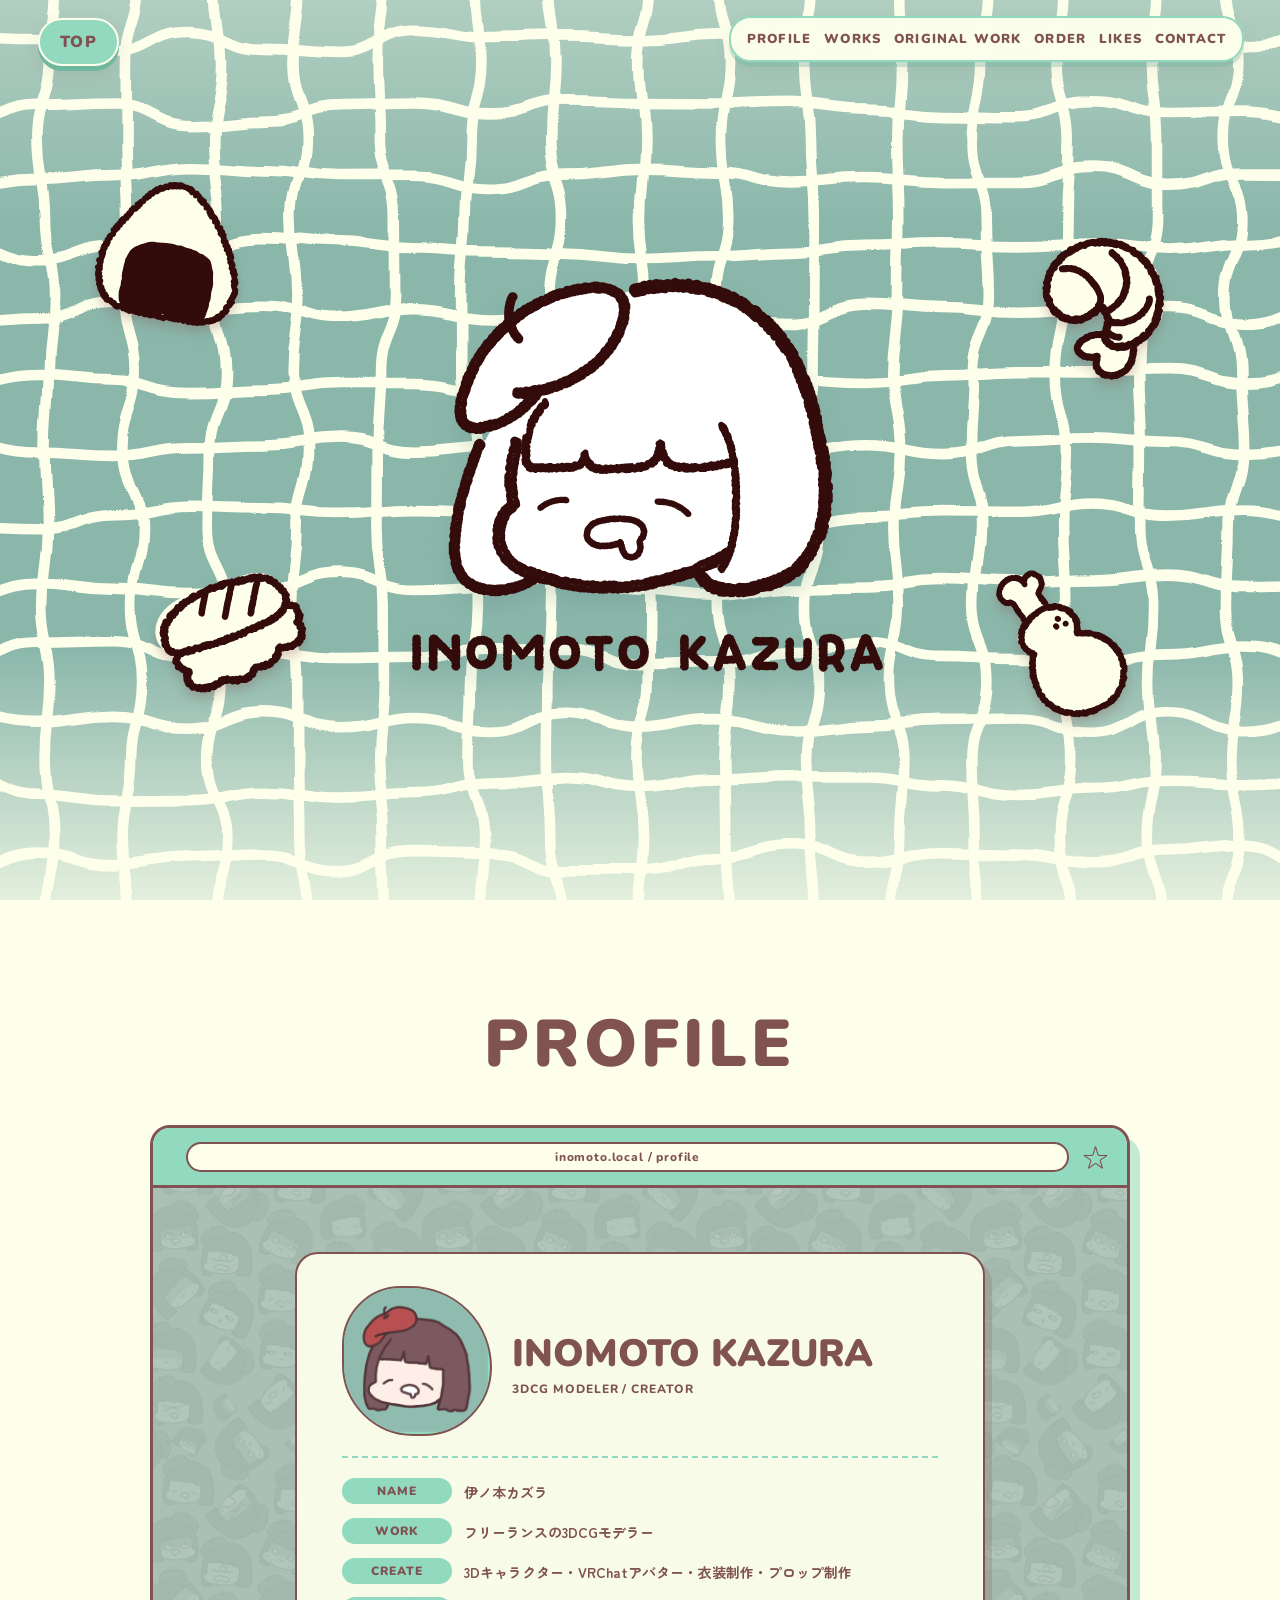
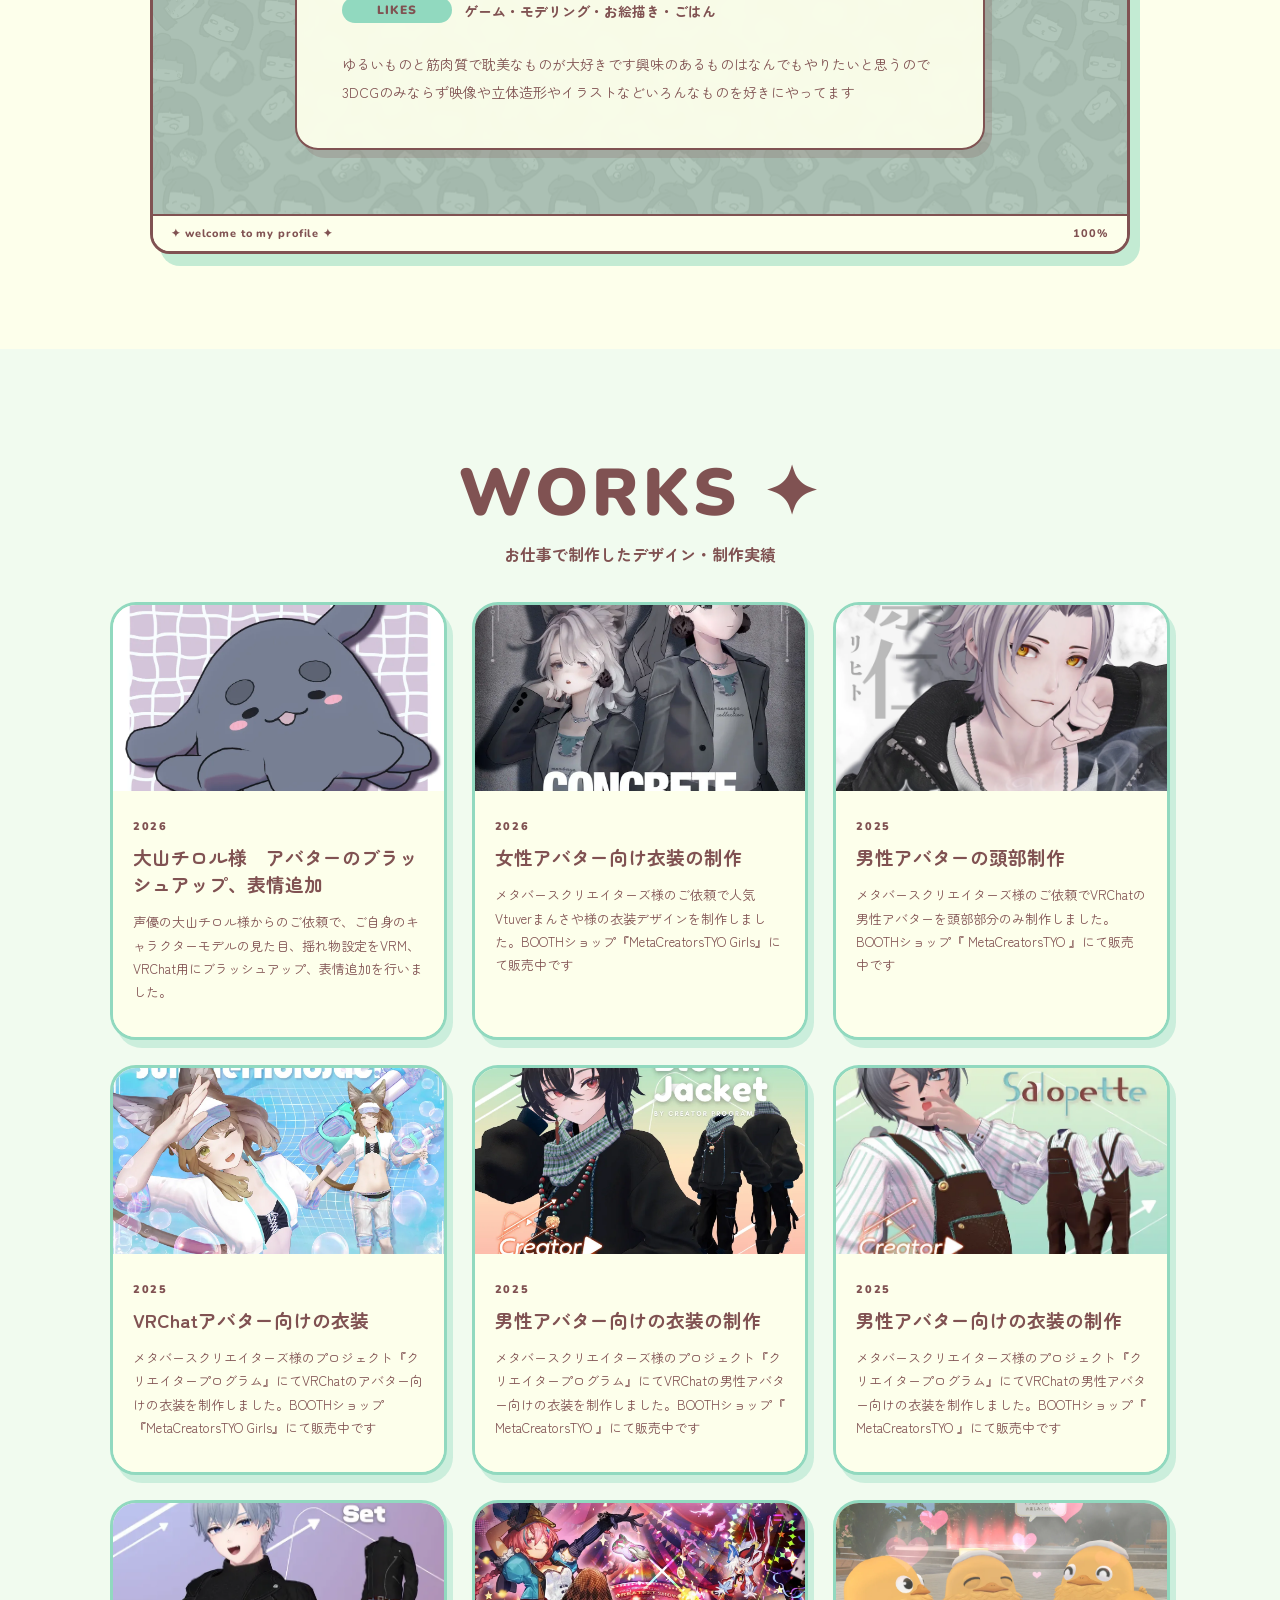
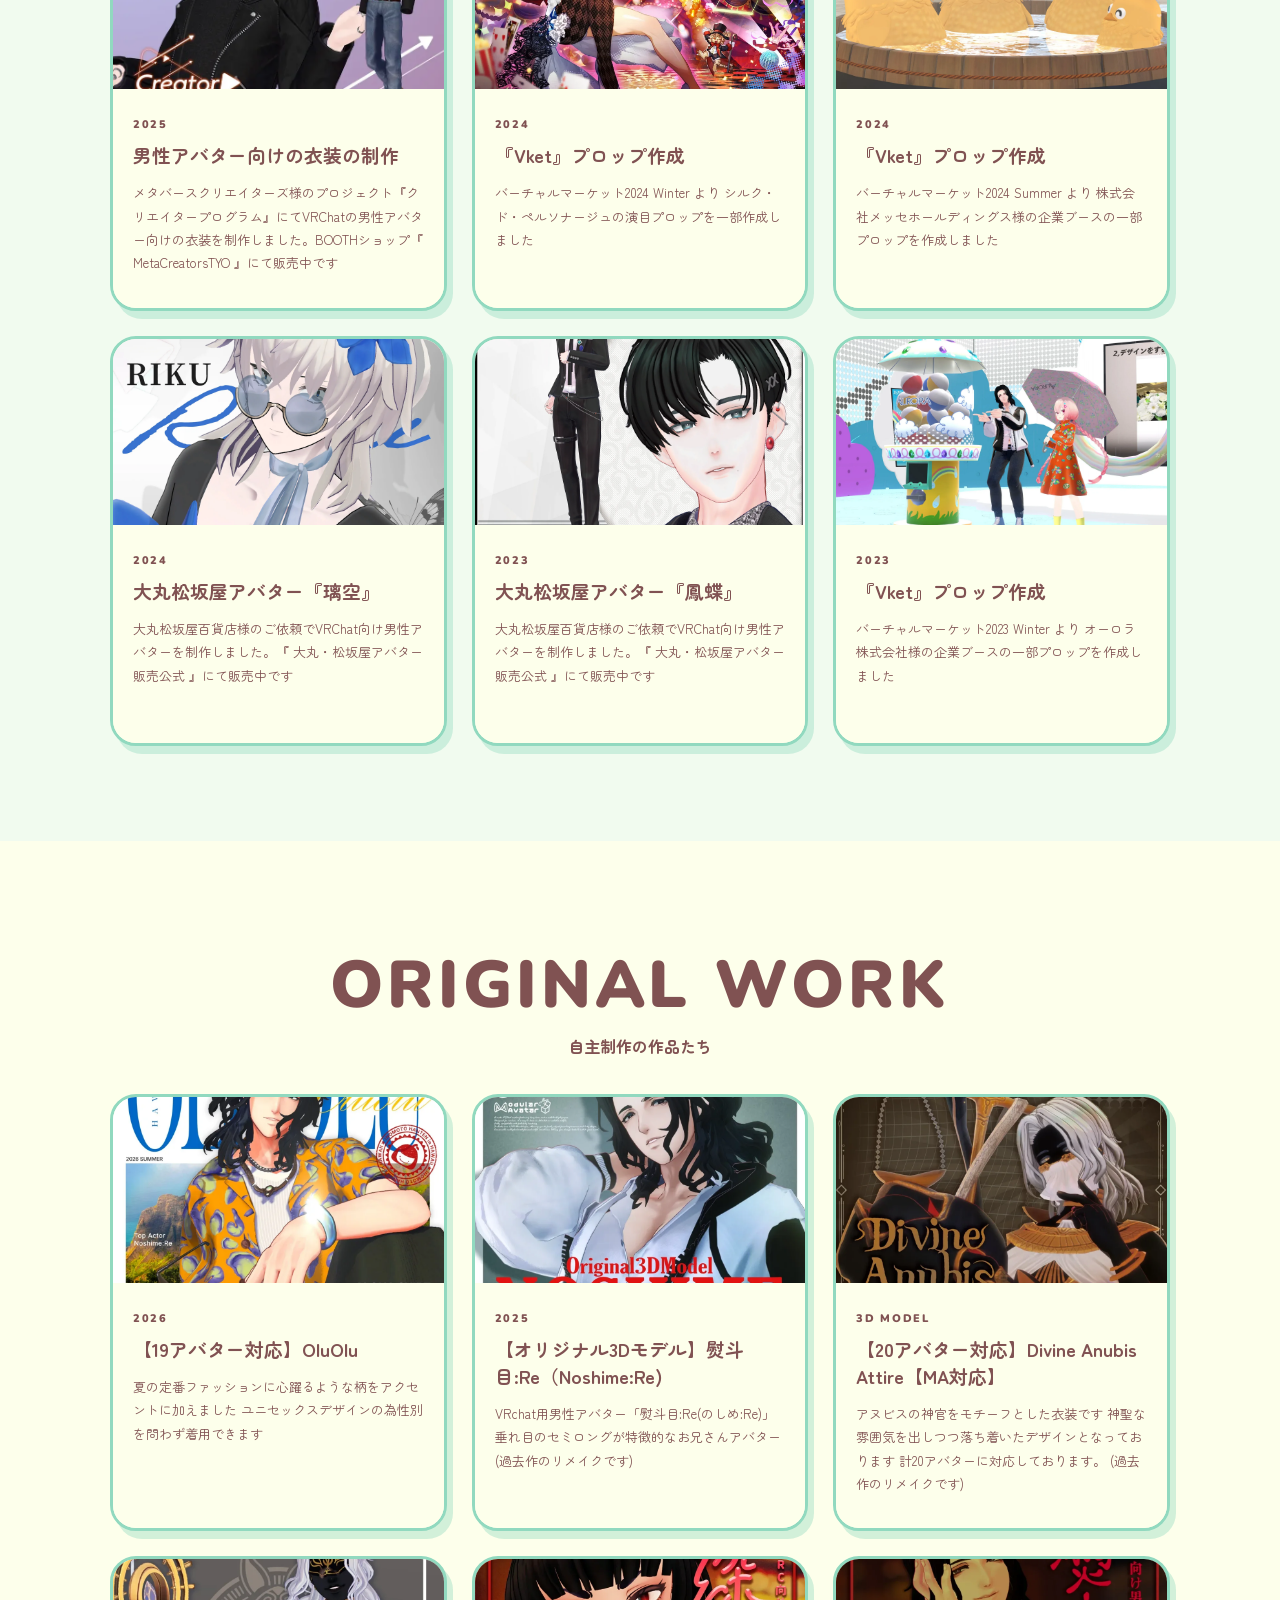
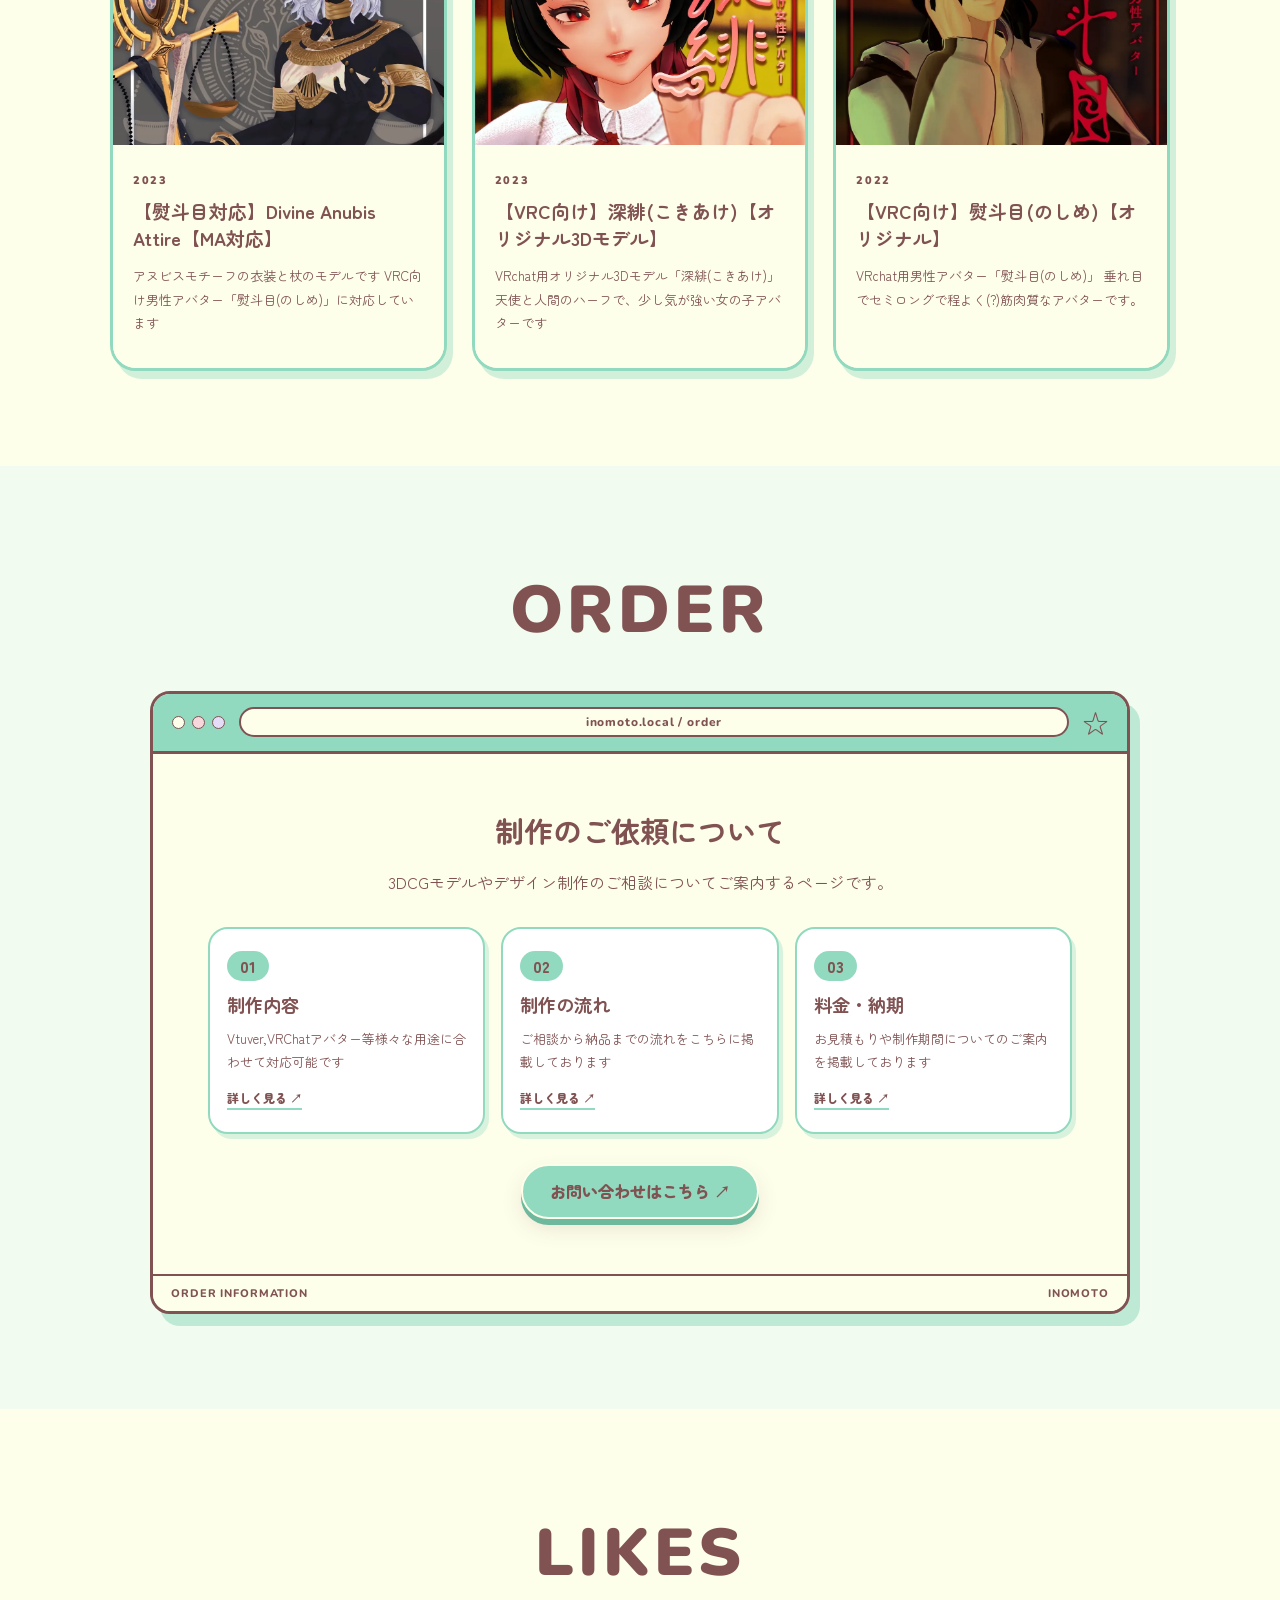
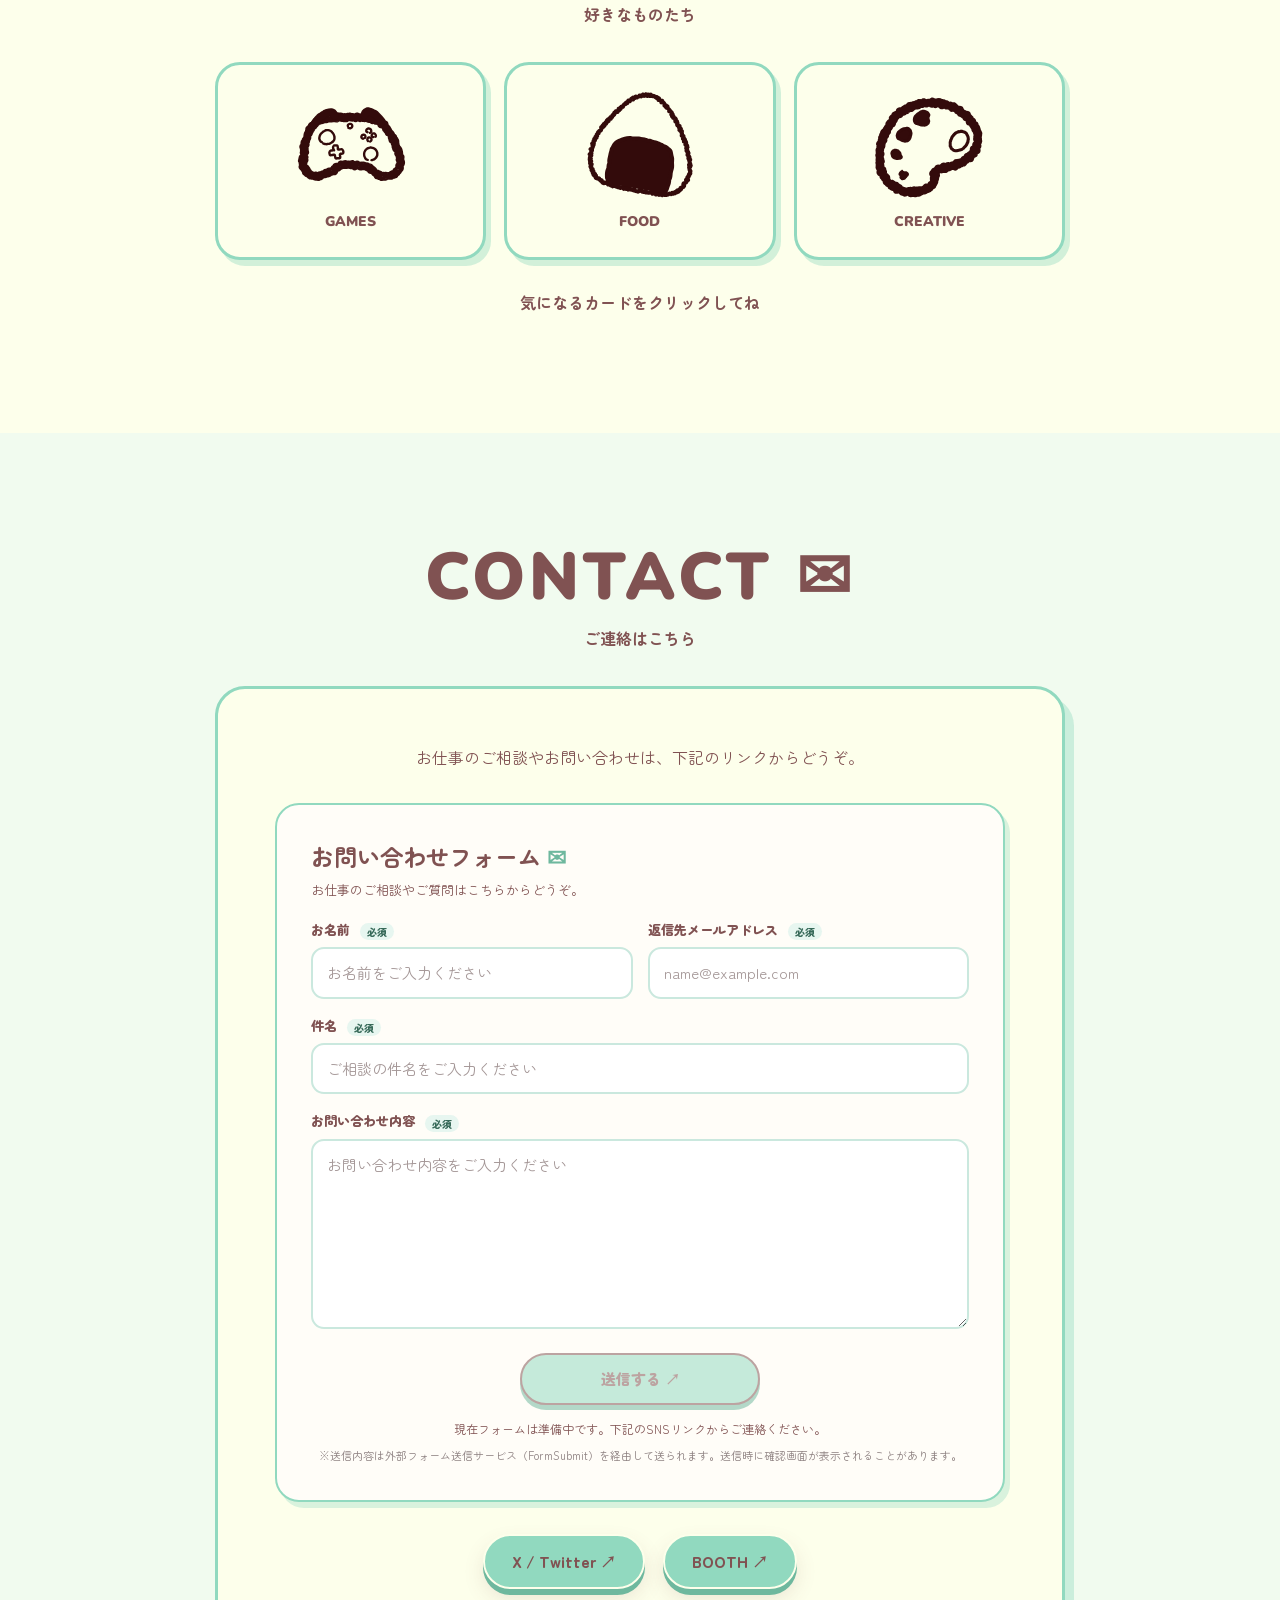
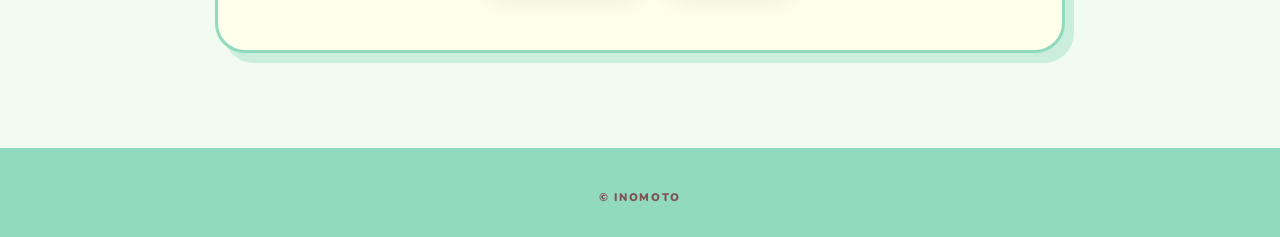
<file: index.html>
<!doctype html>
<html lang="ja"><head>
<meta charset="UTF-8"><meta name="viewport" content="width=device-width, initial-scale=1">
<meta name="theme-color" content="#FDFFEB"><meta name="description" content="INOMOTOの個人サイト。3DCG作品と好きなものを集めた場所。">
<title>INOMOTO | little world</title><link rel="stylesheet" href="style.css?v=20261110-20"><script src="script.js" defer=""></script><script src="hero-wave.js" defer=""></script><script src="hero-character.js?v=20261110-20" defer=""></script>
<style data-inomoto-card-layout="v9">
/* v9: 縦長カード。画像と本文は別の通常フローに固定する */
#works .cards > .work-card, #original-work .cards > .work-card {
  display: flex !important;
  flex-direction: column !important;
  height: auto !important;
  min-height: 410px;
  position: relative;
  overflow: hidden !important;
}
#works .work-card > .card-art, #original-work .work-card > .card-art {
  position: relative !important;
  display: block !important;
  flex: 0 0 auto !important;
  width: 100% !important;
  height: auto !important;
  aspect-ratio: 16 / 9 !important;
  min-height: 0 !important;
  max-height: none !important;
  margin: 0 !important;
  padding: 0 !important;
  overflow: hidden !important;
  isolation: isolate;
}
#works .work-card > .card-art > img, #original-work .work-card > .card-art > img {
  position: absolute !important;
  inset: 0 !important;
  width: 100% !important;
  height: 100% !important;
  max-height: 100% !important;
  object-fit: cover !important;
  object-position: center !important;
  display: block !important;
  margin: 0 !important;
}
#works .work-card > .card-body, #original-work .work-card > .card-body {
  display: block !important;
  position: relative !important;
  flex: 1 0 auto !important;
  width: 100% !important;
  height: auto !important;
  min-height: 190px;
  padding: 20px !important;
  margin: 0 !important;
  background: #FDFFEB !important;
  z-index: 2 !important;
  overflow-wrap: anywhere;
}
#works .work-card > .card-body h3, #original-work .work-card > .card-body h3,
#works .work-card > .card-body p, #original-work .work-card > .card-body p {
  position: static !important;
  transform: none !important;
  float: none !important;
  max-height: none !important;
  overflow-wrap: anywhere;
}
#works .work-card > .card-body p, #original-work .work-card > .card-body p {line-height: 1.8 !important;}
#work-detail-dialog .service-bottom-close {display: none !important;}
</style><style data-inomoto-card-layout="v9">
/* v9: 縦長カード。画像と本文は別の通常フローに固定する */
#works .cards > .work-card, #original-work .cards > .work-card {
  display: flex !important;
  flex-direction: column !important;
  height: auto !important;
  min-height: 410px;
  position: relative;
  overflow: hidden !important;
}
#works .work-card > .card-art, #original-work .work-card > .card-art {
  position: relative !important;
  display: block !important;
  flex: 0 0 auto !important;
  width: 100% !important;
  height: auto !important;
  aspect-ratio: 16 / 9 !important;
  min-height: 0 !important;
  max-height: none !important;
  margin: 0 !important;
  padding: 0 !important;
  overflow: hidden !important;
  isolation: isolate;
}
#works .work-card > .card-art > img, #original-work .work-card > .card-art > img {
  position: absolute !important;
  inset: 0 !important;
  width: 100% !important;
  height: 100% !important;
  max-height: 100% !important;
  object-fit: cover !important;
  object-position: center !important;
  display: block !important;
  margin: 0 !important;
}
#works .work-card > .card-body, #original-work .work-card > .card-body {
  display: block !important;
  position: relative !important;
  flex: 1 0 auto !important;
  width: 100% !important;
  height: auto !important;
  min-height: 190px;
  padding: 20px !important;
  margin: 0 !important;
  background: #FDFFEB !important;
  z-index: 2 !important;
  overflow-wrap: anywhere;
}
#works .work-card > .card-body h3, #original-work .work-card > .card-body h3,
#works .work-card > .card-body p, #original-work .work-card > .card-body p {
  position: static !important;
  transform: none !important;
  float: none !important;
  max-height: none !important;
  overflow-wrap: anywhere;
}
#works .work-card > .card-body p, #original-work .work-card > .card-body p {line-height: 1.8 !important;}
#work-detail-dialog .service-bottom-close {display: none !important;}
</style></head>
<body>
<header class="site-header"><a class="brand" href="#home" aria-label="ページの一番上へ戻る">TOP</a><nav aria-label="メインメニュー"><a href="#profile">PROFILE</a><a href="#works">WORKS</a><a href="#original-work">ORIGINAL WORK</a><a href="#order">ORDER</a><a href="#likes">LIKES</a><a href="#contact">CONTACT</a></nav></header>
<main>
<section class="hero" id="home" aria-label="トップページ">
<div class="hero-bg" aria-hidden="true">
<svg class="hero-wave-svg" viewBox="0 0 1280 1024" preserveAspectRatio="xMidYMid slice" xmlns="http://www.w3.org/2000/svg" role="presentation" focusable="false" aria-hidden="true">
  <defs>
    <g id="hero-wave-grid-paths" fill="none" stroke="#fdffeb" stroke-miterlimit="10" stroke-width="10">
    <path d="M-5.45-5.3C19.34-30.79,35.55,3.37,71.11,3.37s35.55-9.99,71.11-9.99S177.77,1.78,213.33,1.78s35.55-3.58,71.11-3.58,35.55.28,71.11.28,35.55.19,71.1.19,35.55.66,71.11.66,35.55-3.97,71.11-3.97,35.56,12.21,71.11,12.21,35.56-1.73,71.11-1.73,35.56-16.15,71.11-16.15,35.56,16.01,71.11,16.01,35.56-14.58,71.11-14.58,35.55,13.18,71.11,13.18,35.56,7.85,71.11,7.85,35.56-.85,71.11-.85,35.56-19.32,71.12-19.32,49.55-20.62,74.34,4.88c25.49,26.22-3.18,39.7-3.18,76.27,0,36.57,3.83,36.57,3.83,73.14,0,36.57,1.69,36.57,1.69,73.14,0,36.57-14.09,36.57-14.09,73.14,0,36.57,3.99,36.57,3.99,73.14,0,36.57,8.5,36.57,8.5,73.14s-6.09,36.57-6.09,73.14c0,36.57,8.15,36.57,8.15,73.14,0,36.57-17.11,36.57-17.11,73.14,0,36.57,14.65,36.57,14.65,73.14,0,36.57-14.61,36.57-14.61,73.14,0,36.57,18.85,36.57,18.85,73.15,0,36.57,4.37,36.57,4.37,73.15,0,36.57,20.42,53.82-5.07,80.05-24.78,25.49-42.65-8.29-78.2-8.29-35.55,0-35.55-10.5-71.11-10.5-35.56,0-35.56,6.81-71.11,6.81-35.55,0-35.55-4.02-71.11-4.02-35.55,0-35.55.71-71.11.71s-35.55,18.92-71.1,18.92-35.55-1.85-71.11-1.85-35.55-16.9-71.11-16.9c-35.56,0-35.56-3.9-71.11-3.9-35.56,0-35.56,4.59-71.11,4.59-35.56,0-35.56-4.12-71.11-4.12s-35.56,9.35-71.11,9.35c-35.56,0-35.56,14.49-71.11,14.49s-35.55-3.12-71.11-3.12-35.56-5.28-71.11-5.28-35.56-6.21-71.11-6.21c-35.56,0-35.56-7.94-71.12-7.94-35.56,0-42.03,31.69-66.82,6.19s4.29-32.39,4.29-68.96c0-36.57-9.05-36.57-9.05-73.14,0-36.57,12.61-36.57,12.61-73.14,0-36.57-14.96-36.57-14.96-73.14,0-36.57,10-36.57,10-73.14s-5.94-36.57-5.94-73.14,8.13-36.57,8.13-73.14.91-36.57.91-73.14c0-36.57.57-36.57.57-73.14,0-36.57,1.4-36.57,1.4-73.14s.06-36.57.06-73.14c0-36.57-20.1-36.57-20.1-73.15,0-36.57,21.76-38.93,13-74.44C-4.81,31.16-30.94,20.93-5.45-5.3Z"></path>
    <path d="M0,965.89c35.55,0,35.55-12.79,71.11-12.79s35.55,14.07,71.11,14.07,35.56-9.79,71.11-9.79,35.55,4.79,71.11,4.79,35.55-.96,71.11-.96,35.55-5.33,71.1-5.33,35.55,10.42,71.11,10.42,35.55,3.78,71.11,3.78,35.56-17.06,71.11-17.06,35.56,4.66,71.11,4.66,35.56-7.16,71.11-7.16,35.56,7.07,71.11,7.07,35.56,2.22,71.11,2.22,35.55,6.93,71.11,6.93,35.56,2.13,71.11,2.13,35.56-20.31,71.11-20.31,35.56,15.4,71.12,15.4,35.56-12.52,71.12-12.52"></path>
    <path d="M0,908.67c35.55,0,35.55-15.93,71.11-15.93s35.55,11.09,71.11,11.09,35.56-6.74,71.11-6.74,35.55-2.56,71.11-2.56,35.55,14.01,71.11,14.01,35.55-18.16,71.1-18.16,35.55,1.58,71.11,1.58,35.55,16.61,71.11,16.61,35.56-.06,71.11-.06,35.56-12.23,71.11-12.23,35.56-11.38,71.11-11.38,35.56,17.38,71.11,17.38,35.56-9.88,71.11-9.88,35.55,1.33,71.11,1.33,35.56,8.11,71.11,8.11,35.56-12.21,71.11-12.21,35.56-5.09,71.12-5.09,35.56,22.76,71.12,22.76"></path>
    <path d="M0,819.78c35.55,0,35.55,17.41,71.11,17.41s35.55,5.61,71.11,5.61,35.56-.46,71.11-.46,35.55-8.94,71.11-8.94,35.55,6.54,71.11,6.54,35.55-3.41,71.1-3.41,35.55-9.87,71.11-9.87,35.55-5.14,71.11-5.14,35.56,10.29,71.11,10.29,35.56-8.1,71.11-8.1,35.56-2.98,71.11-2.98,35.56.27,71.11.27,35.56,7.4,71.11,7.4,35.55,11.01,71.11,11.01,35.56-5.56,71.11-5.56,35.56-8.83,71.11-8.83,35.56,2.25,71.12,2.25,35.56-2.83,71.12-2.83"></path>
    <path d="M0,761.42c35.55,0,35.55,8.85,71.11,8.85s35.55-6.54,71.11-6.54,35.56,11.28,71.11,11.28,35.55-15.63,71.11-15.63,35.55,15.08,71.11,15.08,35.55-9.59,71.1-9.59,35.55,11.14,71.11,11.14,35.55-17.92,71.11-17.92,35.56,16.8,71.11,16.8,35.56-8.08,71.11-8.08,35.56,10.84,71.11,10.84,35.56-5.59,71.11-5.59,35.56-5.49,71.11-5.49,35.55-1.23,71.11-1.23,35.56,14.35,71.11,14.35,35.56-21.2,71.11-21.2,35.56,17.75,71.12,17.75,35.56-10.73,71.12-10.73"></path>
    <path d="M0,712.48c35.55,0,35.55-18.8,71.11-18.8s35.55-1.21,71.11-1.21,35.56,16.6,71.11,16.6,35.55-5.13,71.11-5.13,35.55,6.18,71.11,6.18,35.55-1.18,71.1-1.18,35.55-11.71,71.11-11.71,35.55.53,71.11.53,35.56,17.15,71.11,17.15,35.56-1.72,71.11-1.72,35.56-11.49,71.11-11.49,35.56-8.81,71.11-8.81,35.56,15.25,71.11,15.25,35.55,1.99,71.11,1.99,35.56.47,71.11.47,35.56-7.65,71.11-7.65,35.56-7.48,71.12-7.48,35.56,13.85,71.12,13.85"></path>
    <path d="M0,650.35c35.55,0,35.55-13.03,71.11-13.03s35.55,5.61,71.11,5.61,35.56,5.08,71.11,5.08,35.55-4.46,71.11-4.46,35.55-14.94,71.11-14.94,35.55,15.36,71.1,15.36,35.55-2.84,71.11-2.84,35.55-12.53,71.11-12.53,35.56,17.02,71.11,17.02,35.56,4.75,71.11,4.75,35.56-8.56,71.11-8.56,35.56-1.04,71.11-1.04,35.56-6.13,71.11-6.13,35.55,3.26,71.11,3.26,35.56-2.74,71.11-2.74,35.56-5.63,71.11-5.63,35.56,11.73,71.12,11.73,35.56-1.06,71.12-1.06"></path>
    <path d="M0,583.95c35.55,0,35.55,1.88,71.11,1.88s35.55-13.27,71.11-13.27,35.56-7.92,71.11-7.92,35.55,1.53,71.11,1.53,35.55,4.25,71.11,4.25,35.55-3.58,71.1-3.58,35.55,1.65,71.11,1.65,35.55,17.85,71.11,17.85,35.56-4.7,71.11-4.7,35.56-9.09,71.11-9.09,35.56,10.47,71.11,10.47,35.56-8.19,71.11-8.19,35.56-3.29,71.11-3.29,35.55.64,71.11.64,35.56-8.77,71.11-8.77,35.56,11.48,71.11,11.48,35.56-5.66,71.12-5.66,35.56,9.53,71.12,9.53"></path>
    <path d="M0,504.62c35.55,0,35.55,9.71,71.11,9.71s35.55,3.23,71.11,3.23,35.56-8.03,71.11-8.03,35.55-1.72,71.11-1.72,35.55-6.72,71.11-6.72,35.55,12.6,71.1,12.6,35.55-4.69,71.11-4.69,35.55-2.07,71.11-2.07,35.56-2.58,71.11-2.58,35.56.22,71.11.22,35.56,10.82,71.11,10.82,35.56-7.87,71.11-7.87,35.56,8.33,71.11,8.33,35.55-13.08,71.11-13.08,35.56-2.69,71.11-2.69,35.56,4.12,71.11,4.12,35.56,11.59,71.12,11.59,35.56-6.44,71.12-6.44"></path>
    <path d="M0,452.17c35.55,0,35.55-8.04,71.11-8.04s35.55,4.03,71.11,4.03,35.56,11.17,71.11,11.17,35.55-2.43,71.11-2.43,35.55-6.29,71.11-6.29,35.55.11,71.1.11,35.55,7.79,71.11,7.79,35.55-5.97,71.11-5.97,35.56-10.16,71.11-10.16,35.56,11.36,71.11,11.36,35.56-9.7,71.11-9.7,35.56,2.83,71.11,2.83,35.56-6.26,71.11-6.26,35.55-2.93,71.11-2.93,35.56.18,71.11.18,35.56-2.17,71.11-2.17,35.56,12.77,71.12,12.77,35.56-12.95,71.12-12.95"></path>
    <path d="M0,392.35c35.55,0,35.55-3.6,71.11-3.6s35.55-16.71,71.11-16.71,35.56,6.31,71.11,6.31,35.55-3.4,71.11-3.4,35.55,13.25,71.11,13.25,35.55-8.09,71.1-8.09,35.55,8.75,71.11,8.75,35.55-5.5,71.11-5.5,35.56-9.17,71.11-9.17,35.56,12.42,71.11,12.42,35.56,4.7,71.11,4.7,35.56-17.35,71.11-17.35,35.56,4.09,71.11,4.09,35.55,4.44,71.11,4.44,35.56-2.8,71.11-2.8,35.56-.69,71.11-.69,35.56,13.87,71.12,13.87,35.56-14.86,71.12-14.86"></path>
    <path d="M0,317.16c35.55,0,35.55,14.87,71.11,14.87s35.55-13.44,71.11-13.44,35.56,7.42,71.11,7.42,35.55-13.93,71.11-13.93,35.55,4.61,71.11,4.61,35.55,5.98,71.1,5.98,35.55,3.03,71.11,3.03,35.55,1.05,71.11,1.05,35.56,5.01,71.11,5.01,35.56-2.51,71.11-2.51,35.56-3.22,71.11-3.22,35.56-5.68,71.11-5.68,35.56-2.41,71.11-2.41,35.55,1.97,71.11,1.97,35.56-2.73,71.11-2.73,35.56,5.74,71.11,5.74,35.56-6.78,71.12-6.78,35.56-6.72,71.12-6.72"></path>
    <path d="M0,263.44c35.55,0,35.55-6.26,71.11-6.26s35.55-4.54,71.11-4.54,35.56-8.39,71.11-8.39,35.55,3.91,71.11,3.91,35.55,6.26,71.11,6.26,35.55-.14,71.1-.14,35.55,11.37,71.11,11.37,35.55-13.47,71.11-13.47,35.56-5.56,71.11-5.56,35.56,2.79,71.11,2.79,35.56,10.16,71.11,10.16,35.56-4.16,71.11-4.16,35.56,3.85,71.11,3.85,35.55-.05,71.11-.05,35.56-12.63,71.11-12.63,35.56,16.12,71.11,16.12,35.56-12.45,71.12-12.45,35.56.14,71.12.14"></path>
    <path d="M0,204.04c35.55,0,35.55-15.81,71.11-15.81s35.55-2.2,71.11-2.2,35.56,18.62,71.11,18.62,35.55-4.29,71.11-4.29,35.55-12.8,71.11-12.8,35.55-1.47,71.1-1.47,35.55,10.22,71.11,10.22,35.55-12.27,71.11-12.27,35.56,1.59,71.11,1.59,35.56.39,71.11.39,35.56-1.62,71.11-1.62,35.56,5.5,71.11,5.5,35.56,5.23,71.11,5.23,35.55,1.11,71.11,1.11,35.56-13.25,71.11-13.25,35.56,12.9,71.11,12.9,35.56-1.2,71.12-1.2,35.56,8.53,71.12,8.53"></path>
    <path d="M0,124.54c35.55,0,35.55,1.65,71.11,1.65s35.55,9.92,71.11,9.92,35.56-19.44,71.11-19.44,35.55,16.9,71.11,16.9,35.55,3.79,71.11,3.79,35.55-21.7,71.1-21.7,35.55,7.61,71.11,7.61,35.55-1.51,71.11-1.51,35.56,2.04,71.11,2.04,35.56-5.75,71.11-5.75,35.56,4.15,71.11,4.15,35.56,10.3,71.11,10.3,35.56.61,71.11.61,35.55-8.75,71.11-8.75,35.56,14.76,71.11,14.76,35.56-.91,71.11-.91,35.56-6.97,71.12-6.97,35.56-12.49,71.12-12.49"></path>
    <path d="M0,71.03c35.55,0,35.55.47,71.11.47s35.55,4.18,71.11,4.18,35.56-14.16,71.11-14.16,35.55.74,71.11.74,35.55,8.49,71.11,8.49,35.55-19.15,71.1-19.15,35.55,21.53,71.11,21.53,35.55-4.91,71.11-4.91,35.56-13.07,71.11-13.07,35.56,21.15,71.11,21.15,35.56-19.02,71.11-19.02,35.56-3.44,71.11-3.44,35.56,12.67,71.11,12.67,35.55-9.56,71.11-9.56,35.56,12.68,71.11,12.68,35.56-13.1,71.11-13.1,35.56,15.68,71.12,15.68,35.56,3.62,71.12,3.62"></path>
    <path d="M1207.88,0c0,36.57-15.9,36.57-15.9,73.14,0,36.57,12.12,36.57,12.12,73.14,0,36.57-13.8,36.57-13.8,73.14,0,36.57,17.62,36.57,17.62,73.14,0,36.57-16.13,36.57-16.13,73.14,0,36.57,12.4,36.57,12.4,73.14,0,36.57,3.54,36.57,3.54,73.14,0,36.57-12.79,36.57-12.79,73.14,0,36.57-2.56,36.57-2.56,73.14,0,36.57,12.18,36.57,12.18,73.14,0,36.57-7.09,36.57-7.09,73.14,0,36.57,8.73,36.57,8.73,73.15,0,36.57-14.54,36.57-14.54,73.15s12.45,36.57,12.45,73.15"></path>
    <path d="M1119.75,0c0,36.57,7.39,36.57,7.39,73.14,0,36.57-5.57,36.57-5.57,73.14,0,36.57,5.82,36.57,5.82,73.14q0,36.57.06,73.14c0,36.57-13.88,36.57-13.88,73.14,0,36.57-2.98,36.57-2.98,73.14,0,36.57,2.47,36.57,2.47,73.14,0,36.57-.61,36.57-.61,73.14,0,36.57,12.21,36.57,12.21,73.14,0,36.57-4.79,36.57-4.79,73.14,0,36.57,5.28,36.57,5.28,73.14,0,36.57-8.39,36.57-8.39,73.15,0,36.57,12.99,36.57,12.99,73.15,0,36.57-9.41,36.57-9.41,73.15"></path>
    <path d="M1038.73,0c0,36.57-.21,36.57-.21,73.14,0,36.57-5.01,36.57-5.01,73.14,0,36.57,11.45,36.57,11.45,73.14,0,36.57-2.93,36.57-2.93,73.14,0,36.57-1.99,36.57-1.99,73.14,0,36.57-8.29,36.57-8.29,73.14,0,36.57,10.58,36.57,10.58,73.14,0,36.57-4.48,36.57-4.48,73.14,0,36.57,3.04,36.57,3.04,73.14,0,36.57-1.76,36.57-1.76,73.14,0,36.57,7.33,36.57,7.33,73.14,0,36.57-12.58,36.57-12.58,73.15,0,36.57,13.87,36.57,13.87,73.15,0,36.57-.65,36.57-.65,73.15"></path>
    <path d="M954.32,0c0,36.57,14.51,36.57,14.51,73.14,0,36.57-8.32,36.57-8.32,73.14,0,36.57-8.97,36.57-8.97,73.14,0,36.57,14.24,36.57,14.24,73.14,0,36.57,2.9,36.57,2.9,73.14,0,36.57-15.94,36.57-15.94,73.14,0,36.57-2.77,36.57-2.77,73.14,0,36.57,11.51,36.57,11.51,73.14,0,36.57-6.63,36.57-6.63,73.14,0,36.57,14.35,36.57,14.35,73.14,0,36.57-15.99,36.57-15.99,73.14,0,36.57,3,36.57,3,73.15,0,36.57,4.68,36.57,4.68,73.15,0,36.57-1.39,36.57-1.39,73.15"></path>
    <path d="M871.9,0c0,36.57,12.13,36.57,12.13,73.14,0,36.57,1.95,36.57,1.95,73.14,0,36.57-3.67,36.57-3.67,73.14,0,36.57,1.91,36.57,1.91,73.14,0,36.57-1.23,36.57-1.23,73.14,0,36.57-5.34,36.57-5.34,73.14,0,36.57,7.29,36.57,7.29,73.14,0,36.57-6.28,36.57-6.28,73.14,0,36.57,5.08,36.57,5.08,73.14,0,36.57-9.31,36.57-9.31,73.14,0,36.57,14.59,36.57,14.59,73.14,0,36.57-3.87,36.57-3.87,73.15,0,36.57-10.02,36.57-10.02,73.15,0,36.57,9.4,36.57,9.4,73.15"></path>
    <path d="M806.48,0c0,36.57-1.67,36.57-1.67,73.14,0,36.57-8.63,36.57-8.63,73.14,0,36.57,5.67,36.57,5.67,73.14,0,36.57,3.6,36.57,3.6,73.14,0,36.57-.43,36.57-.43,73.14,0,36.57-.73,36.57-.73,73.14,0,36.57-10.63,36.57-10.63,73.14,0,36.57,13.4,36.57,13.4,73.14,0,36.57-13.71,36.57-13.71,73.14s12.3,36.57,12.3,73.14c0,36.57-11.22,36.57-11.22,73.14,0,36.57,4.86,36.57,4.86,73.15,0,36.57,4.4,36.57,4.4,73.15,0,36.57-2.86,36.57-2.86,73.15"></path>
    <path d="M723.83,0c0,36.57-10.66,36.57-10.66,73.14,0,36.57,10.46,36.57,10.46,73.14,0,36.57-8.59,36.57-8.59,73.14,0,36.57,6.9,36.57,6.9,73.14,0,36.57-12.15,36.57-12.15,73.14,0,36.57,8.64,36.57,8.64,73.14,0,36.57,1.99,36.57,1.99,73.14,0,36.57-8.28,36.57-8.28,73.14q0,36.57-.07,73.14c0,36.57,12.9,36.57,12.9,73.14,0,36.57-5.73,36.57-5.73,73.14,0,36.57.85,36.57.85,73.15,0,36.57,3.29,36.57,3.29,73.15,0,36.57,5.79,36.57,5.79,73.15"></path>
    <path d="M645.95,0c0,36.57,2.16,36.57,2.16,73.14,0,36.57-11.17,36.57-11.17,73.14s5.03,36.57,5.03,73.14c0,36.57-4.3,36.57-4.3,73.14,0,36.57,5.45,36.57,5.45,73.14,0,36.57-4.57,36.57-4.57,73.14s-1.74,36.57-1.74,73.14,11.22,36.57,11.22,73.14c0,36.57,1.35,36.57,1.35,73.14s-.67,36.57-.67,73.14c0,36.57-11.5,36.57-11.5,73.14,0,36.57,6.25,36.57,6.25,73.15,0,36.57-4.47,36.57-4.47,73.15s6.26,36.57,6.26,73.15"></path>
    <path d="M567.88,0c0,36.57-15.42,36.57-15.42,73.14,0,36.57,6.5,36.57,6.5,73.14s-3.98,36.57-3.98,73.14,12.93,36.57,12.93,73.14c0,36.57-11.92,36.57-11.92,73.14,0,36.57-1.64,36.57-1.64,73.14s-2.82,36.57-2.82,73.14,4.56,36.57,4.56,73.14c0,36.57-2.37,36.57-2.37,73.14,0,36.57-3.39,36.57-3.39,73.14s-.53,36.57-.53,73.14c0,36.57,3.32,36.57,3.32,73.15,0,36.57,14.35,36.57,14.35,73.15s-7.34,36.57-7.34,73.15"></path>
    <path d="M488.47,0c0,36.57-3.19,36.57-3.19,73.14,0,36.57,4.75,36.57,4.75,73.14,0,36.57-10.2,36.57-10.2,73.14s-4.74,36.57-4.74,73.14c0,36.57-4.22,36.57-4.22,73.14s.18,36.57.18,73.14,16.5,36.57,16.5,73.14c0,36.57-4.6,36.57-4.6,73.14,0,36.57,1.81,36.57,1.81,73.14s-6.49,36.57-6.49,73.14-2.44,36.57-2.44,73.14c0,36.57,13.93,36.57,13.93,73.15,0,36.57-4.57,36.57-4.57,73.15s-15.33,36.57-15.33,73.15"></path>
    <path d="M408.43,0c0,36.57-11.62,36.57-11.62,73.14,0,36.57-5.55,36.57-5.55,73.14,0,36.57,2.02,36.57,2.02,73.14,0,36.57,15.91,36.57,15.91,73.14,0,36.57.36,36.57.36,73.14s-15.11,36.57-15.11,73.14-3.2,36.57-3.2,73.14c0,36.57-.25,36.57-.25,73.14,0,36.57,5.84,36.57,5.84,73.14,0,36.57.26,36.57.26,73.14s-4.4,36.57-4.4,73.14c0,36.57,5.21,36.57,5.21,73.15,0,36.57,1.91,36.57,1.91,73.15s6.18,36.57,6.18,73.15"></path>
    <path d="M326.43,0c0,36.57-9.58,36.57-9.58,73.14,0,36.57-6.06,36.57-6.06,73.14,0,36.57,13.58,36.57,13.58,73.14s-12.71,36.57-12.71,73.14c0,36.57,5.77,36.57,5.77,73.14,0,36.57-6.34,36.57-6.34,73.14s15.38,36.57,15.38,73.14-10.89,36.57-10.89,73.14c0,36.57-5.13,36.57-5.13,73.14s6.75,36.57,6.75,73.14-.05,36.57-.05,73.14c0,36.57,1.11,36.57,1.11,73.15,0,36.57,7.92,36.57,7.92,73.15s.8,36.57.8,73.15"></path>
    <path d="M230.03,0c0,36.57,8.23,36.57,8.23,73.14,0,36.57,6.17,36.57,6.17,73.14s-9.3,36.57-9.3,73.14c0,36.57,6.07,36.57,6.07,73.14,0,36.57-3.79,36.57-3.79,73.14,0,36.57,10.75,36.57,10.75,73.14,0,36.57-15.24,36.57-15.24,73.14s-2.06,36.57-2.06,73.14c0,36.57,18.45,36.57,18.45,73.14s-5.46,36.57-5.46,73.14-12.57,36.57-12.57,73.14c0,36.57,18.05,36.57,18.05,73.15,0,36.57-11.46,36.57-11.46,73.15s-1.38,36.57-1.38,73.15"></path>
    <path d="M163.49,0c0,36.57,1.93,36.57,1.93,73.14,0,36.57-11.68,36.57-11.68,73.14s-.41,36.57-.41,73.14c0,36.57,2.36,36.57,2.36,73.14,0,36.57-2.29,36.57-2.29,73.14,0,36.57,10.41,36.57,10.41,73.14s-12.52,36.57-12.52,73.14,17.61,36.57,17.61,73.14c0,36.57-10.35,36.57-10.35,73.14s11.34,36.57,11.34,73.14c0,36.57-10.36,36.57-10.36,73.14,0,36.57-9,36.57-9,73.15,0,36.57,7.08,36.57,7.08,73.15s-.61,36.57-.61,73.15"></path>
    <path d="M89.86,0c0,36.57-1.95,36.57-1.95,73.14,0,36.57-5.16,36.57-5.16,73.14s-12.54,36.57-12.54,73.14,7.1,36.57,7.1,73.14c0,36.57,8.64,36.57,8.64,73.14,0,36.57-4.92,36.57-4.92,73.14s-3.25,36.57-3.25,73.14,2.42,36.57,2.42,73.14c0,36.57-5.53,36.57-5.53,73.14s8.74,36.57,8.74,73.14-4.55,36.57-4.55,73.14c0,36.57,7.2,36.57,7.2,73.15,0,36.57-8.72,36.57-8.72,73.15s5.42,36.57,5.42,73.15"></path>
    </g>
    <!-- 既存のSVG線だけをゆっくり変形。背景の色面は変形しない。 -->
    <filter id="hero-wave-ambient-filter" x="-8%" y="-8%" width="116%" height="116%" color-interpolation-filters="sRGB">
      <feTurbulence type="fractalNoise" baseFrequency="0.0065 0.008" numOctaves="2" seed="5" result="wave-noise">
        <animate attributeName="baseFrequency" values="0.0065 0.008;0.0083 0.0064;0.0065 0.008" keyTimes="0;0.5;1" dur="19s" repeatCount="indefinite"></animate>
      </feTurbulence>
      <feDisplacementMap in="SourceGraphic" in2="wave-noise" scale="14" xChannelSelector="R" yChannelSelector="G">
        <animate attributeName="scale" values="12;18;12" dur="15s" repeatCount="indefinite"></animate>
      </feDisplacementMap>
    </filter>
    <!-- マウス付近は別のゆがみを半径250px程度でなめらかに重ねる。 -->
    <filter id="hero-wave-pointer-filter" x="-12%" y="-12%" width="124%" height="124%" color-interpolation-filters="sRGB">
      <feTurbulence type="fractalNoise" baseFrequency="0.009 0.011" numOctaves="2" seed="9" result="pointer-noise"></feTurbulence>
      <feDisplacementMap in="SourceGraphic" in2="pointer-noise" scale="44" xChannelSelector="R" yChannelSelector="G"></feDisplacementMap>
    </filter>
    <radialGradient id="hero-wave-pointer-fade" gradientUnits="userSpaceOnUse" cx="-500" cy="-500" r="240">
      <stop offset="0" stop-color="white"></stop>
      <stop offset="0.52" stop-color="white"></stop>
      <stop offset="1" stop-color="black"></stop>
    </radialGradient>
    <radialGradient id="hero-wave-ambient-away" gradientUnits="userSpaceOnUse" cx="-500" cy="-500" r="240">
      <stop offset="0" stop-color="black"></stop>
      <stop offset="0.52" stop-color="black"></stop>
      <stop offset="1" stop-color="white"></stop>
    </radialGradient>
    <mask id="hero-wave-pointer-mask" x="-300" y="-300" width="1880" height="1624" maskUnits="userSpaceOnUse" maskContentUnits="userSpaceOnUse" style="mask-type:luminance">
      <rect x="-300" y="-300" width="1880" height="1624" fill="url(#hero-wave-pointer-fade)"></rect>
    </mask>
    <mask id="hero-wave-ambient-mask" x="-300" y="-300" width="1880" height="1624" maskUnits="userSpaceOnUse" maskContentUnits="userSpaceOnUse" style="mask-type:luminance">
      <rect x="-300" y="-300" width="1880" height="1624" fill="url(#hero-wave-ambient-away)"></rect>
    </mask>
  </defs>
  <rect width="1280" height="1024" fill="#8bb7ab"></rect>
  <use id="hero-wave-ambient" href="#hero-wave-grid-paths" filter="url(#hero-wave-ambient-filter)"></use>
  <use id="hero-wave-pointer" href="#hero-wave-grid-paths" filter="url(#hero-wave-pointer-filter)" mask="url(#hero-wave-pointer-mask)"></use>
</svg>
</div><div class="hero-shade" aria-hidden="true"></div>
<span class="decor d1" aria-hidden="true"><img src="assets/effect/onigiri.svg" alt="" draggable="false"></span><span class="decor d2" aria-hidden="true"><img src="assets/effect/ebi.svg" alt="" draggable="false"></span><span class="decor d3" aria-hidden="true"><img src="assets/effect/sushi.svg" alt="" draggable="false"></span><span class="decor d4" aria-hidden="true"><img src="assets/effect/niku.svg" alt="" draggable="false"></span>
<div class="hero-inner">
<div class="art-stack"><img class="name-art" src="assets/name.svg" alt="INOMOTO KAZURA"><img class="character-art" src="assets/character.svg" alt="オリジナルキャラクター"><button class="hero-character-hitbox" type="button" aria-label="中央のキャラクターをクリックして、食べ物のイラストを飛ばす"></button></div>
</div>

</section>
<section class="content-section profile-section" id="profile" aria-labelledby="profile-title">
 <div class="section-heading"><h2 id="profile-title">PROFILE</h2></div>
 <div class="browser-window">
 <div class="browser-bar">
 <div class="browser-dots" aria-hidden="true"></div>
 <div class="browser-address"><span aria-hidden="true"></span> inomoto.local / profile</div>
 <div class="browser-star" aria-hidden="true">☆</div>
 </div>
 <div class="browser-content">
 <div class="profile-sheet">
 <div class="profile-heading"><span class="profile-sticker profile-icon"><img src="assets/inomoto_icon.svg" alt="いのもとのプロフィールアイコン"></span><div><span class="profile-overline"></span><h3>INOMOTO KAZURA</h3><p>3DCG MODELER / CREATOR</p></div></div>
 <dl class="profile-details">
 <div><dt>NAME</dt><dd>伊ノ本カズラ</dd></div>
 <div><dt>WORK</dt><dd>フリーランスの3DCGモデラー</dd></div>
 <div><dt>CREATE</dt><dd>3Dキャラクター・VRChatアバター・衣装制作・プロップ制作</dd></div>
 <div><dt>LIKES</dt><dd>ゲーム・モデリング・お絵描き・ごはん</dd></div>
 </dl>
 <p class="profile-message">ゆるいものと筋肉質で耽美なものが大好きです興味のあるものはなんでもやりたいと思うので3DCGのみならず映像や立体造形やイラストなどいろんなものを好きにやってます</p>
 <p class="profile-edit-note"></p>
 </div>
 </div>
 <div class="browser-status"><span>✦ welcome to my profile ✦</span><span>100% </span></div>
 </div>
</section>

<section class="content-section works-section" id="works"><div class="section-heading"><h2>WORKS <span>✦</span></h2><p>お仕事で制作したデザイン・制作実績</p></div><div class="cards"><article class="work-card" data-work-number="12"><div class="card-art"><img alt="作品画像" style="width: 100%; height: 100%; object-fit: cover;" src="assets/uploads/image-1794366193477-576416.webp"></div><div class="card-body"><span class="tag">2026</span><h3>大山チロル様　アバターのブラッシュアップ、表情追加</h3><p>声優の大山チロル様からのご依頼で、ご自身のキャラクターモデルの見た目、揺れ物設定をVRM、VRChat用にブラッシュアップ、表情追加を行いました。</p></div><div class="work-detail-data" hidden=""><div class="work-detail-description"><p>デフォルトの表情調整に加え、喜び顔、泣き顔、怒り顔を追加作成しました。</p></div><div class="work-detail-gallery"><img alt="作品詳細画像" src="assets/uploads/image-1794366282764-849135.webp"><img alt="作品詳細画像" src="assets/uploads/image-1794366287265-629119.webp"></div></div></article><article class="work-card" data-work-number="11"><div class="card-art"><img alt="作品画像" style="width: 100%; height: 100%; object-fit: cover;" src="assets/uploads/image-1794179837738-152256.webp"></div><div class="card-body"><span class="tag">2026</span><h3>女性アバター向け衣装の制作</h3><p>メタバースクリエイターズ様のご依頼で人気Vtuverまんさや様の衣装デザインを制作しました。BOOTHショップ『MetaCreatorsTYO Girls』にて販売中です  </p></div><div class="work-detail-data" hidden=""><div class="work-detail-description"><p><a href="https://metacre-girls.booth.pm/items/8290919" target="_blank" rel="noopener noreferrer">『MetaCreatorsTYO Girls』のリンクはこちら(外部リンクへ移動します)</a></p></div><div class="work-detail-gallery"><img alt="作品詳細画像" src="assets/uploads/image-1794179853734-537054.webp"><img alt="作品詳細画像" src="assets/uploads/image-1794179858200-941569.webp"></div></div></article><article class="work-card" data-work-number="10"><div class="card-art"><img alt="作品画像" style="width: 100%; height: 100%; object-fit: cover;" src="assets/uploads/image-1794179681571-148036.webp"></div><div class="card-body"><span class="tag">2025</span><h3>男性アバターの頭部制作</h3><p>メタバースクリエイターズ様のご依頼でVRChatの男性アバターを頭部部分のみ制作しました。BOOTHショップ『 MetaCreatorsTYO 』にて販売中です  </p></div><div class="work-detail-data" hidden=""><div class="work-detail-description"><p><a href="https://metacreatorstyo.booth.pm/items/7430852" target="_blank" rel="noopener noreferrer">『 MetaCreatorsTYO 』のリンクはこちら(外部リンクへ移動します)</a></p></div><div class="work-detail-gallery"><img alt="作品詳細画像" src="assets/uploads/image-1794179711061-279355.webp"><img alt="作品詳細画像" src="assets/uploads/image-1794179719294-483400.webp"></div></div></article><article class="work-card" data-work-number="9"><div class="card-art"><img alt="作品画像" style="width: 100%; height: 100%; object-fit: cover;" src="assets/uploads/image-1794179580723-548120.webp"></div><div class="card-body"><span class="tag">2025</span><h3>VRChatアバター向けの衣装</h3><p>メタバースクリエイターズ様のプロジェクト『クリエイタープログラム』にてVRChatのアバター向けの衣装を制作しました。BOOTHショップ『MetaCreatorsTYO Girls』にて販売中です  </p></div><div class="work-detail-data" hidden=""><div class="work-detail-description"><p><a href="https://metacre-girls.booth.pm/items/8178003" target="_blank" rel="noopener noreferrer">『MetaCreatorsTYO Girls』のリンクはこちら(外部リンクへ移動します)</a></p></div><div class="work-detail-gallery"><img alt="作品詳細画像" src="assets/uploads/image-1794366031619-896415.webp"><img alt="作品詳細画像" src="assets/uploads/image-1794366036563-278140.webp"></div></div></article><article class="work-card" data-work-number="8"><div class="card-art"><img alt="作品画像" style="width: 100%; height: 100%; object-fit: cover;" src="assets/uploads/image-1794179423549-864634.webp"></div><div class="card-body"><span class="tag">2025</span><h3>男性アバター向けの衣装の制作</h3><p>メタバースクリエイターズ様のプロジェクト『クリエイタープログラム』にてVRChatの男性アバター向けの衣装を制作しました。BOOTHショップ『 MetaCreatorsTYO 』にて販売中です </p></div><div class="work-detail-data" hidden=""><div class="work-detail-description"><p><a href="https://metacreatorstyo.booth.pm/items/6738972" target="_blank" rel="noopener noreferrer">『 MetaCreatorsTYO 』のリンクはこちら(外部リンクへ移動します)</a></p></div><div class="work-detail-gallery"><img alt="作品詳細画像" src="assets/uploads/image-1794179456965-385566.webp"><img alt="作品詳細画像" src="assets/uploads/image-1794179460936-508181.webp"></div></div></article><article class="work-card" data-work-number="7"><div class="card-art"><img alt="作品画像" style="width: 100%; height: 100%; object-fit: cover;" src="assets/uploads/image-1794179402520-243005.webp"></div><div class="card-body"><span class="tag">2025</span><h3>男性アバター向けの衣装の制作</h3><p>メタバースクリエイターズ様のプロジェクト『クリエイタープログラム』にてVRChatの男性アバター向けの衣装を制作しました。BOOTHショップ『 MetaCreatorsTYO 』にて販売中です </p></div><div class="work-detail-data" hidden=""><div class="work-detail-description"><p><a href="https://metacreatorstyo.booth.pm/items/6640279" target="_blank" rel="noopener noreferrer">『 MetaCreatorsTYO 』のリンクはこちら(外部リンクへ移動します)</a></p></div><div class="work-detail-gallery"><img alt="作品詳細画像" src="assets/uploads/image-1794179406885-465615.webp"><img alt="作品詳細画像" src="assets/uploads/image-1794179410754-555326.webp"></div></div></article><article class="work-card" data-work-number="6"><div class="card-art"><img alt="作品画像" style="width: 100%; height: 100%; object-fit: cover;" src="assets/uploads/image-1794179278446-602209.webp"></div><div class="card-body"><span class="tag">2025</span><h3>男性アバター向けの衣装の制作</h3><p>メタバースクリエイターズ様のプロジェクト『クリエイタープログラム』にてVRChatの男性アバター向けの衣装を制作しました。BOOTHショップ『 MetaCreatorsTYO 』にて販売中です </p></div><div class="work-detail-data" hidden=""><div class="work-detail-description"><p><a href="https://metacreatorstyo.booth.pm/items/6526246" target="_blank" rel="noopener noreferrer">『 MetaCreatorsTYO 』のリンクはこちら(外部リンクへ移動します)</a></p></div><div class="work-detail-gallery"><img alt="作品詳細画像" src="assets/uploads/image-1794179345668-98581.webp"><img alt="作品詳細画像" src="assets/uploads/image-1794179348370-302553.webp"></div></div></article><article class="work-card" data-work-number="5"><div class="card-art"><img alt="作品画像" style="width: 100%; height: 100%; object-fit: cover;" src="assets/uploads/image-1794179184120-256276.webp"></div><div class="card-body"><span class="tag">2024</span><h3>『Vket』プロップ作成</h3><p>バーチャルマーケット2024 Winter より
シルク・ド・ペルソナージュの演目プロップを一部作成しました</p></div><div class="work-detail-data" hidden=""><div class="work-detail-description"><p>複数のプロップを制作しました</p><p><br>
<a href="https://x.com/Virtual_Market_/status/1864625775905001588" target="_blank" rel="noopener noreferrer"></a></p><p><a href="https://x.com/Virtual_Market_/status/1864625775905001588" target="_blank" rel="noopener noreferrer">一般出展ワールド制作チーム紹介映像(Xのページに飛びます)</a></p></div><div class="work-detail-gallery"></div></div></article><article class="work-card" data-work-number="4"><div class="card-art"><img alt="作品画像" style="width: 100%; height: 100%; object-fit: cover;" src="assets/uploads/image-1794179036064-50647.webp"></div><div class="card-body"><span class="tag">2024</span><h3>『Vket』プロップ作成</h3><p>バーチャルマーケット2024 Summer より
株式会社メッセホールディングス様の企業ブースの一部プロップを作成しました</p></div><div class="work-detail-data" hidden=""><div class="work-detail-description"><p>複数のプロップを制作いたしました</p><br>
<a href="https://prtimes.jp/main/html/rd/p/000000356.000034617.html" target="_blank" rel="noopener noreferrer">当時の掲載記事はこちら(外部リンクへ移動します)</a></div><div class="work-detail-gallery"><img alt="作品詳細画像" src="assets/uploads/image-1794179041775-435784.webp"><img alt="作品詳細画像" src="assets/uploads/image-1794179046673-752530.webp"><img alt="作品詳細画像" src="assets/uploads/image-1794179050982-180924.webp"><img alt="作品詳細画像" src="assets/uploads/image-1794179154197-234884.webp"></div></div></article><article class="work-card" data-work-number="3"><div class="card-art"><img alt="作品画像" style="width: 100%; height: 100%; object-fit: cover;" src="assets/uploads/image-1794178915178-744343.webp"></div><div class="card-body"><span class="tag">2024</span><h3>大丸松坂屋アバター『璃空』</h3><p>大丸松坂屋百貨店様のご依頼でVRChat向け男性アバターを制作しました。『 大丸・松坂屋アバター販売公式 』にて販売中です</p></div><div class="work-detail-data" hidden=""><div class="work-detail-description"><p><a href="https://dm-avatar.booth.pm/" target="_blank" rel="noopener noreferrer">『 大丸・松坂屋アバター販売公式 』のリンクはこちら(外部リンクへ移動します)</a></p></div><div class="work-detail-gallery"><img alt="作品詳細画像" src="assets/uploads/image-1794178922586-227294.webp"><img alt="作品詳細画像" src="assets/uploads/image-1794178927556-247050.webp"></div></div></article><article class="work-card" data-work-number="2"><div class="card-art"><img alt="作品画像" style="width: 100%; height: 100%; object-fit: cover;" src="assets/uploads/image-1794177709621-850913.webp"></div><div class="card-body"><span class="tag">2023</span><h3>大丸松坂屋アバター『鳳蝶』</h3><p>大丸松坂屋百貨店様のご依頼でVRChat向け男性アバターを制作しました。『 大丸・松坂屋アバター販売公式 』にて販売中です</p></div><div class="work-detail-data" hidden=""><div class="work-detail-description"><p><a href="https://dm-avatar.booth.pm/" target="_blank" rel="noopener noreferrer">『 大丸・松坂屋アバター販売公式 』のリンクはこちら(外部リンクへ移動します)</a></p></div><div class="work-detail-gallery"><img alt="" src="assets/uploads/image-1794177748640-402909.webp"><img alt="" src="assets/uploads/image-1794177761552-566440.webp"></div></div></article><article class="work-card" data-work-number="1"><div class="card-art"><img alt="作品画像" style="width: 100%; height: 100%; object-fit: cover;" src="assets/uploads/image-1794178805837-284792.webp"></div><div class="card-body"><span class="tag">2023</span><h3>『Vket』プロップ作成</h3><p> バーチャルマーケット2023 Winter より
オーロラ株式会社様の企業ブースの一部プロップを作成しました</p></div><div class="work-detail-data" hidden=""><div class="work-detail-description"><p>ガチャガチャの3DCG部分をモデリングしました。</p><br>
<a href="https://prtimes.jp/main/html/rd/p/000000282.000034617.html" target="_blank" rel="noopener noreferrer">当時の掲載記事はこちら(外部リンクへ移動します)</a></div><div class="work-detail-gallery"></div></div></article></div></section>
<section class="content-section original-section" id="original-work" aria-labelledby="original-title">
 <div class="section-heading"><h2 id="original-title">ORIGINAL WORK </h2><p>自主制作の作品たち</p></div>
 <div class="cards">
 
 
 
 <article class="work-card" data-work-number="6"><div class="card-art"><img alt="作品画像" style="width: 100%; height: 100%; object-fit: cover;" src="assets/uploads/image-1794180544051-825189.webp"></div><div class="card-body"><span class="tag">2026</span><h3>【19アバター対応】OluOlu</h3><p>夏の定番ファッションに心躍るような柄をアクセントに加えました
ユニセックスデザインの為性別を問わず着用できます</p></div><div class="work-detail-data" hidden=""><div class="work-detail-description"><p><a href="https://inomotokazura.booth.pm/items/8665763" target="_blank" rel="noopener noreferrer">BOOTH『伊ノ本飯店』にて販売しております</a></p></div><div class="work-detail-gallery"><img alt="作品詳細画像" src="assets/uploads/image-1794180550943-693353.webp"><img alt="作品詳細画像" src="assets/uploads/image-1794180565460-982210.webp"></div></div></article><article class="work-card" data-work-number="5"><div class="card-art"><img alt="作品画像" style="width: 100%; height: 100%; object-fit: cover;" src="assets/uploads/image-1794180478427-953219.webp"></div><div class="card-body"><span class="tag">2025</span><h3>【オリジナル3Dモデル】熨斗目:Re（Noshime:Re)</h3><p>VRchat用男性アバター「熨斗目:Re(のしめ:Re)」
垂れ目のセミロングが特徴的なお兄さんアバター
(過去作のリメイクです)</p></div><div class="work-detail-data" hidden=""><div class="work-detail-description"><p><a href="https://inomotokazura.booth.pm/items/7423591" target="_blank" rel="noopener noreferrer">BOOTH『伊ノ本飯店』にて販売しております</a></p></div><div class="work-detail-gallery"><img alt="作品詳細画像" src="assets/uploads/image-1794180497031-444310.webp"><img alt="作品詳細画像" src="assets/uploads/image-1794180500457-785117.webp"></div></div></article><article class="work-card" data-work-number="4"><div class="card-art"><img alt="作品画像" style="width: 100%; height: 100%; object-fit: cover;" src="assets/uploads/image-1794180379036-343139.webp"></div><div class="card-body"><span class="tag">3D MODEL</span><h3>【20アバター対応】Divine Anubis Attire【MA対応】</h3><p>アヌビスの神官をモチーフとした衣装です
神聖な雰囲気を出しつつ落ち着いたデザインとなっております
計20アバターに対応しております。
(過去作のリメイクです)</p></div><div class="work-detail-data" hidden=""><div class="work-detail-description"><p><a href="https://inomotokazura.booth.pm/items/7018110" target="_blank" rel="noopener noreferrer">BOOTH『伊ノ本飯店』にて販売しております</a></p></div><div class="work-detail-gallery"><img alt="作品詳細画像" src="assets/uploads/image-1794180410148-198815.webp"><img alt="作品詳細画像" src="assets/uploads/image-1794180415544-502041.webp"></div></div></article><article class="work-card" data-work-number="3"><div class="card-art"><img alt="作品画像" style="width: 100%; height: 100%; object-fit: cover;" src="assets/uploads/image-1794180256817-83926.webp"></div><div class="card-body"><span class="tag">2023</span><h3>【熨斗目対応】Divine Anubis Attire【MA対応】</h3><p>アヌビスモチーフの衣装と杖のモデルです
VRC向け男性アバター「熨斗目(のしめ)」に対応しています</p></div><div class="work-detail-data" hidden=""><div class="work-detail-description"><p><a href="https://inomotokazura.booth.pm/items/4900104" target="_blank" rel="noopener noreferrer">BOOTH『伊ノ本飯店』にて販売しております</a></p></div><div class="work-detail-gallery"><img alt="作品詳細画像" src="assets/uploads/image-1794180284162-202178.webp"><img alt="作品詳細画像" src="assets/uploads/image-1794180289184-894744.webp"></div></div></article><article class="work-card" data-work-number="2"><div class="card-art"><img alt="作品画像" style="width: 100%; height: 100%; object-fit: cover;" src="assets/uploads/image-1794180068139-159201.webp"></div><div class="card-body"><span class="tag">2023</span><h3>【VRC向け】深緋(こきあけ)【オリジナル3Dモデル】</h3><p>VRchat用オリジナル3Dモデル「深緋(こきあけ)」
天使と人間のハーフで、少し気が強い女の子アバターです</p></div><div class="work-detail-data" hidden=""><div class="work-detail-description"><p><a href="https://inomotokazura.booth.pm/items/4785629" target="_blank" rel="noopener noreferrer">BOOTH『伊ノ本飯店』にて販売しております</a></p></div><div class="work-detail-gallery"><img alt="作品詳細画像" src="assets/uploads/image-1794180075593-124213.webp"><img alt="作品詳細画像" src="assets/uploads/image-1794180079490-715950.webp"></div></div></article><article class="work-card" data-work-number="1"><div class="card-art"><img alt="作品画像" style="width: 100%; height: 100%; object-fit: cover;" src="assets/uploads/image-1794179966785-388153.webp"></div><div class="card-body"><span class="tag">2022</span><h3>【VRC向け】熨斗目(のしめ)【オリジナル】</h3><p>VRchat用男性アバター「熨斗目(のしめ)」
垂れ目でセミロングで程よく(?)筋肉質なアバターです。</p></div><div class="work-detail-data" hidden=""><div class="work-detail-description"><p><a href="https://inomotokazura.booth.pm/items/4004498" target="_blank" rel="noopener noreferrer">BOOTH『伊ノ本飯店』にて販売しております</a></p></div><div class="work-detail-gallery"><img alt="作品詳細画像" src="assets/uploads/image-1794179981099-204728.webp"><img alt="作品詳細画像" src="assets/uploads/image-1794179985260-629410.webp"></div></div></article></div>
</section>
<section class="content-section order-section" id="order" aria-labelledby="order-title">
 <div class="section-heading"><h2 id="order-title">ORDER</h2></div>
 <div class="browser-window order-window">
  <div class="browser-bar"><div class="browser-dots" aria-hidden="true"><span></span><span></span><span></span></div><div class="browser-address">inomoto.local / order</div><span class="browser-star" aria-hidden="true">☆</span></div>
  <div class="order-content">
   <h3>制作のご依頼について</h3>
   <p>3DCGモデルやデザイン制作のご相談についてご案内するページです。</p>
   <div class="order-grid">
    <button class="order-item order-open" type="button" id="open-service-dialog" aria-haspopup="dialog" aria-controls="service-dialog"><span class="order-label">01</span><h4>制作内容</h4><p>Vtuver,VRChatアバター等様々な用途に合わせて対応可能です</p><span class="order-more">詳しく見る ↗</span></button>
    <button class="order-item order-open" type="button" id="open-flow-dialog" aria-haspopup="dialog" aria-controls="flow-dialog"><span class="order-label">02</span><h4>制作の流れ</h4><p>ご相談から納品までの流れをこちらに掲載しております</p><span class="order-more">詳しく見る ↗</span></button>
    <button class="order-item order-open" type="button" id="open-price-dialog" aria-haspopup="dialog" aria-controls="price-dialog"><span class="order-label">03</span><h4>料金・納期</h4><p>お見積もりや制作期間についてのご案内を掲載しております</p><span class="order-more">詳しく見る ↗</span></button>
   </div>
   <p class="order-note"></p>
   <a class="pill-button" href="#contact">お問い合わせはこちら ↗</a>
  </div>
  <div class="browser-status"><span>ORDER INFORMATION</span><span>INOMOTO</span></div>
 </div>
</section>
<section class="content-section" id="likes"><div class="section-heading"><h2>LIKES </h2><p>好きなものたち</p></div><div class="likes-grid"><button class="like-tile" data-message="LocoRoco、どうぶつの森シリーズ、塊魂、Stardew Valley等のほのぼのしたゲームやOverwatch等が好きです"><img class="likes-category-icon" src="assets/effect/games.svg" alt="" draggable="false"><span>GAMES</span></button><button class="like-tile" data-message="🥩🥩🥩🥩🥩🥩🥩🥩🥩🥩🥩🥩🥩🥩🥩🥩🥩"><img class="likes-category-icon" src="assets/effect/food.svg" alt="" draggable="false"><span>FOOD</span></button><button class="like-tile" data-message="3DCGモデリングやお絵描き大好き、映像制作やフィギュア制作にも興味があります"><img class="likes-category-icon" src="assets/effect/creative.svg" alt="" draggable="false"><span>CREATIVE</span></button></div><p class="like-message" id="like-message" aria-live="polite">気になるカードをクリックしてね </p></section>
<section class="content-section contact-section" id="contact"><div class="section-heading"><h2>CONTACT <span>✉</span></h2><p>ご連絡はこちら</p></div><div class="paper contact-paper"><p>お仕事のご相談やお問い合わせは、下記のリンクからどうぞ。</p><div class="contact-form-area">
  <h3 class="contact-form-heading">お問い合わせフォーム <span aria-hidden="true">✉</span></h3>
  <p class="contact-form-intro">お仕事のご相談やご質問はこちらからどうぞ。</p>
  <form id="portfolio-contact-form" class="contact-form" action="" method="POST" accept-charset="UTF-8">
    <div class="contact-form-fields">
      <label class="contact-form-field" for="contact-name"><span>お名前 <span class="contact-required">必須</span></span><input id="contact-name" name="name" type="text" autocomplete="name" maxlength="80" placeholder="お名前をご入力ください" required=""></label>
      <label class="contact-form-field" for="contact-email"><span>返信先メールアドレス <span class="contact-required">必須</span></span><input id="contact-email" name="email" type="email" autocomplete="email" maxlength="254" placeholder="name@example.com" required=""></label>
      <label class="contact-form-field contact-full" for="contact-subject"><span>件名 <span class="contact-required">必須</span></span><input id="contact-subject" name="subject" type="text" maxlength="120" placeholder="ご相談の件名をご入力ください" required=""></label>
      <label class="contact-form-field contact-full" for="contact-message"><span>お問い合わせ内容 <span class="contact-required">必須</span></span><textarea id="contact-message" name="message" rows="7" maxlength="5000" placeholder="お問い合わせ内容をご入力ください" required=""></textarea></label>
    </div>
    <input type="hidden" name="_subject" value="INOMOTO ポートフォリオへのお問い合わせ">
    <input type="hidden" name="_template" value="table">
    <input class="contact-honeypot" type="text" name="_honey" tabindex="-1" autocomplete="off" aria-hidden="true">
    <div class="contact-form-actions"><button class="contact-submit" type="submit" disabled="">送信する <span aria-hidden="true">↗</span></button></div>
    <p id="contact-form-status" class="contact-form-status" role="status">現在フォームは準備中です。下記のSNSリンクからご連絡ください。</p>
    <p class="contact-form-privacy">※送信内容は外部フォーム送信サービス（FormSubmit）を経由して送られます。送信時に確認画面が表示されることがあります。</p>
  </form>
</div>
<div class="contact-links"><a class="pill-button" href="https://x.com/kokonisaretai_i" target="_blank" rel="noopener noreferrer">X / Twitter ↗</a><a class="pill-button secondary" href="https://inomotokazura.booth.pm/" target="_blank" rel="noopener noreferrer">BOOTH ↗</a></div><p class="tiny"></p></div></section>
</main><dialog id="work-detail-dialog" class="service-dialog work-detail-dialog" aria-labelledby="work-detail-title"><div class="service-browser"><div class="service-browser-bar"><div class="browser-dots" aria-hidden="true"><span></span><span></span><span></span></div><div class="browser-address">inomoto.local / works / detail</div><button type="button" class="service-close" aria-label="閉じる">×</button></div><div class="service-dialog-body"><h2 id="work-detail-title"></h2><div id="work-detail-content"></div></div></div></dialog><dialog id="service-dialog" class="service-dialog" aria-labelledby="service-dialog-title">
  <div class="service-browser">
    <div class="service-browser-bar">
      <div class="browser-dots" aria-hidden="true"><span></span><span></span><span></span></div>
      <div class="browser-address">inomoto.local / order / services</div>
      <button class="service-close" type="button" aria-label="閉じる">×</button>
    </div>
    <div class="service-dialog-body">
      <span class="order-label">ORDER / 01</span>
      <h2 id="service-dialog-title">制作内容</h2>
      <p>ご依頼いただける制作内容の詳細を、こちらでご案内します。</p>
      <div class="service-placeholder"><h3>対応可能な制作内容</h3><p>Vtuberの3DCG化、VRChat向けのアバターの制作、映像制作用の小物制作、ワールド用のプロップの作成など多様なニーズに合わせてモデルを制作いたします</p></div>
      <div class="service-placeholder"><h3>対応可能な形式</h3><p>・VRM
・unitypackage
・FBX
・PMD、PMX</p></div>
      <p class="service-note"></p>
      
    </div>
  </div>
</dialog>
<dialog id="flow-dialog" class="service-dialog" aria-labelledby="flow-dialog-title">
 <div class="service-browser"><div class="service-browser-bar"><div class="browser-dots" aria-hidden="true"><span></span><span></span><span></span></div><div class="browser-address">inomoto.local / order / flow</div><button class="service-close" type="button" aria-label="閉じる">×</button></div>
 <div class="service-dialog-body"><span class="order-label">ORDER / 02</span><h2 id="flow-dialog-title">制作の流れ</h2><p>ご相談から納品までの流れをご案内します。</p>
 <div class="service-placeholder"><h3>01 / お問い合わせ・ご相談</h3><p>・お名前 / SNSのURLなど
・三面図等のデザイン資料
・ご要望、モデル使用用途
・ご予算
・納期​
​・追加オプションの有無などのヒアリング
等をメール、もしくはX(旧Twitter)のDMで送信してください。</p></div>
 <div class="service-placeholder"><h3>02 / お見積もり・内容確認</h3><p>モデリングのデザインなど精査した後
制作範囲、料金、納期などをご相談のうえ決定します。</p></div>
 <div class="service-placeholder"><h3>03 / 制作・確認</h3><p>前金の入金を確認次第制作に取り掛からせていただきます
前金は合計金額の半額をお支払いしていただきます。
(ご希望次第では全額のお支払いも可能です)
制作は2か月～3か月ほどかかります。
確認のタイミングや修正条件はご依頼ごとにご案内します。</p></div>
 <div class="service-placeholder"><h3>04 / 納品</h3><p>モデルを実際に動かしてみて不備がないかを調整、ご相談のうえ決定した形式で納品します。</p></div>
 <p class="service-note"></p></div></div>
</dialog>
<dialog id="price-dialog" class="service-dialog" aria-labelledby="price-dialog-title">
 <div class="service-browser"><div class="service-browser-bar"><div class="browser-dots" aria-hidden="true"><span></span><span></span><span></span></div><div class="browser-address">inomoto.local / order / pricing</div><button class="service-close" type="button" aria-label="閉じる">×</button></div>
 <div class="service-dialog-body"><span class="order-label">ORDER / 03</span><h2 id="price-dialog-title">料金・納期</h2><p>お見積もりと制作期間についてのご案内です。</p>
 <div class="service-placeholder"><h3>制作料金</h3><p>
◆3Dモデル制作・・・60万~
(VRC用のunitypackageまたはVRM形式の納品)
◆頭部のみ制作・・・35万~
◆衣装のみ制作・・・25万~
◆小物のみ制作・・・3万~
その他キャラクターデザイン、衣装デザイン等承っております。
＊デザインの複雑さにより価格は変動致します(60~90万程)
＊デザインはオリジナルデザインのみ受け付けております
＊リテイクが多い場合は追加料金が発生することがあります
＊パーフェクトシンク対応に関してはご相談ください。
＊実績公開や進捗の公開をX(旧Twitter)でさせていただきます（実績非公開の場合は別途料金が発生します）
＊料金は税別料金です。</p></div>
 <div class="service-placeholder"><h3>納期について</h3><p>制作期間は内容やスケジュールに応じてご相談となります。希望納期がある場合はお問い合わせ時にお知らせください。アバター一体の制作期間は概ね2か月～3か月程度かかります</p></div>
 <div class="service-placeholder"><h3>お見積もりに必要な情報</h3><p>制作物の用途、参考資料、ご希望の仕様、希望納期等をメール、もしくはX(旧Twitter)のDMで送信してください。</p></div>
 <p class="service-note"></p></div></div>
</dialog>
<footer><span>© INOMOTO</span></footer>

</body></html>
</file>
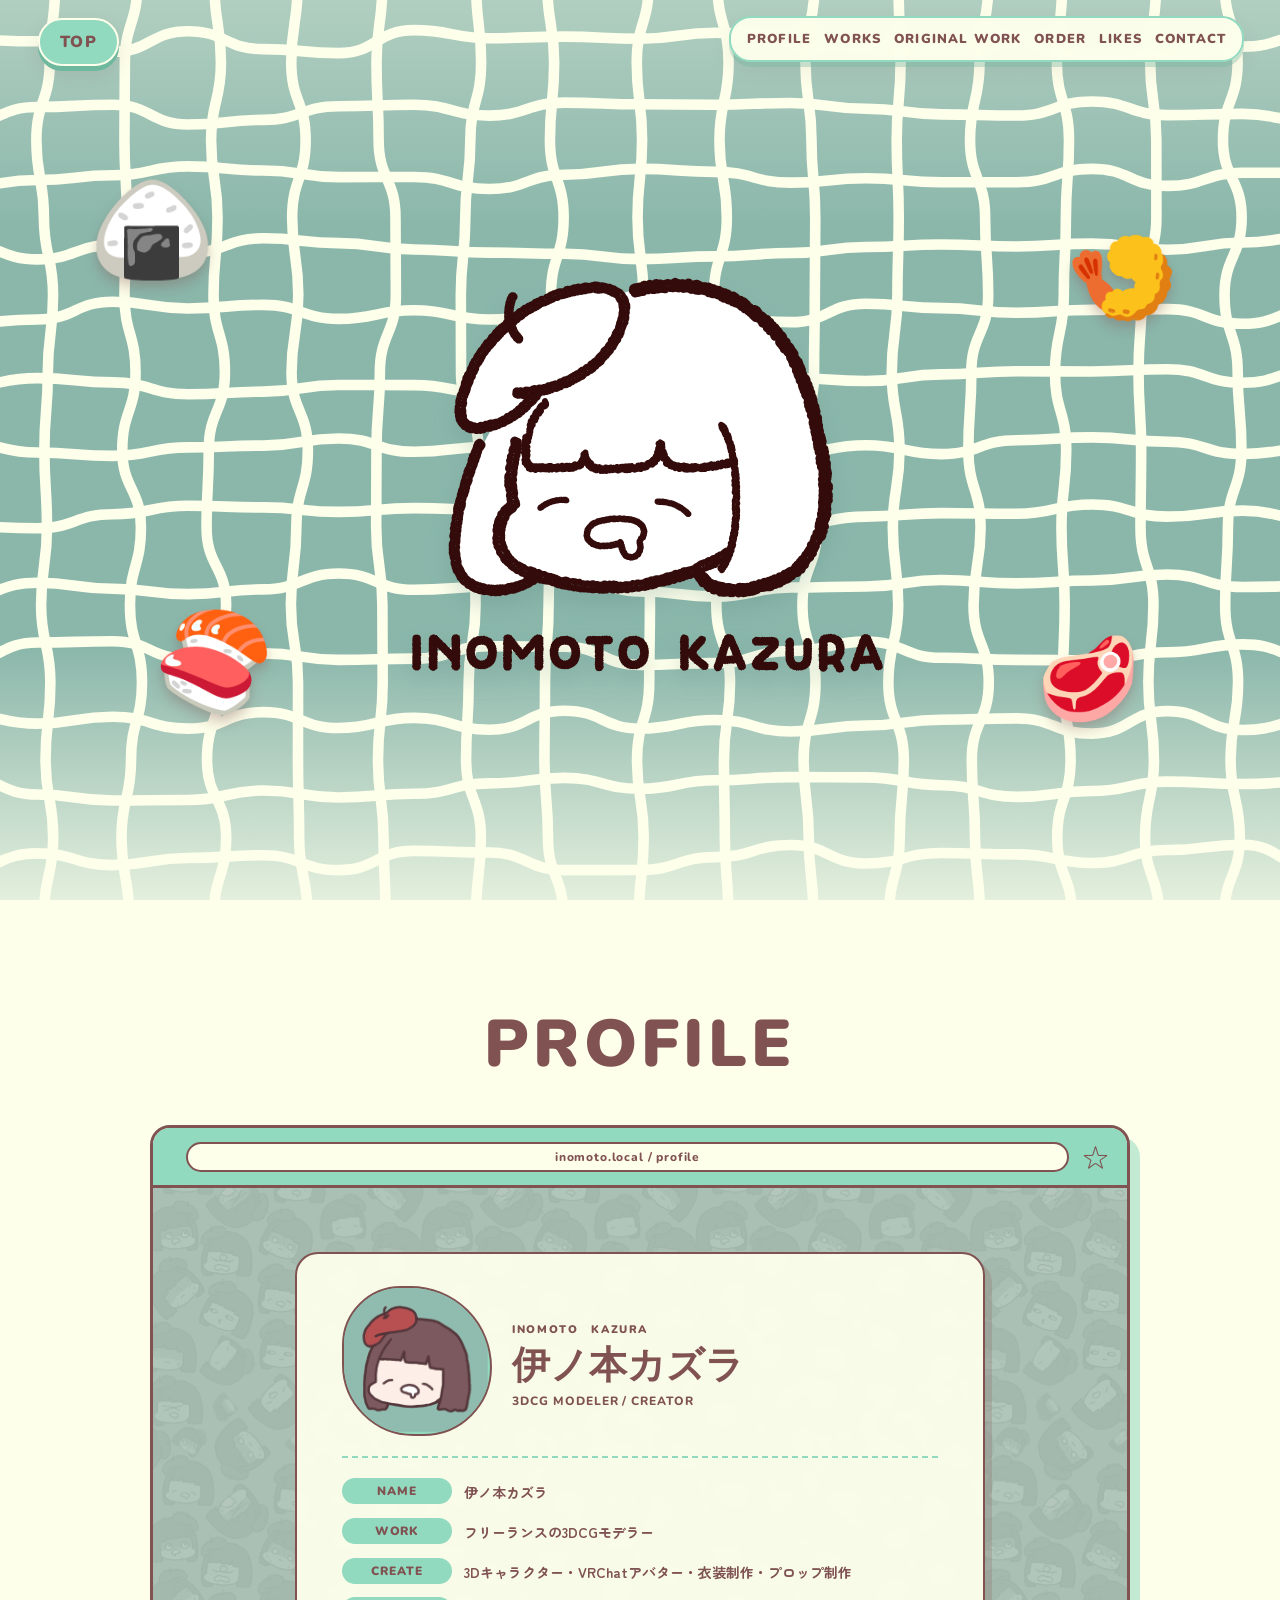
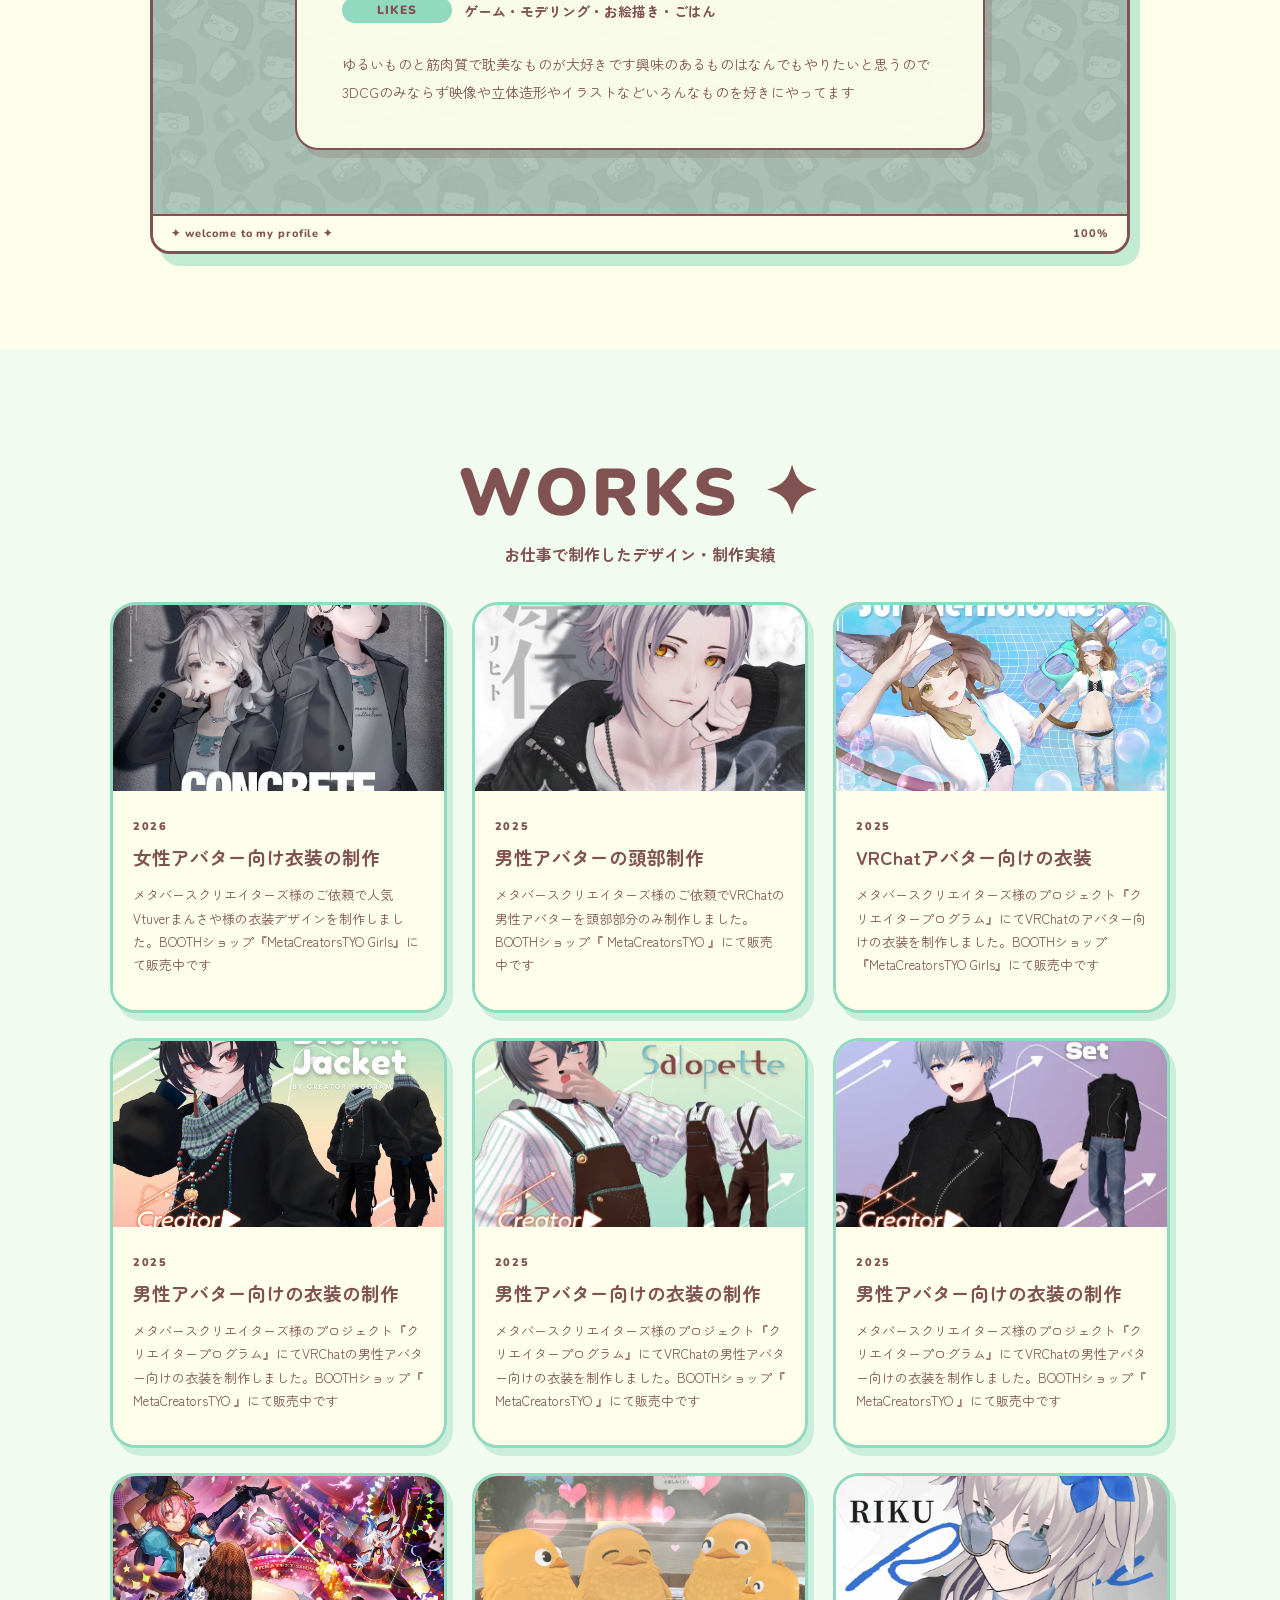
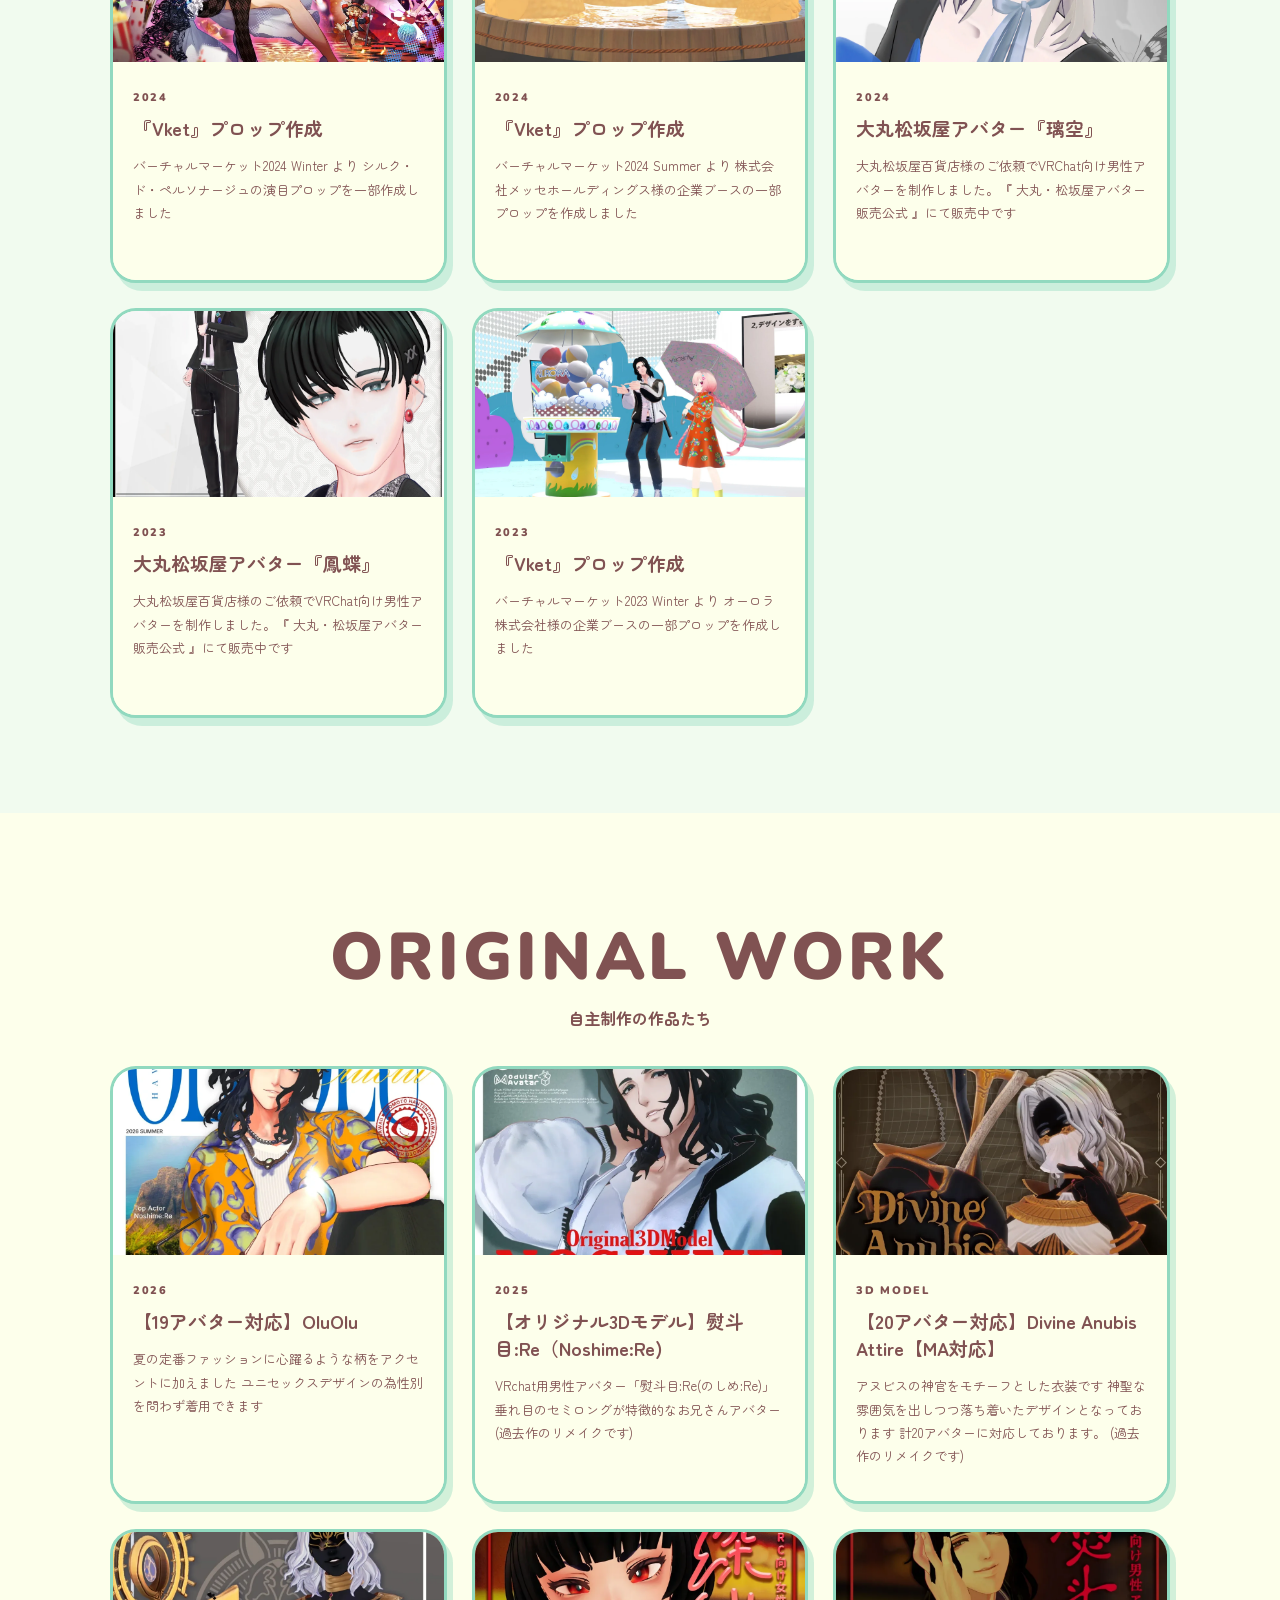
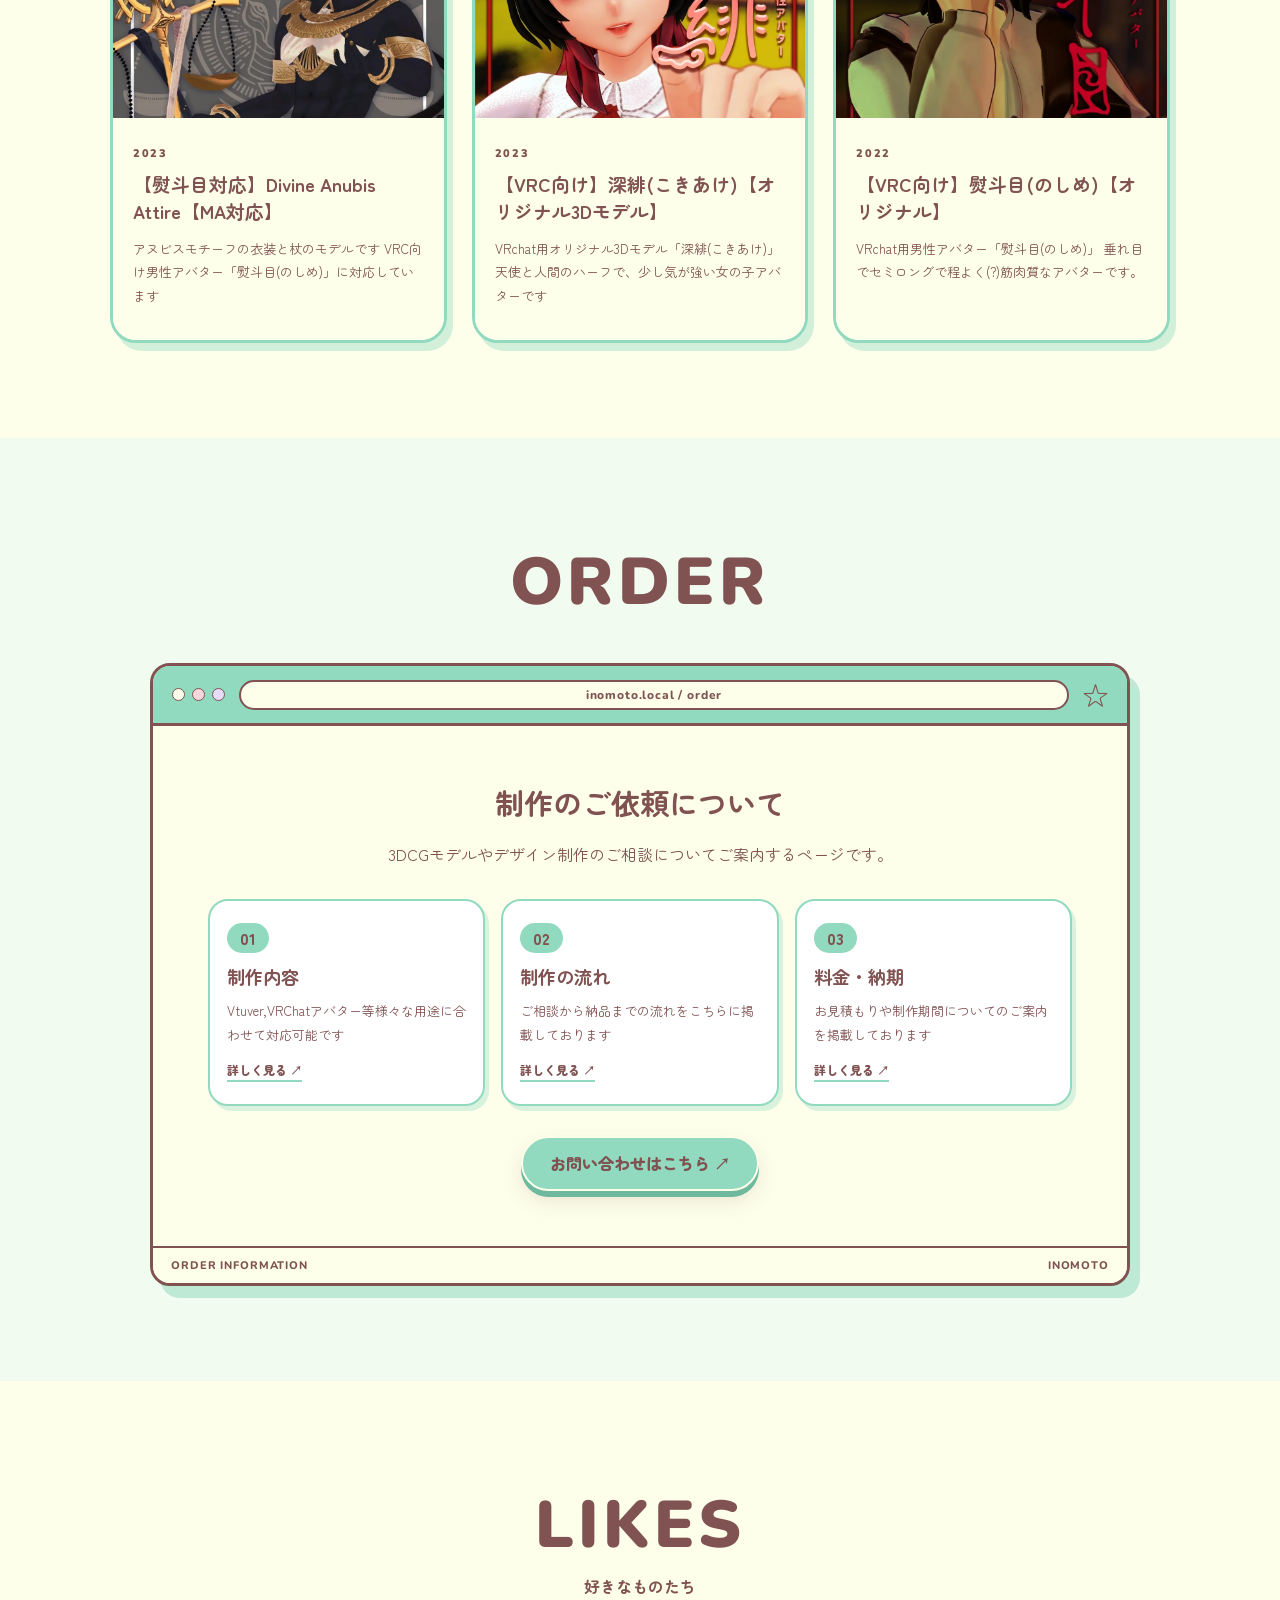
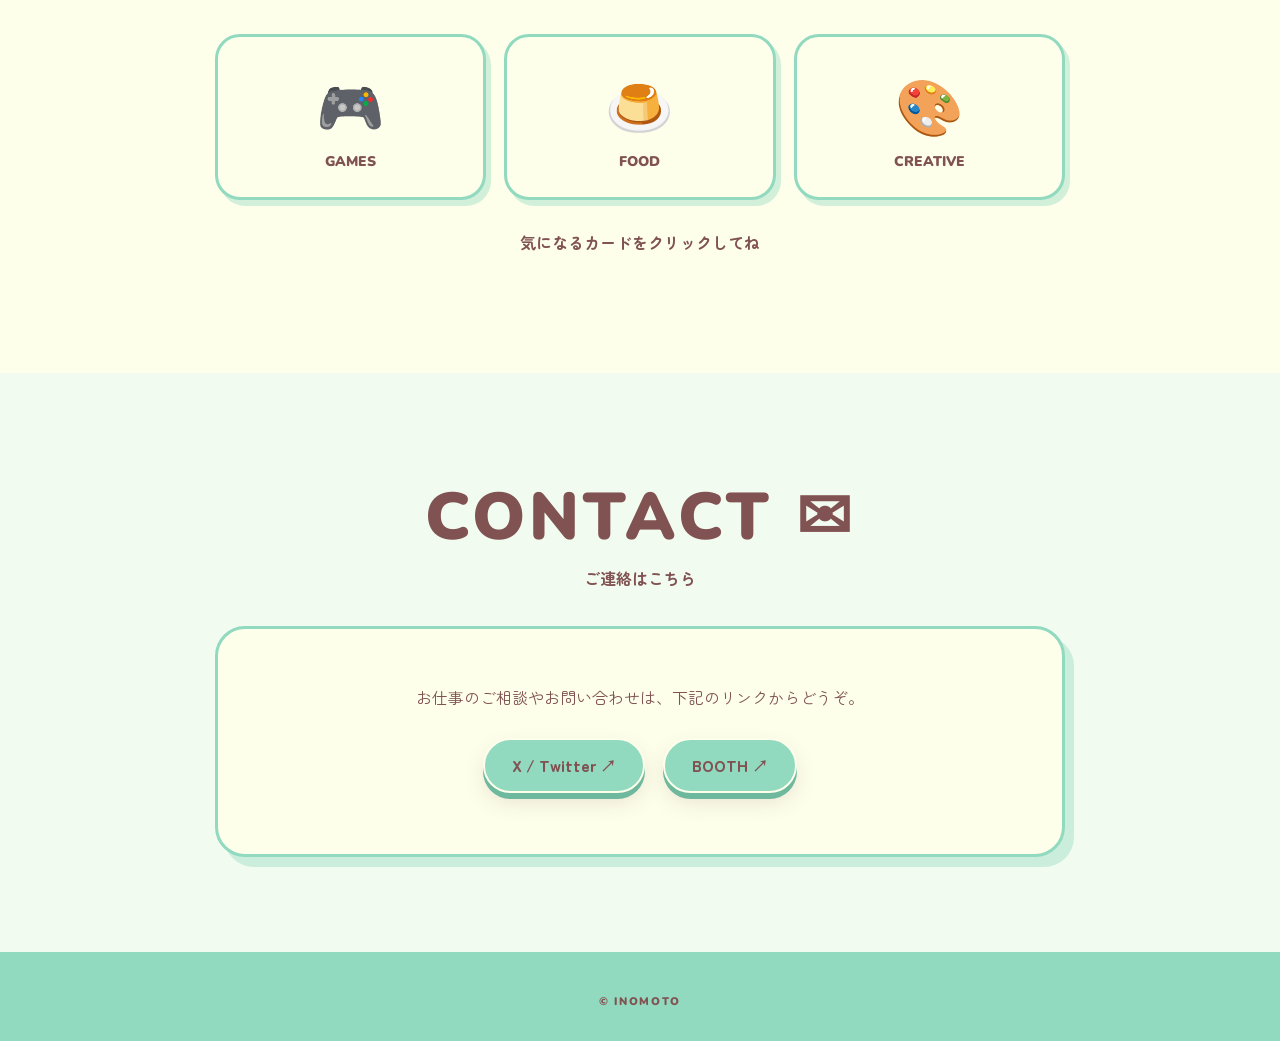
<file: inomoto-website/index.html>
<!doctype html>
<html lang="ja"><head>
<meta charset="UTF-8"><meta name="viewport" content="width=device-width, initial-scale=1">
<meta name="theme-color" content="#FDFFEB"><meta name="description" content="INOMOTOの個人サイト。3DCG作品と好きなものを集めた場所。">
<title>INOMOTO | little world</title><link rel="stylesheet" href="style.css"><script src="script.js" defer=""></script>
<style data-inomoto-card-layout="v9">
/* v9: 縦長カード。画像と本文は別の通常フローに固定する */
#works .cards > .work-card, #original-work .cards > .work-card {
  display: flex !important;
  flex-direction: column !important;
  height: auto !important;
  min-height: 410px;
  position: relative;
  overflow: hidden !important;
}
#works .work-card > .card-art, #original-work .work-card > .card-art {
  position: relative !important;
  display: block !important;
  flex: 0 0 auto !important;
  width: 100% !important;
  height: auto !important;
  aspect-ratio: 16 / 9 !important;
  min-height: 0 !important;
  max-height: none !important;
  margin: 0 !important;
  padding: 0 !important;
  overflow: hidden !important;
  isolation: isolate;
}
#works .work-card > .card-art > img, #original-work .work-card > .card-art > img {
  position: absolute !important;
  inset: 0 !important;
  width: 100% !important;
  height: 100% !important;
  max-height: 100% !important;
  object-fit: cover !important;
  object-position: center !important;
  display: block !important;
  margin: 0 !important;
}
#works .work-card > .card-body, #original-work .work-card > .card-body {
  display: block !important;
  position: relative !important;
  flex: 1 0 auto !important;
  width: 100% !important;
  height: auto !important;
  min-height: 190px;
  padding: 20px !important;
  margin: 0 !important;
  background: #FDFFEB !important;
  z-index: 2 !important;
  overflow-wrap: anywhere;
}
#works .work-card > .card-body h3, #original-work .work-card > .card-body h3,
#works .work-card > .card-body p, #original-work .work-card > .card-body p {
  position: static !important;
  transform: none !important;
  float: none !important;
  max-height: none !important;
  overflow-wrap: anywhere;
}
#works .work-card > .card-body p, #original-work .work-card > .card-body p {line-height: 1.8 !important;}
#work-detail-dialog .service-bottom-close {display: none !important;}
</style><style data-inomoto-card-layout="v9">
/* v9: 縦長カード。画像と本文は別の通常フローに固定する */
#works .cards > .work-card, #original-work .cards > .work-card {
  display: flex !important;
  flex-direction: column !important;
  height: auto !important;
  min-height: 410px;
  position: relative;
  overflow: hidden !important;
}
#works .work-card > .card-art, #original-work .work-card > .card-art {
  position: relative !important;
  display: block !important;
  flex: 0 0 auto !important;
  width: 100% !important;
  height: auto !important;
  aspect-ratio: 16 / 9 !important;
  min-height: 0 !important;
  max-height: none !important;
  margin: 0 !important;
  padding: 0 !important;
  overflow: hidden !important;
  isolation: isolate;
}
#works .work-card > .card-art > img, #original-work .work-card > .card-art > img {
  position: absolute !important;
  inset: 0 !important;
  width: 100% !important;
  height: 100% !important;
  max-height: 100% !important;
  object-fit: cover !important;
  object-position: center !important;
  display: block !important;
  margin: 0 !important;
}
#works .work-card > .card-body, #original-work .work-card > .card-body {
  display: block !important;
  position: relative !important;
  flex: 1 0 auto !important;
  width: 100% !important;
  height: auto !important;
  min-height: 190px;
  padding: 20px !important;
  margin: 0 !important;
  background: #FDFFEB !important;
  z-index: 2 !important;
  overflow-wrap: anywhere;
}
#works .work-card > .card-body h3, #original-work .work-card > .card-body h3,
#works .work-card > .card-body p, #original-work .work-card > .card-body p {
  position: static !important;
  transform: none !important;
  float: none !important;
  max-height: none !important;
  overflow-wrap: anywhere;
}
#works .work-card > .card-body p, #original-work .work-card > .card-body p {line-height: 1.8 !important;}
#work-detail-dialog .service-bottom-close {display: none !important;}
</style><style data-inomoto-card-layout="v9">
/* v9: 縦長カード。画像と本文は別の通常フローに固定する */
#works .cards > .work-card, #original-work .cards > .work-card {
  display: flex !important;
  flex-direction: column !important;
  height: auto !important;
  min-height: 410px;
  position: relative;
  overflow: hidden !important;
}
#works .work-card > .card-art, #original-work .work-card > .card-art {
  position: relative !important;
  display: block !important;
  flex: 0 0 auto !important;
  width: 100% !important;
  height: auto !important;
  aspect-ratio: 16 / 9 !important;
  min-height: 0 !important;
  max-height: none !important;
  margin: 0 !important;
  padding: 0 !important;
  overflow: hidden !important;
  isolation: isolate;
}
#works .work-card > .card-art > img, #original-work .work-card > .card-art > img {
  position: absolute !important;
  inset: 0 !important;
  width: 100% !important;
  height: 100% !important;
  max-height: 100% !important;
  object-fit: cover !important;
  object-position: center !important;
  display: block !important;
  margin: 0 !important;
}
#works .work-card > .card-body, #original-work .work-card > .card-body {
  display: block !important;
  position: relative !important;
  flex: 1 0 auto !important;
  width: 100% !important;
  height: auto !important;
  min-height: 190px;
  padding: 20px !important;
  margin: 0 !important;
  background: #FDFFEB !important;
  z-index: 2 !important;
  overflow-wrap: anywhere;
}
#works .work-card > .card-body h3, #original-work .work-card > .card-body h3,
#works .work-card > .card-body p, #original-work .work-card > .card-body p {
  position: static !important;
  transform: none !important;
  float: none !important;
  max-height: none !important;
  overflow-wrap: anywhere;
}
#works .work-card > .card-body p, #original-work .work-card > .card-body p {line-height: 1.8 !important;}
#work-detail-dialog .service-bottom-close {display: none !important;}
</style></head>
<body>
<header class="site-header"><a class="brand" href="#home" aria-label="ページの一番上へ戻る">TOP</a><nav aria-label="メインメニュー"><a href="#profile">PROFILE</a><a href="#works">WORKS</a><a href="#original-work">ORIGINAL WORK</a><a href="#order">ORDER</a><a href="#likes">LIKES</a><a href="#contact">CONTACT</a></nav></header>
<main>
<section class="hero" id="home" aria-label="トップページ">
<div class="hero-bg" aria-hidden="true"></div><div class="hero-shade" aria-hidden="true"></div>
<span class="decor d1" aria-hidden="true">🍙</span><span class="decor d2" aria-hidden="true">🍤</span><span class="decor d3" aria-hidden="true">🍣</span><span class="decor d4" aria-hidden="true">🥩</span>
<div class="hero-inner">
<div class="art-stack"><img class="name-art" src="assets/name.svg" alt="INOMOTO KAZURA"><img class="character-art" src="assets/character.svg" alt="オリジナルキャラクター"></div>
</div>

</section>
<section class="content-section profile-section" id="profile" aria-labelledby="profile-title">
 <div class="section-heading"><h2 id="profile-title">PROFILE</h2></div>
 <div class="browser-window">
 <div class="browser-bar">
 <div class="browser-dots" aria-hidden="true"></div>
 <div class="browser-address"><span aria-hidden="true"></span> inomoto.local / profile</div>
 <div class="browser-star" aria-hidden="true">☆</div>
 </div>
 <div class="browser-content">
 <div class="profile-sheet">
 <div class="profile-heading"><span class="profile-sticker profile-icon"><img src="assets/inomoto_icon.svg" alt="いのもとのプロフィールアイコン"></span><div><span class="profile-overline">INOMOTO　KAZURA</span><h3>伊ノ本カズラ</h3><p>3DCG MODELER / CREATOR</p></div></div>
 <dl class="profile-details">
 <div><dt>NAME</dt><dd>伊ノ本カズラ</dd></div>
 <div><dt>WORK</dt><dd>フリーランスの3DCGモデラー</dd></div>
 <div><dt>CREATE</dt><dd>3Dキャラクター・VRChatアバター・衣装制作・プロップ制作</dd></div>
 <div><dt>LIKES</dt><dd>ゲーム・モデリング・お絵描き・ごはん</dd></div>
 </dl>
 <p class="profile-message">ゆるいものと筋肉質で耽美なものが大好きです興味のあるものはなんでもやりたいと思うので3DCGのみならず映像や立体造形やイラストなどいろんなものを好きにやってます</p>
 <p class="profile-edit-note"></p>
 </div>
 </div>
 <div class="browser-status"><span>✦ welcome to my profile ✦</span><span>100% </span></div>
 </div>
</section>

<section class="content-section works-section" id="works"><div class="section-heading"><h2>WORKS <span>✦</span></h2><p>お仕事で制作したデザイン・制作実績</p></div><div class="cards"><article class="work-card" data-work-number="11"><div class="card-art"><img alt="作品画像" style="width: 100%; height: 100%; object-fit: cover;" src="assets/uploads/image-1794179837738-152256.webp"></div><div class="card-body"><span class="tag">2026</span><h3>女性アバター向け衣装の制作</h3><p>メタバースクリエイターズ様のご依頼で人気Vtuverまんさや様の衣装デザインを制作しました。BOOTHショップ『MetaCreatorsTYO Girls』にて販売中です  </p></div><div class="work-detail-data" hidden=""><div class="work-detail-description"><p><a href="https://metacre-girls.booth.pm/items/8290919" target="_blank" rel="noopener noreferrer">『MetaCreatorsTYO Girls』のリンクはこちら(外部リンクへ移動します)</a></p></div><div class="work-detail-gallery"><img alt="作品詳細画像" src="assets/uploads/image-1794179853734-537054.webp"><img alt="作品詳細画像" src="assets/uploads/image-1794179858200-941569.webp"></div></div></article><article class="work-card" data-work-number="10"><div class="card-art"><img alt="作品画像" style="width: 100%; height: 100%; object-fit: cover;" src="assets/uploads/image-1794179681571-148036.webp"></div><div class="card-body"><span class="tag">2025</span><h3>男性アバターの頭部制作</h3><p>メタバースクリエイターズ様のご依頼でVRChatの男性アバターを頭部部分のみ制作しました。BOOTHショップ『 MetaCreatorsTYO 』にて販売中です  </p></div><div class="work-detail-data" hidden=""><div class="work-detail-description"><p><a href="https://metacreatorstyo.booth.pm/items/7430852" target="_blank" rel="noopener noreferrer">『 MetaCreatorsTYO 』のリンクはこちら(外部リンクへ移動します)</a></p></div><div class="work-detail-gallery"><img alt="作品詳細画像" src="assets/uploads/image-1794179711061-279355.webp"><img alt="作品詳細画像" src="assets/uploads/image-1794179719294-483400.webp"></div></div></article><article class="work-card" data-work-number="9"><div class="card-art"><img alt="作品画像" style="width: 100%; height: 100%; object-fit: cover;" src="assets/uploads/image-1794179580723-548120.webp"></div><div class="card-body"><span class="tag">2025</span><h3>VRChatアバター向けの衣装</h3><p>メタバースクリエイターズ様のプロジェクト『クリエイタープログラム』にてVRChatのアバター向けの衣装を制作しました。BOOTHショップ『MetaCreatorsTYO Girls』にて販売中です  </p></div><div class="work-detail-data" hidden=""><div class="work-detail-description"><p><a href="https://metacre-girls.booth.pm/items/8178003" target="_blank" rel="noopener noreferrer">『MetaCreatorsTYO Girls』のリンクはこちら(外部リンクへ移動します)</a></p></div><div class="work-detail-gallery"><img alt="作品詳細画像" src="assets/uploads/image-1794246487110-720308.webp"><img alt="作品詳細画像" src="assets/uploads/image-1794246492012-56302.webp"></div></div></article><article class="work-card" data-work-number="8"><div class="card-art"><img alt="作品画像" style="width: 100%; height: 100%; object-fit: cover;" src="assets/uploads/image-1794179423549-864634.webp"></div><div class="card-body"><span class="tag">2025</span><h3>男性アバター向けの衣装の制作</h3><p>メタバースクリエイターズ様のプロジェクト『クリエイタープログラム』にてVRChatの男性アバター向けの衣装を制作しました。BOOTHショップ『 MetaCreatorsTYO 』にて販売中です </p></div><div class="work-detail-data" hidden=""><div class="work-detail-description"><p><a href="https://metacreatorstyo.booth.pm/items/6738972" target="_blank" rel="noopener noreferrer">『 MetaCreatorsTYO 』のリンクはこちら(外部リンクへ移動します)</a></p></div><div class="work-detail-gallery"><img alt="作品詳細画像" src="assets/uploads/image-1794179456965-385566.webp"><img alt="作品詳細画像" src="assets/uploads/image-1794179460936-508181.webp"></div></div></article><article class="work-card" data-work-number="7"><div class="card-art"><img alt="作品画像" style="width: 100%; height: 100%; object-fit: cover;" src="assets/uploads/image-1794179402520-243005.webp"></div><div class="card-body"><span class="tag">2025</span><h3>男性アバター向けの衣装の制作</h3><p>メタバースクリエイターズ様のプロジェクト『クリエイタープログラム』にてVRChatの男性アバター向けの衣装を制作しました。BOOTHショップ『 MetaCreatorsTYO 』にて販売中です </p></div><div class="work-detail-data" hidden=""><div class="work-detail-description"><p><a href="https://metacreatorstyo.booth.pm/items/6640279" target="_blank" rel="noopener noreferrer">『 MetaCreatorsTYO 』のリンクはこちら(外部リンクへ移動します)</a></p></div><div class="work-detail-gallery"><img alt="作品詳細画像" src="assets/uploads/image-1794179406885-465615.webp"><img alt="作品詳細画像" src="assets/uploads/image-1794179410754-555326.webp"></div></div></article><article class="work-card" data-work-number="6"><div class="card-art"><img alt="作品画像" style="width: 100%; height: 100%; object-fit: cover;" src="assets/uploads/image-1794179278446-602209.webp"></div><div class="card-body"><span class="tag">2025</span><h3>男性アバター向けの衣装の制作</h3><p>メタバースクリエイターズ様のプロジェクト『クリエイタープログラム』にてVRChatの男性アバター向けの衣装を制作しました。BOOTHショップ『 MetaCreatorsTYO 』にて販売中です </p></div><div class="work-detail-data" hidden=""><div class="work-detail-description"><p><a href="https://metacreatorstyo.booth.pm/items/6526246" target="_blank" rel="noopener noreferrer">『 MetaCreatorsTYO 』のリンクはこちら(外部リンクへ移動します)</a></p></div><div class="work-detail-gallery"><img alt="作品詳細画像" src="assets/uploads/image-1794179345668-98581.webp"><img alt="作品詳細画像" src="assets/uploads/image-1794179348370-302553.webp"></div></div></article><article class="work-card" data-work-number="5"><div class="card-art"><img alt="作品画像" style="width: 100%; height: 100%; object-fit: cover;" src="assets/uploads/image-1794179184120-256276.webp"></div><div class="card-body"><span class="tag">2024</span><h3>『Vket』プロップ作成</h3><p>バーチャルマーケット2024 Winter より
シルク・ド・ペルソナージュの演目プロップを一部作成しました</p></div><div class="work-detail-data" hidden=""><div class="work-detail-description"><p>複数のプロップを制作しました</p><p><br>
<a href="https://x.com/Virtual_Market_/status/1864625775905001588" target="_blank" rel="noopener noreferrer"></a></p><p><a href="https://x.com/Virtual_Market_/status/1864625775905001588" target="_blank" rel="noopener noreferrer">一般出展ワールド制作チーム紹介映像(Xのページに飛びます)</a></p></div><div class="work-detail-gallery"></div></div></article><article class="work-card" data-work-number="4"><div class="card-art"><img alt="作品画像" style="width: 100%; height: 100%; object-fit: cover;" src="assets/uploads/image-1794179036064-50647.webp"></div><div class="card-body"><span class="tag">2024</span><h3>『Vket』プロップ作成</h3><p>バーチャルマーケット2024 Summer より
株式会社メッセホールディングス様の企業ブースの一部プロップを作成しました</p></div><div class="work-detail-data" hidden=""><div class="work-detail-description"><p>複数のプロップを制作いたしました</p><br>
<a href="https://prtimes.jp/main/html/rd/p/000000356.000034617.html" target="_blank" rel="noopener noreferrer">当時の掲載記事はこちら(外部リンクへ移動します)</a></div><div class="work-detail-gallery"><img alt="作品詳細画像" src="assets/uploads/image-1794179041775-435784.webp"><img alt="作品詳細画像" src="assets/uploads/image-1794179046673-752530.webp"><img alt="作品詳細画像" src="assets/uploads/image-1794179050982-180924.webp"><img alt="作品詳細画像" src="assets/uploads/image-1794179154197-234884.webp"></div></div></article><article class="work-card" data-work-number="3"><div class="card-art"><img alt="作品画像" style="width: 100%; height: 100%; object-fit: cover;" src="assets/uploads/image-1794178915178-744343.webp"></div><div class="card-body"><span class="tag">2024</span><h3>大丸松坂屋アバター『璃空』</h3><p>大丸松坂屋百貨店様のご依頼でVRChat向け男性アバターを制作しました。『 大丸・松坂屋アバター販売公式 』にて販売中です</p></div><div class="work-detail-data" hidden=""><div class="work-detail-description"><p><a href="https://dm-avatar.booth.pm/" target="_blank" rel="noopener noreferrer">『 大丸・松坂屋アバター販売公式 』のリンクはこちら(外部リンクへ移動します)</a></p></div><div class="work-detail-gallery"><img alt="作品詳細画像" src="assets/uploads/image-1794178922586-227294.webp"><img alt="作品詳細画像" src="assets/uploads/image-1794178927556-247050.webp"></div></div></article><article class="work-card" data-work-number="2"><div class="card-art"><img alt="作品画像" style="width: 100%; height: 100%; object-fit: cover;" src="assets/uploads/image-1794177709621-850913.webp"></div><div class="card-body"><span class="tag">2023</span><h3>大丸松坂屋アバター『鳳蝶』</h3><p>大丸松坂屋百貨店様のご依頼でVRChat向け男性アバターを制作しました。『 大丸・松坂屋アバター販売公式 』にて販売中です</p></div><div class="work-detail-data" hidden=""><div class="work-detail-description"><p><a href="https://dm-avatar.booth.pm/" target="_blank" rel="noopener noreferrer">『 大丸・松坂屋アバター販売公式 』のリンクはこちら(外部リンクへ移動します)</a></p></div><div class="work-detail-gallery"><img alt="" src="assets/uploads/image-1794177748640-402909.webp"><img alt="" src="assets/uploads/image-1794177761552-566440.webp"></div></div></article><article class="work-card" data-work-number="1"><div class="card-art"><img alt="作品画像" style="width: 100%; height: 100%; object-fit: cover;" src="assets/uploads/image-1794178805837-284792.webp"></div><div class="card-body"><span class="tag">2023</span><h3>『Vket』プロップ作成</h3><p> バーチャルマーケット2023 Winter より
オーロラ株式会社様の企業ブースの一部プロップを作成しました</p></div><div class="work-detail-data" hidden=""><div class="work-detail-description"><p>ガチャガチャの3DCG部分をモデリングしました。</p><br>
<a href="https://prtimes.jp/main/html/rd/p/000000282.000034617.html" target="_blank" rel="noopener noreferrer">当時の掲載記事はこちら(外部リンクへ移動します)</a></div><div class="work-detail-gallery"></div></div></article></div></section>
<section class="content-section original-section" id="original-work" aria-labelledby="original-title">
 <div class="section-heading"><h2 id="original-title">ORIGINAL WORK </h2><p>自主制作の作品たち</p></div>
 <div class="cards">
 
 
 
 <article class="work-card" data-work-number="6"><div class="card-art"><img alt="作品画像" style="width: 100%; height: 100%; object-fit: cover;" src="assets/uploads/image-1794180544051-825189.webp"></div><div class="card-body"><span class="tag">2026</span><h3>【19アバター対応】OluOlu</h3><p>夏の定番ファッションに心躍るような柄をアクセントに加えました
ユニセックスデザインの為性別を問わず着用できます</p></div><div class="work-detail-data" hidden=""><div class="work-detail-description"><p><a href="https://inomotokazura.booth.pm/items/8665763" target="_blank" rel="noopener noreferrer">BOOTH『伊ノ本飯店』にて販売しております</a></p></div><div class="work-detail-gallery"><img alt="作品詳細画像" src="assets/uploads/image-1794180550943-693353.webp"><img alt="作品詳細画像" src="assets/uploads/image-1794180565460-982210.webp"></div></div></article><article class="work-card" data-work-number="5"><div class="card-art"><img alt="作品画像" style="width: 100%; height: 100%; object-fit: cover;" src="assets/uploads/image-1794180478427-953219.webp"></div><div class="card-body"><span class="tag">2025</span><h3>【オリジナル3Dモデル】熨斗目:Re（Noshime:Re)</h3><p>VRchat用男性アバター「熨斗目:Re(のしめ:Re)」
垂れ目のセミロングが特徴的なお兄さんアバター
(過去作のリメイクです)</p></div><div class="work-detail-data" hidden=""><div class="work-detail-description"><p><a href="https://inomotokazura.booth.pm/items/7423591" target="_blank" rel="noopener noreferrer">BOOTH『伊ノ本飯店』にて販売しております</a></p></div><div class="work-detail-gallery"><img alt="作品詳細画像" src="assets/uploads/image-1794180497031-444310.webp"><img alt="作品詳細画像" src="assets/uploads/image-1794180500457-785117.webp"></div></div></article><article class="work-card" data-work-number="4"><div class="card-art"><img alt="作品画像" style="width: 100%; height: 100%; object-fit: cover;" src="assets/uploads/image-1794180379036-343139.webp"></div><div class="card-body"><span class="tag">3D MODEL</span><h3>【20アバター対応】Divine Anubis Attire【MA対応】</h3><p>アヌビスの神官をモチーフとした衣装です
神聖な雰囲気を出しつつ落ち着いたデザインとなっております
計20アバターに対応しております。
(過去作のリメイクです)</p></div><div class="work-detail-data" hidden=""><div class="work-detail-description"><p><a href="https://inomotokazura.booth.pm/items/7018110" target="_blank" rel="noopener noreferrer">BOOTH『伊ノ本飯店』にて販売しております</a></p></div><div class="work-detail-gallery"><img alt="作品詳細画像" src="assets/uploads/image-1794180410148-198815.webp"><img alt="作品詳細画像" src="assets/uploads/image-1794180415544-502041.webp"></div></div></article><article class="work-card" data-work-number="3"><div class="card-art"><img alt="作品画像" style="width: 100%; height: 100%; object-fit: cover;" src="assets/uploads/image-1794180256817-83926.webp"></div><div class="card-body"><span class="tag">2023</span><h3>【熨斗目対応】Divine Anubis Attire【MA対応】</h3><p>アヌビスモチーフの衣装と杖のモデルです
VRC向け男性アバター「熨斗目(のしめ)」に対応しています</p></div><div class="work-detail-data" hidden=""><div class="work-detail-description"><p><a href="https://inomotokazura.booth.pm/items/4900104" target="_blank" rel="noopener noreferrer">BOOTH『伊ノ本飯店』にて販売しております</a></p></div><div class="work-detail-gallery"><img alt="作品詳細画像" src="assets/uploads/image-1794180284162-202178.webp"><img alt="作品詳細画像" src="assets/uploads/image-1794180289184-894744.webp"></div></div></article><article class="work-card" data-work-number="2"><div class="card-art"><img alt="作品画像" style="width: 100%; height: 100%; object-fit: cover;" src="assets/uploads/image-1794180068139-159201.webp"></div><div class="card-body"><span class="tag">2023</span><h3>【VRC向け】深緋(こきあけ)【オリジナル3Dモデル】</h3><p>VRchat用オリジナル3Dモデル「深緋(こきあけ)」
天使と人間のハーフで、少し気が強い女の子アバターです</p></div><div class="work-detail-data" hidden=""><div class="work-detail-description"><p><a href="https://inomotokazura.booth.pm/items/4785629" target="_blank" rel="noopener noreferrer">BOOTH『伊ノ本飯店』にて販売しております</a></p></div><div class="work-detail-gallery"><img alt="作品詳細画像" src="assets/uploads/image-1794180075593-124213.webp"><img alt="作品詳細画像" src="assets/uploads/image-1794180079490-715950.webp"></div></div></article><article class="work-card" data-work-number="1"><div class="card-art"><img alt="作品画像" style="width: 100%; height: 100%; object-fit: cover;" src="assets/uploads/image-1794179966785-388153.webp"></div><div class="card-body"><span class="tag">2022</span><h3>【VRC向け】熨斗目(のしめ)【オリジナル】</h3><p>VRchat用男性アバター「熨斗目(のしめ)」
垂れ目でセミロングで程よく(?)筋肉質なアバターです。</p></div><div class="work-detail-data" hidden=""><div class="work-detail-description"><p><a href="https://inomotokazura.booth.pm/items/4004498" target="_blank" rel="noopener noreferrer">BOOTH『伊ノ本飯店』にて販売しております</a></p></div><div class="work-detail-gallery"><img alt="作品詳細画像" src="assets/uploads/image-1794179981099-204728.webp"><img alt="作品詳細画像" src="assets/uploads/image-1794179985260-629410.webp"></div></div></article></div>
</section>
<section class="content-section order-section" id="order" aria-labelledby="order-title">
 <div class="section-heading"><h2 id="order-title">ORDER</h2></div>
 <div class="browser-window order-window">
  <div class="browser-bar"><div class="browser-dots" aria-hidden="true"><span></span><span></span><span></span></div><div class="browser-address">inomoto.local / order</div><span class="browser-star" aria-hidden="true">☆</span></div>
  <div class="order-content">
   <h3>制作のご依頼について</h3>
   <p>3DCGモデルやデザイン制作のご相談についてご案内するページです。</p>
   <div class="order-grid">
    <button class="order-item order-open" type="button" id="open-service-dialog" aria-haspopup="dialog" aria-controls="service-dialog"><span class="order-label">01</span><h4>制作内容</h4><p>Vtuver,VRChatアバター等様々な用途に合わせて対応可能です</p><span class="order-more">詳しく見る ↗</span></button>
    <button class="order-item order-open" type="button" id="open-flow-dialog" aria-haspopup="dialog" aria-controls="flow-dialog"><span class="order-label">02</span><h4>制作の流れ</h4><p>ご相談から納品までの流れをこちらに掲載しております</p><span class="order-more">詳しく見る ↗</span></button>
    <button class="order-item order-open" type="button" id="open-price-dialog" aria-haspopup="dialog" aria-controls="price-dialog"><span class="order-label">03</span><h4>料金・納期</h4><p>お見積もりや制作期間についてのご案内を掲載しております</p><span class="order-more">詳しく見る ↗</span></button>
   </div>
   <p class="order-note"></p>
   <a class="pill-button" href="#contact">お問い合わせはこちら ↗</a>
  </div>
  <div class="browser-status"><span>ORDER INFORMATION</span><span>INOMOTO</span></div>
 </div>
</section>
<section class="content-section" id="likes"><div class="section-heading"><h2>LIKES </h2><p>好きなものたち</p></div><div class="likes-grid"><button class="like-tile" data-message="LocoRoco、どうぶつの森シリーズ、塊魂、Stardew Valley等のほのぼのしたゲームやOverwatch等が好きです">🎮 <span>GAMES</span></button><button class="like-tile" data-message="🥩🥩🥩🥩🥩🥩🥩🥩🥩🥩🥩🥩🥩🥩🥩🥩🥩">🍮 <span>FOOD</span></button><button class="like-tile" data-message="3DCGモデリングやお絵描き大好き、映像制作やフィギュア制作にも興味があります">🎨 <span>CREATIVE</span></button></div><p class="like-message" id="like-message" aria-live="polite">気になるカードをクリックしてね </p></section>
<section class="content-section contact-section" id="contact"><div class="section-heading"><h2>CONTACT <span>✉</span></h2><p>ご連絡はこちら</p></div><div class="paper contact-paper"><p>お仕事のご相談やお問い合わせは、下記のリンクからどうぞ。</p><div class="contact-links"><a class="pill-button" href="https://x.com/kokonisaretai_i" target="_blank" rel="noopener noreferrer">X / Twitter ↗</a><a class="pill-button secondary" href="https://inomotokazura.booth.pm/" target="_blank" rel="noopener noreferrer">BOOTH ↗</a></div><p class="tiny"></p></div></section>
</main><dialog id="work-detail-dialog" class="service-dialog work-detail-dialog" aria-labelledby="work-detail-title"><div class="service-browser"><div class="service-browser-bar"><div class="browser-dots" aria-hidden="true"><span></span><span></span><span></span></div><div class="browser-address">inomoto.local / works / detail</div><button type="button" class="service-close" aria-label="閉じる">×</button></div><div class="service-dialog-body"><h2 id="work-detail-title"></h2><div id="work-detail-content"></div></div></div></dialog><dialog id="service-dialog" class="service-dialog" aria-labelledby="service-dialog-title">
  <div class="service-browser">
    <div class="service-browser-bar">
      <div class="browser-dots" aria-hidden="true"><span></span><span></span><span></span></div>
      <div class="browser-address">inomoto.local / order / services</div>
      <button class="service-close" type="button" aria-label="閉じる">×</button>
    </div>
    <div class="service-dialog-body">
      <span class="order-label">ORDER / 01</span>
      <h2 id="service-dialog-title">制作内容</h2>
      <p>ご依頼いただける制作内容の詳細を、こちらでご案内します。</p>
      <div class="service-placeholder"><h3>対応可能な制作内容</h3><p>Vtuberの3DCG化、VRChat向けのアバターの制作、映像制作用の小物制作、ワールド用のプロップの作成など多様なニーズに合わせてモデルを制作いたします</p></div>
      <div class="service-placeholder"><h3>対応可能な形式</h3><p>・VRM
・unitypackage
・FBX
・PMD、PMX</p></div>
      <p class="service-note"></p>
      
    </div>
  </div>
</dialog>
<dialog id="flow-dialog" class="service-dialog" aria-labelledby="flow-dialog-title">
 <div class="service-browser"><div class="service-browser-bar"><div class="browser-dots" aria-hidden="true"><span></span><span></span><span></span></div><div class="browser-address">inomoto.local / order / flow</div><button class="service-close" type="button" aria-label="閉じる">×</button></div>
 <div class="service-dialog-body"><span class="order-label">ORDER / 02</span><h2 id="flow-dialog-title">制作の流れ</h2><p>ご相談から納品までの流れをご案内します。</p>
 <div class="service-placeholder"><h3>01 / お問い合わせ・ご相談</h3><p>・お名前 / SNSのURLなど
・三面図等のデザイン資料
・ご要望、モデル使用用途
・ご予算
・納期​
​・追加オプションの有無などのヒアリング
等をメール、もしくはX(旧Twitter)のDMで送信してください。</p></div>
 <div class="service-placeholder"><h3>02 / お見積もり・内容確認</h3><p>モデリングのデザインなど精査した後
制作範囲、料金、納期などをご相談のうえ決定します。</p></div>
 <div class="service-placeholder"><h3>03 / 制作・確認</h3><p>前金の入金を確認次第制作に取り掛からせていただきます
前金は合計金額の半額をお支払いしていただきます。
(ご希望次第では全額のお支払いも可能です)
制作は2か月～3か月ほどかかります。
確認のタイミングや修正条件はご依頼ごとにご案内します。</p></div>
 <div class="service-placeholder"><h3>04 / 納品</h3><p>モデルを実際に動かしてみて不備がないかを調整、ご相談のうえ決定した形式で納品します。</p></div>
 <p class="service-note"></p></div></div>
</dialog>
<dialog id="price-dialog" class="service-dialog" aria-labelledby="price-dialog-title">
 <div class="service-browser"><div class="service-browser-bar"><div class="browser-dots" aria-hidden="true"><span></span><span></span><span></span></div><div class="browser-address">inomoto.local / order / pricing</div><button class="service-close" type="button" aria-label="閉じる">×</button></div>
 <div class="service-dialog-body"><span class="order-label">ORDER / 03</span><h2 id="price-dialog-title">料金・納期</h2><p>お見積もりと制作期間についてのご案内です。</p>
 <div class="service-placeholder"><h3>制作料金</h3><p>
◆3Dモデル制作・・・60万~
(VRC用のunitypackageまたはVRM形式の納品)
◆頭部のみ制作・・・35万~
◆衣装のみ制作・・・25万~
◆小物のみ制作・・・3万~
その他キャラクターデザイン、衣装デザイン等承っております。
＊デザインの複雑さにより価格は変動致します(60~90万程)
＊デザインはオリジナルデザインのみ受け付けております
＊リテイクが多い場合は追加料金が発生することがあります
＊パーフェクトシンク対応に関してはご相談ください。
＊実績公開や進捗の公開をX(旧Twitter)でさせていただきます（実績非公開の場合は別途料金が発生します）
＊料金は税別料金です。</p></div>
 <div class="service-placeholder"><h3>納期について</h3><p>制作期間は内容やスケジュールに応じてご相談となります。希望納期がある場合はお問い合わせ時にお知らせください。アバター一体の制作期間は概ね2か月～3か月程度かかります</p></div>
 <div class="service-placeholder"><h3>お見積もりに必要な情報</h3><p>制作物の用途、参考資料、ご希望の仕様、希望納期等をメール、もしくはX(旧Twitter)のDMで送信してください。</p></div>
 <p class="service-note"></p></div></div>
</dialog>
<footer><span>© INOMOTO</span></footer>

</body></html>
</file>
<file: style.css>
@import url('https://fonts.googleapis.com/css2?family=Nunito:wght@600;700;800;900&family=Zen+Maru+Gothic:wght@400;500;700;900&display=swap');
:root{--ink:#5c5463;--mint:#a4d2c7;--pink:#f7c9da;--lav:#dcd2f7;--cream:#fffdf8}*{box-sizing:border-box}html{scroll-behavior:smooth}body{margin:0;background:#fff9f5;color:var(--ink);font-family:'Zen Maru Gothic',sans-serif;overflow-x:hidden}a{color:inherit;text-decoration:none}button{font:inherit}.site-header{position:absolute;top:0;left:0;right:0;z-index:20;display:flex;justify-content:space-between;align-items:center;gap:18px;padding:22px clamp(18px,5vw,72px);color:#594e5d}.brand{font-family:Nunito,sans-serif;font-weight:900;letter-spacing:.09em;background:#fffdf6df;border:2px solid white;border-radius:99px;padding:9px 17px;box-shadow:0 5px 0 #82b7ad66}.site-header nav{display:flex;gap:clamp(8px,2vw,25px);flex-wrap:wrap}.site-header nav a{font-family:Nunito,sans-serif;font-weight:900;font-size:13px;letter-spacing:.09em;transition:transform .25s,color .25s}.site-header nav a:hover{transform:translateY(-4px) rotate(-3deg);color:#d66b9d}.hero{min-height:780px;height:100svh;max-height:1080px;position:relative;display:grid;place-items:center;overflow:hidden;isolation:isolate}.hero-bg{position:absolute;inset:-3%;z-index:-3;background:var(--mint) url('assets/main_haikei.svg') center/cover no-repeat;animation:bg-drift 23s ease-in-out infinite alternate}.hero-shade{position:absolute;inset:0;z-index:-2;background:linear-gradient(180deg,#fff9f350,transparent 25%,transparent 72%,#fff9f5b0)}.hero-inner{width:min(100%,1100px);padding:100px 20px 92px;text-align:center;position:relative;z-index:2}.hero-kicker{font:900 clamp(11px,1.7vw,17px) Nunito,sans-serif;letter-spacing:.18em;color:#fffdfc;text-shadow:0 2px 8px #547f7d,0 2px 0 #6ca99f;margin:0 0 8px}.art-stack{height:clamp(280px,47vw,540px);position:relative;margin:auto;width:100%;max-width:1000px}.art-stack img{display:block;position:absolute;width:100%;height:100%;object-fit:contain;filter:drop-shadow(0 12px 10px #537f7a36)}.name-art{inset:0;animation:name-float 8.5s ease-in-out infinite}.character-art{inset:0;animation:character-float 5.8s ease-in-out infinite;transition:filter .3s}.art-stack:hover .character-art{filter:drop-shadow(0 18px 13px #537f7a65) brightness(1.05)}.hero-note{font-size:clamp(13px,1.7vw,17px);font-weight:700;line-height:1.9;color:#fff;text-shadow:0 2px 8px #467e77,0 1px 1px #467e77;margin:-5px 0 19px}.pill-button{display:inline-flex;justify-content:center;align-items:center;gap:10px;padding:13px 27px;border-radius:100px;background:#fff9fc;border:2px solid #fff;color:#b96b91;font-weight:900;box-shadow:0 6px 0 #b577a4,0 10px 20px #5c7c7840;transition:transform .25s,box-shadow .25s}.pill-button:hover{transform:translateY(-5px) rotate(-2deg);box-shadow:0 11px 0 #b577a4,0 14px 22px #5c7c7840}.pill-button:active{transform:translateY(3px);box-shadow:0 2px 0 #b577a4}.hero-bottom{position:absolute;bottom:0;left:0;right:0;background:#ffeff7de;color:#ae7b99;text-align:center;padding:12px 5px;font:900 13px Nunito,sans-serif;letter-spacing:.2em;white-space:nowrap}.decor{position:absolute;z-index:1;pointer-events:none;color:#fff8ed;text-shadow:0 4px 1px #e3a9c2,0 8px 14px #5d918b80;animation:decor-bob 5s ease-in-out infinite}.d1{font-size:100px;top:20%;left:7%}.d2{font-size:90px;top:26%;right:8%;animation-delay:-2s}.d3{font-size:96px;bottom:21%;left:12%;animation-delay:-3s}.d4{font-size:82px;bottom:20%;right:11%;animation-delay:-1s}.content-section{padding:95px 24px;scroll-margin-top:30px}.content-section:nth-of-type(odd){background:#fff2f7}.section-heading{text-align:center;margin-bottom:36px}.eyebrow{font:900 12px Nunito,sans-serif;letter-spacing:.2em;color:#be8aa7}.section-heading h2{font:900 clamp(38px,6vw,66px) Nunito,sans-serif;letter-spacing:.06em;margin:4px 0;color:#866d91}.section-heading h2 span{color:#ef9ab9}.section-heading p{margin:0;font-weight:700}.paper{background:#fff;border:3px solid #f5d9e6;border-radius:30px;box-shadow:9px 10px 0 #e9d3e4;max-width:850px;margin:auto;padding:36px}.about-paper{display:flex;align-items:center;gap:32px}.profile-icon{width:150px;height:150px;flex:none;border-radius:42% 58% 49% 51%;display:grid;place-items:center;background:#d4f1e8;font-size:76px;color:#eea6c4;animation:decor-bob 6s ease-in-out infinite}.paper h3{font-size:23px;margin:0 0 12px}.paper p{line-height:2}.tiny{font-size:12px;color:#9b8b9a}.cards{max-width:1060px;margin:auto;display:grid;grid-template-columns:repeat(3,minmax(0,1fr));gap:25px}.work-card{background:white;border:3px solid #fff;border-radius:26px;overflow:hidden;box-shadow:6px 8px 0 #e9d4e2;transition:transform .3s,box-shadow .3s}.work-card:hover{transform:translateY(-12px) rotate(-1deg);box-shadow:10px 17px 0 #e9d4e2}.card-art{height:200px;display:grid;place-items:center;font-size:100px;color:#fff;text-shadow:0 7px 0 #ffffff66}.card-art.mint{background:#c5eadd}.card-art.pink{background:#f6c6d9}.card-art.lavender{background:#d8cef2}.card-body{padding:22px}.card-body h3{margin:8px 0}.card-body p{font-size:13px;line-height:1.8}.tag{font:900 11px Nunito,sans-serif;color:#c67f9f;letter-spacing:.15em}.likes-grid{max-width:850px;margin:auto;display:grid;grid-template-columns:repeat(3,1fr);gap:18px}.like-tile{cursor:pointer;display:grid;gap:9px;place-items:center;padding:26px 8px;background:#fff;border:3px solid #f2d8e4;border-radius:25px;font-size:55px;box-shadow:5px 6px 0 #e8d4e2;transition:transform .25s}.like-tile span{font:900 14px Nunito,sans-serif;color:#977d9e}.like-tile:hover,.like-tile:focus-visible{transform:translateY(-8px) rotate(3deg)}.like-message{text-align:center;font-weight:700;margin-top:30px;min-height:2em}.contact-paper{text-align:center}.contact-links{display:flex;justify-content:center;flex-wrap:wrap;gap:18px;margin:25px 0}.pill-button.secondary{color:#679e92;box-shadow:0 6px 0 #8abeb2,0 10px 20px #5c7c7840}footer{padding:32px 20px;text-align:center;background:#b7ded3;color:#fff;font:900 14px Nunito,sans-serif;letter-spacing:.12em}footer span{display:block;margin-top:10px;font-size:11px}@keyframes bg-drift{from{transform:scale(1.04) translate(-.5%,-.5%)}to{transform:scale(1.1) translate(.5%,.5%)}}@keyframes name-float{0%,100%{transform:translateY(0)}50%{transform:translateY(-3px)}}@keyframes character-float{0%,100%{transform:translate(0,0) rotate(-.4deg)}50%{transform:translate(5px,-10px) rotate(.5deg)}}@keyframes decor-bob{0%,100%{transform:translateY(0) rotate(-8deg)}50%{transform:translateY(-15px) rotate(8deg)}}@media(max-width:700px){.site-header{position:absolute;flex-direction:column;padding:15px 10px;gap:12px}.site-header nav{justify-content:center;gap:12px}.site-header nav a{font-size:11px}.hero{min-height:640px;height:90svh}.hero-inner{padding:135px 8px 65px}.art-stack{height:clamp(260px,65vw,420px)}.hero-kicker{font-size:10px;letter-spacing:.09em}.decor{opacity:.65}.d1,.d3{left:2%}.d2,.d4{right:2%}.hero-note{margin-top:-5px}.content-section{padding:70px 20px}.about-paper{flex-direction:column;text-align:center}.profile-icon{width:110px;height:110px;font-size:55px}.cards{grid-template-columns:1fr;max-width:430px}.likes-grid{gap:9px}.like-tile{font-size:32px;padding:20px 4px}.like-tile span{font-size:10px}.paper{padding:25px}}@media(prefers-reduced-motion:reduce){*,*::before,*::after{animation-duration:.01ms!important;animation-iteration-count:1!important;transition-duration:.01ms!important;scroll-behavior:auto!important}}

/* ===== Custom palette: 2026-11-09 =====
   Background #FDFFEB / Accent #91D9BF / Text #805252
   Original SVG artwork and background image are unchanged. */
:root{--ink:#805252;--mint:#91D9BF;--cream:#FDFFEB;--pink:#91D9BF;--lav:#DDF3E8}
body{background:#FDFFEB;color:#805252}
.site-header{color:#805252}
.brand{background:#FDFFEBee;border-color:#FDFFEB;box-shadow:0 5px 0 #91D9BF88}
.site-header nav a:hover{color:#805252;text-decoration:underline;text-decoration-color:#91D9BF;text-decoration-thickness:3px;text-underline-offset:5px}
.hero-shade{background:linear-gradient(180deg,#FDFFEB55,transparent 25%,transparent 72%,#FDFFEBc7)}
.hero-kicker,.hero-note{color:#805252;text-shadow:0 1px 5px #FDFFEB,0 0 10px #FDFFEB}
.pill-button,.pill-button.secondary{background:#91D9BF;border-color:#FDFFEB;color:#805252;box-shadow:0 6px 0 #6EB89E,0 10px 20px #80525225}
.pill-button:hover,.pill-button.secondary:hover{box-shadow:0 11px 0 #6EB89E,0 14px 22px #80525225}
.pill-button:active,.pill-button.secondary:active{box-shadow:0 2px 0 #6EB89E}
.hero-bottom{background:#FDFFEBec;color:#805252}
.decor{color:#FDFFEB;text-shadow:0 4px 1px #91D9BF,0 8px 14px #80525244}
.content-section:nth-of-type(odd){background:#F1FBEF}
.eyebrow,.section-heading h2,.section-heading h2 span,.tag,.tiny,.like-tile span{color:#805252}
.paper{background:#FDFFEB;border-color:#91D9BF;box-shadow:9px 10px 0 #91D9BF66}
.profile-icon{background:#91D9BF;color:#805252}
.work-card{background:#FDFFEB;border-color:#91D9BF;box-shadow:6px 8px 0 #91D9BF66}
.work-card:hover{box-shadow:10px 17px 0 #91D9BF66}
.card-art.mint{background:#91D9BF}.card-art.pink{background:#C6ECDD}.card-art.lavender{background:#DDF3E8}
.card-art{color:#805252;text-shadow:0 7px 0 #FDFFEB66}
.like-tile{background:#FDFFEB;border-color:#91D9BF;box-shadow:5px 6px 0 #91D9BF66;color:#805252}
footer{background:#91D9BF;color:#805252}

/* PROFILE: provided SVG is used unchanged, behind the readable text panel. */
.profile-section{background:#FDFFEB!important;}
.browser-window{max-width:980px;margin:0 auto;border:3px solid #805252;border-radius:20px;overflow:hidden;background:#FDFFEB;box-shadow:10px 12px 0 #91D9BF88;}
.browser-bar{display:flex;align-items:center;gap:14px;min-height:60px;padding:11px 19px;background:#91D9BF;border-bottom:3px solid #805252;}
.browser-dots{display:flex;gap:7px;flex:none}.browser-dots span{width:13px;height:13px;border-radius:50%;background:#FDFFEB;border:1.5px solid #805252;}.browser-dots span:nth-child(2){background:#F8D7DC}.browser-dots span:nth-child(3){background:#E5DDF8}
.browser-address{min-width:0;flex:1;border:2px solid #805252;background:#FDFFEB;border-radius:99px;padding:5px 16px;text-align:center;font:800 12px Nunito,sans-serif;letter-spacing:.07em;overflow:hidden;text-overflow:ellipsis;white-space:nowrap;}.browser-star{font-size:25px;line-height:1}
.browser-content{min-height:570px;display:grid;place-items:center;padding:64px 30px;background:#9fb7ab url('assets/profile_haikei.svg') center / cover no-repeat;position:relative;isolation:isolate;}
.browser-content:before{content:"";position:absolute;inset:0;background:#FDFFEB20;z-index:-1;pointer-events:none}
.profile-sheet{width:min(100%,690px);padding:32px clamp(18px,4vw,45px);background:#FDFFEBf0;border:2px solid #805252;border-radius:23px;box-shadow:7px 8px 0 #80525233;backdrop-filter:blur(4px);}
.profile-heading{display:flex;align-items:center;gap:20px;border-bottom:2px dashed #91D9BF;padding-bottom:20px;margin-bottom:20px;}.profile-sticker{width:80px;height:80px;display:grid;place-items:center;flex:none;border-radius:24px;background:#91D9BF;border:2px solid #805252;color:#805252;font-size:51px;transform:rotate(-8deg);transition:transform .3s;}.profile-sticker:hover{transform:rotate(8deg) scale(1.08)}
.profile-overline{font:900 11px Nunito,sans-serif;letter-spacing:.15em}.profile-heading h3{font:900 clamp(25px,4vw,38px) Nunito,sans-serif;margin:2px 0;color:#805252}.profile-heading h3 span{color:#91D9BF}.profile-heading p{margin:0;font:800 12px Nunito,sans-serif;letter-spacing:.08em}
.profile-details{margin:0;display:grid;gap:10px}.profile-details>div{display:grid;grid-template-columns:110px 1fr;gap:12px;align-items:start}.profile-details dt{background:#91D9BF;border-radius:99px;padding:5px 10px;text-align:center;font:900 12px Nunito,sans-serif;letter-spacing:.08em}.profile-details dd{margin:0;padding:3px 0;line-height:1.7;font-size:14px;font-weight:700}.profile-message{line-height:2;font-size:14px;margin:23px 0 8px}.profile-edit-note{font-size:11px;opacity:.8;margin:10px 0 0}.browser-status{display:flex;justify-content:space-between;gap:12px;background:#FDFFEB;padding:10px 18px;border-top:2px solid #805252;font:800 11px Nunito,sans-serif;letter-spacing:.08em}
@media(max-width:700px){.browser-window{border-radius:15px;box-shadow:6px 7px 0 #91D9BF88}.browser-bar{gap:8px;padding:9px}.browser-dots{gap:4px}.browser-dots span{width:10px;height:10px}.browser-address{font-size:10px;padding:5px}.browser-content{min-height:520px;padding:28px 13px}.profile-sheet{padding:22px 15px}.profile-heading{gap:12px}.profile-sticker{width:58px;height:58px;font-size:35px;border-radius:16px}.profile-details>div{grid-template-columns:75px 1fr;gap:9px}.profile-details dt{font-size:10px}.profile-details dd,.profile-message{font-size:12px}.browser-status{font-size:9px}}

/* User-provided Illustrator icon inside the existing profile frame */
.profile-icon{overflow:hidden;position:relative;}
.profile-icon img{display:block;width:100%;height:100%;object-fit:contain;}

/* ABOUTのふわふわアイコンをPROFILEのブラウザ枠内へ移設 */
.profile-heading .profile-sticker.profile-icon {
  width:150px;height:150px;flex:0 0 150px;
  border-radius:42% 58% 49% 51%;
  transform:none;animation:decor-bob 6s ease-in-out infinite;
  overflow:hidden;position:relative;
}
.profile-heading .profile-sticker.profile-icon img {
  width:100%;height:100%;object-fit:contain;display:block;
}
.profile-heading .profile-sticker.profile-icon:hover {
  transform:none;
}
@media(max-width:700px){
  .profile-heading .profile-sticker.profile-icon {width:90px;height:90px;flex-basis:90px;}
}

/* Original work: independently styled gallery, same hover effects as WORKS */
.original-section{background:#FDFFEB}
.original-section .work-card{border-color:#91D9BF}
.site-header nav{align-items:center}

/* トップの浮遊装飾を絵文字に変更（既存のdecor-bobアニメーションは維持） */
.hero .decor {font-family:"Apple Color Emoji","Segoe UI Emoji","Noto Color Emoji",sans-serif;line-height:1;text-shadow:0 8px 14px #80525233;filter:drop-shadow(0 5px 3px #80525222)}

/* Bigger floating food emoji, responsive on small screens */
@media(max-width:700px){.d1{font-size:clamp(55px,13vw,85px)}.d2{font-size:clamp(52px,12vw,78px)}.d3{font-size:clamp(53px,12vw,80px)}.d4{font-size:clamp(49px,11vw,72px)}}

/* TOP button: fixed at upper-left while scrolling */
.site-header .brand {
  position:fixed;
  top:18px;
  left:clamp(12px,3vw,38px);
  z-index:1000;
  display:inline-flex;
  align-items:center;
  justify-content:center;
  min-width:80px;
  padding:11px 20px;
  background:#91D9BF;
  border:2px solid #FDFFEB;
  color:#805252;
  box-shadow:0 5px 0 #6EB89E,0 8px 18px #80525222;
  transition:transform .2s ease,box-shadow .2s ease;
}
.site-header .brand:hover {transform:translateY(-3px);box-shadow:0 8px 0 #6EB89E,0 12px 18px #80525222}
.site-header .brand:focus-visible {outline:3px solid #805252;outline-offset:3px}
.site-header nav {margin-left:110px}
@media(max-width:700px){
  .site-header .brand{top:12px;left:12px;padding:8px 16px;min-width:65px}
  .site-header nav{margin-left:0;margin-top:42px}
}

/* ORDER section */
.order-section{background:#FDFFEB}
.order-content{padding:clamp(25px,5vw,55px);text-align:center;background:#FDFFEB;color:#805252}
.order-content h3{font-size:clamp(20px,3vw,29px);margin:0 0 12px}
.order-content>p{line-height:1.9}
.order-grid{display:grid;grid-template-columns:repeat(3,minmax(0,1fr));gap:16px;margin:30px 0}
.order-item{background:#fff;border:2px solid #91D9BF;border-radius:20px;padding:22px 17px;box-shadow:4px 5px 0 #91D9BF55;text-align:left}
.order-item h4{margin:10px 0;font-size:18px}
.order-item p{margin:0;font-size:13px;line-height:1.8}
.order-label{display:inline-block;background:#91D9BF;border-radius:30px;padding:3px 13px;font-weight:900}
.order-note{font-size:12px;opacity:.85;margin-bottom:24px}
@media(max-width:700px){.order-grid{grid-template-columns:1fr}.order-item{text-align:center}}

/* ORDER 制作内容ポップアップ */
.order-open{display:block;width:100%;font:inherit;color:inherit;cursor:pointer;transition:transform .25s,box-shadow .25s;background:#fff}
.order-open:hover{transform:translateY(-6px);box-shadow:5px 10px 0 #91D9BF88}
.order-open:focus-visible,.service-close:focus-visible,.service-bottom-close:focus-visible{outline:3px solid #805252;outline-offset:4px}
.order-more{display:inline-block;margin-top:15px;font-size:12px;font-weight:900;border-bottom:2px solid #91D9BF}
.service-dialog{width:min(92vw,680px);max-height:min(85vh,850px);padding:0;border:2px solid #805252;border-radius:22px;color:#805252;background:#FDFFEB;box-shadow:10px 12px 0 #80525244;overflow:auto}
.service-dialog::backdrop{background:rgba(55,39,46,.52);backdrop-filter:blur(5px)}
.service-browser-bar{display:flex;align-items:center;gap:12px;padding:12px 16px;background:#91D9BF;border-bottom:2px solid #805252}
.service-browser-bar .browser-address{flex:1;min-width:0;overflow:hidden;text-overflow:ellipsis;white-space:nowrap}
.service-close{display:grid;place-items:center;width:36px;height:36px;border:2px solid #805252;border-radius:50%;background:#FDFFEB;color:#805252;font-size:26px;line-height:1;cursor:pointer}
.service-dialog-body{padding:clamp(22px,5vw,42px);text-align:center}
.service-dialog-body h2{font-size:clamp(26px,5vw,38px);margin:14px 0}
.service-dialog-body>p{line-height:1.8}
.service-placeholder{background:#fff;border:2px solid #91D9BF;border-radius:18px;text-align:left;padding:18px 22px;margin:18px 0}
.service-placeholder h3{margin:0 0 8px;font-size:17px}
.service-placeholder p{margin:0;font-size:14px;line-height:1.8}
.service-note{font-size:12px;opacity:.85}
.service-bottom-close{border:2px solid #805252;cursor:pointer;font:inherit;font-weight:800}
@media(prefers-reduced-motion:reduce){.order-open{transition:none}}

/* 作品説明内のHTML装飾 */
.work-card .card-body p a{color:#367e70;text-decoration:underline;text-underline-offset:2px;overflow-wrap:anywhere}.work-card .card-body p strong,.work-card .card-body p b{font-weight:800}.work-card .card-body p{overflow-wrap:anywhere}

/* 作品詳細ポップアップ */
#works .work-card,#original-work .work-card{cursor:pointer;transition:transform .2s ease,box-shadow .2s ease}
#works .work-card:hover,#original-work .work-card:hover{transform:translateY(-4px)}
#works .work-card:focus-visible,#original-work .work-card:focus-visible{outline:3px solid #91D9BF;outline-offset:4px}
.work-detail-data[hidden]{display:none!important}
.work-detail-dialog .service-browser{max-height:88vh;overflow:auto}
.work-detail-dialog .work-detail-description{line-height:1.9;overflow-wrap:anywhere}
.work-detail-dialog .work-detail-description a{color:#478e79;text-decoration:underline}
.work-detail-dialog .work-detail-gallery{display:grid;grid-template-columns:repeat(auto-fit,minmax(min(100%,230px),1fr));gap:14px;margin:20px 0}
.work-detail-dialog .work-detail-gallery img{display:block;width:100%;height:auto;border-radius:14px;object-fit:contain}
.work-detail-dialog .service-dialog-body{overflow-wrap:anywhere}

/* 右上のメインメニューはスクロール時も固定表示。TOPボタンは左上のまま。 */
.site-header nav {
  position: fixed !important;
  top: 16px;
  right: clamp(12px, 2.8vw, 38px);
  left: auto;
  z-index: 1001;
  display: flex;
  flex-wrap: wrap;
  justify-content: flex-end;
  align-items: center;
  gap: 6px 13px;
  max-width: calc(100vw - 165px);
  margin: 0 !important;
  padding: 12px 16px;
  border: 2px solid #91D9BF;
  border-radius: 22px;
  background: rgba(253,255,235,.95);
  box-shadow: 0 5px 0 #6EB89E55, 0 9px 20px #80525218;
  backdrop-filter: blur(10px);
  -webkit-backdrop-filter: blur(10px);
}
.site-header nav a { color:#805252; white-space:nowrap; }
.site-header nav a:focus-visible { outline:2px solid #805252; outline-offset:4px; border-radius:3px; }
@media (max-width: 700px) {
  .site-header nav {
    top: 10px;
    right: 8px;
    max-width: calc(100vw - 100px);
    gap: 5px 9px;
    padding: 8px 10px;
    border-radius: 14px;
  }
  .site-header nav a { font-size:10px; letter-spacing:0; }
}


/* SVG升目背景のゆっくりした変形＋マウス追従。既存のレイアウトを維持 */
.hero-bg .hero-wave-svg {
  display: block;
  width: 100%;
  height: 100%;
  overflow: hidden;
  pointer-events: none;
}
.hero-bg #hero-wave-pointer {
  opacity: 0;
  transition: opacity 350ms ease-out;
}
.hero-bg.hero-wave-is-hovering #hero-wave-pointer {
  opacity: 1;
}
@media (prefers-reduced-motion: reduce) {
  .hero-bg #hero-wave-pointer { display: none; }
}

/* v15: 背景のマウス歪みだけ無効化（ゆっくりした波は維持） */
.hero-bg #hero-wave-pointer { display: none !important; }

/* 真ん中のキャラクターだけをふわっとマウスに追従させる。
   個別の translate/rotate を使い、従来のふわふわ浮く transform アニメーションと共存。 */
.art-stack .character-art {
  pointer-events: none;
  translate: var(--icon-x, 0px) var(--icon-y, 0px);
  rotate: var(--icon-turn, 0deg);
  transition: translate 180ms ease-out, rotate 180ms ease-out, filter 250ms ease-out;
}
.art-stack.is-character-near .character-art {
  filter: drop-shadow(0 19px 13px #537f7a65) brightness(1.06);
}
.art-stack.is-character-hovered .character-art {
  filter: drop-shadow(0 20px 15px #537f7a75) brightness(1.09);
}
/* SVGのキャラクター絵の中心に重ねる透明なボタン。見た目や名前画像は変えない。 */
.art-stack .hero-character-hitbox {
  position: absolute;
  z-index: 4;
  left: 31%;
  top: 19%;
  width: 38%;
  height: 63%;
  padding: 0;
  border: 0;
  border-radius: 46%;
  background: transparent;
  cursor: pointer;
  -webkit-tap-highlight-color: transparent;
  touch-action: manipulation;
}
.art-stack .hero-character-hitbox:focus-visible {
  outline: 3px dashed #FDFFEB;
  outline-offset: 3px;
  box-shadow: 0 0 0 7px #80525280;
}
/* 背景から独立した、クリック位置で飛び散る絵文字。クリックの邪魔をしない。 */
.hero-food-particle {
  position: fixed;
  z-index: 9999;
  pointer-events: none;
  user-select: none;
  line-height: 1;
  font-family: 'Apple Color Emoji','Segoe UI Emoji','Noto Color Emoji',sans-serif;
  font-size: var(--particle-size, 26px);
  white-space: nowrap;
  transform: translate(-50%, -50%);
  will-change: transform, opacity;
  filter: drop-shadow(0 3px 2px #80525240);
  animation: hero-food-burst var(--particle-duration, 900ms) cubic-bezier(.2,.65,.25,1) var(--particle-delay, 0ms) both;
}
@keyframes hero-food-burst {
  0% { opacity: 0; transform: translate(-50%, -50%) scale(.28) rotate(0deg); }
  13% { opacity: 1; }
  68% { opacity: 1; }
  100% {
    opacity: 0;
    transform: translate(calc(-50% + var(--particle-x, 0px)), calc(-50% + var(--particle-y, 0px))) scale(.93) rotate(var(--particle-rotate, 0deg));
  }
}
@media (prefers-reduced-motion: reduce) {
  .art-stack .character-art { translate: 0 0; rotate: 0deg; transition: none; }
  .hero-food-particle { animation: none; display: none; }
}

/* v16: ORDER詳細の本文。Enterによる改行と安全なインライン装飾を表示する。 */
#service-dialog .service-dialog-body > p,
#flow-dialog .service-dialog-body > p,
#price-dialog .service-dialog-body > p,
#service-dialog .service-placeholder p,
#flow-dialog .service-placeholder p,
#price-dialog .service-placeholder p,
#service-dialog .service-note,
#flow-dialog .service-note,
#price-dialog .service-note {
  white-space: pre-line;
  overflow-wrap: anywhere;
  word-break: normal;
}
#service-dialog .service-dialog-body a,
#flow-dialog .service-dialog-body a,
#price-dialog .service-dialog-body a {
  color: #267a68;
  font-weight: 700;
  text-decoration: underline;
  text-decoration-thickness: 1.5px;
  text-underline-offset: 3px;
}
#service-dialog .service-dialog-body a:hover,
#flow-dialog .service-dialog-body a:hover,
#price-dialog .service-dialog-body a:hover {
  color: #805252;
}
#service-dialog .service-dialog-body a:focus-visible,
#flow-dialog .service-dialog-body a:focus-visible,
#price-dialog .service-dialog-body a:focus-visible {
  outline: 2px solid #267a68;
  outline-offset: 3px;
  border-radius: 2px;
}


/* v17 CONTACT: GitHub Pages対応のメール送信フォーム（他セクション非変更） */
#contact .contact-form-area {
  max-width: 730px;
  margin: 30px auto 32px;
  padding: clamp(19px, 4.5vw, 34px);
  text-align: left;
  background: #fffdf8;
  border: 2px solid #91D9BF;
  border-radius: 24px;
  box-shadow: 5px 6px 0 #91D9BF55;
}
#contact .contact-form-heading {
  margin: 0 0 5px;
  font-size: clamp(19px, 2.7vw, 23px);
  color: #805252;
}
#contact .contact-form-heading span {color:#6EB89E}
#contact .contact-form-intro {margin: 0 0 19px; font-size: 13px; line-height: 1.8;}
#contact .contact-form-fields {display:grid; grid-template-columns: repeat(2, minmax(0,1fr)); gap: 17px 15px;}
#contact .contact-full {grid-column:1 / -1}
#contact .contact-form-field {display:flex; flex-direction:column; align-items:stretch; min-width:0; gap:7px; font-weight:800; font-size:13px; color:#805252}
#contact .contact-required {display:inline-block; margin-left:6px; padding:1px 7px; border-radius:20px; background:#E7F6F0; color:#366958; font-size:10px; vertical-align:middle;}
#contact .contact-form-field input,
#contact .contact-form-field textarea {
  display:block; width:100%; min-width:0; min-height:46px;
  padding:12px 14px; border:2px solid #CAE8DE; border-radius:13px;
  background:#fff; color:#805252; font-family:inherit; font-size:15px; line-height:1.55; box-sizing:border-box;
  outline:none; transition:border-color .15s ease, box-shadow .15s ease;
}
#contact .contact-form-field textarea {min-height:158px; resize:vertical;}
#contact .contact-form-field input::placeholder,
#contact .contact-form-field textarea::placeholder {color:#9A8B8B; opacity:.9; font-weight:400}
#contact .contact-form-field input:focus-visible,
#contact .contact-form-field textarea:focus-visible {border-color:#6EB89E; box-shadow:0 0 0 3px #91D9BF55}
#contact .contact-form-actions {display:flex; justify-content:center; padding-top:24px}
#contact .contact-submit {
  appearance:none; min-width:min(100%,240px); padding:13px 26px;
  border:2px solid #805252; border-radius:30px;
  background:#91D9BF; color:#805252; box-shadow:0 5px 0 #6EB89E;
  font:900 15px/1.5 inherit; font-family:inherit; font-weight:900; font-size:15px;
  cursor:pointer; transition:transform .2s ease, box-shadow .2s ease;
}
#contact .contact-submit:not(:disabled):hover {transform:translateY(-2px); box-shadow:0 7px 0 #6EB89E;}
#contact .contact-submit:not(:disabled):active {transform:translateY(3px); box-shadow:0 2px 0 #6EB89E;}
#contact .contact-submit:focus-visible {outline:3px solid #805252; outline-offset:3px;}
#contact .contact-submit:disabled {opacity:.52; cursor:not-allowed;}
#contact .contact-form-status {margin:14px 0 3px; font-size:12px; color:#805252; text-align:center; line-height:1.7;}
#contact .contact-form-privacy {margin:6px 0 0; font-size:11px; color:#8D8080; text-align:center; line-height:1.8;}
#contact .contact-honeypot {position:absolute!important; left:-10000px!important; width:1px!important; height:1px!important; opacity:0!important; pointer-events:none!important;}
@media (max-width:580px) {
  #contact .contact-form-fields {grid-template-columns:1fr; gap:14px;}
  #contact .contact-form-area {padding:19px 16px;}
}


/* v18: 浮遊するごはんSVG。従来の位置とふわふわ揺れる動きはそのまま。 */
.hero .decor {
  display: block;
  width: clamp(116px, 12vw, 170px);
  height: auto;
  aspect-ratio: 1 / 1;
  line-height: 0;
  text-shadow: none;
}
.hero .decor img {
  display: block;
  width: 100%;
  height: 100%;
  object-fit: contain;
  pointer-events: none;
  user-select: none;
  filter: drop-shadow(0 7px 6px #80525229);
}
.hero .decor.d1 {width: clamp(115px, 12vw, 168px)}
.hero .decor.d2 {width: clamp(112px, 11.7vw, 164px)}
.hero .decor.d3 {width: clamp(119px, 12.4vw, 174px)}
.hero .decor.d4 {width: clamp(114px, 11.9vw, 167px)}

/* LIKES: 3カテゴリの絵文字を添付SVGに置換 */
#likes .like-tile .likes-category-icon {
  display: block;
  width: clamp(82px, 9vw, 112px);
  height: clamp(82px, 9vw, 112px);
  object-fit: contain;
  pointer-events: none;
  user-select: none;
}

/* 中央キャラクターのクリックで舞う、SVG画像のパーティクル */
.hero-food-particle {
  display: block;
  width: var(--particle-size, 40px);
  height: var(--particle-size, 40px);
  font-size: 0;
  line-height: 0;
}
.hero-food-particle img {
  display: block;
  width: 100%;
  height: 100%;
  object-fit: contain;
  pointer-events: none;
  user-select: none;
}
@media (max-width: 700px) {
  .hero .decor.d1 {width: clamp(65px, 16vw, 98px)}
  .hero .decor.d2 {width: clamp(65px, 16vw, 98px)}
  .hero .decor.d3 {width: clamp(65px, 16vw, 98px)}
  .hero .decor.d4 {width: clamp(65px, 16vw, 98px)}
  #likes .like-tile .likes-category-icon {
    width: clamp(54px, 15vw, 82px);
    height: clamp(54px, 15vw, 82px);
  }
}
</file>
<file: inomoto-website/style.css>
@import url('https://fonts.googleapis.com/css2?family=Nunito:wght@600;700;800;900&family=Zen+Maru+Gothic:wght@400;500;700;900&display=swap');
:root{--ink:#5c5463;--mint:#a4d2c7;--pink:#f7c9da;--lav:#dcd2f7;--cream:#fffdf8}*{box-sizing:border-box}html{scroll-behavior:smooth}body{margin:0;background:#fff9f5;color:var(--ink);font-family:'Zen Maru Gothic',sans-serif;overflow-x:hidden}a{color:inherit;text-decoration:none}button{font:inherit}.site-header{position:absolute;top:0;left:0;right:0;z-index:20;display:flex;justify-content:space-between;align-items:center;gap:18px;padding:22px clamp(18px,5vw,72px);color:#594e5d}.brand{font-family:Nunito,sans-serif;font-weight:900;letter-spacing:.09em;background:#fffdf6df;border:2px solid white;border-radius:99px;padding:9px 17px;box-shadow:0 5px 0 #82b7ad66}.site-header nav{display:flex;gap:clamp(8px,2vw,25px);flex-wrap:wrap}.site-header nav a{font-family:Nunito,sans-serif;font-weight:900;font-size:13px;letter-spacing:.09em;transition:transform .25s,color .25s}.site-header nav a:hover{transform:translateY(-4px) rotate(-3deg);color:#d66b9d}.hero{min-height:780px;height:100svh;max-height:1080px;position:relative;display:grid;place-items:center;overflow:hidden;isolation:isolate}.hero-bg{position:absolute;inset:-3%;z-index:-3;background:var(--mint) url('assets/main_haikei.svg') center/cover no-repeat;animation:bg-drift 23s ease-in-out infinite alternate}.hero-shade{position:absolute;inset:0;z-index:-2;background:linear-gradient(180deg,#fff9f350,transparent 25%,transparent 72%,#fff9f5b0)}.hero-inner{width:min(100%,1100px);padding:100px 20px 92px;text-align:center;position:relative;z-index:2}.hero-kicker{font:900 clamp(11px,1.7vw,17px) Nunito,sans-serif;letter-spacing:.18em;color:#fffdfc;text-shadow:0 2px 8px #547f7d,0 2px 0 #6ca99f;margin:0 0 8px}.art-stack{height:clamp(280px,47vw,540px);position:relative;margin:auto;width:100%;max-width:1000px}.art-stack img{display:block;position:absolute;width:100%;height:100%;object-fit:contain;filter:drop-shadow(0 12px 10px #537f7a36)}.name-art{inset:0;animation:name-float 8.5s ease-in-out infinite}.character-art{inset:0;animation:character-float 5.8s ease-in-out infinite;transition:filter .3s}.art-stack:hover .character-art{filter:drop-shadow(0 18px 13px #537f7a65) brightness(1.05)}.hero-note{font-size:clamp(13px,1.7vw,17px);font-weight:700;line-height:1.9;color:#fff;text-shadow:0 2px 8px #467e77,0 1px 1px #467e77;margin:-5px 0 19px}.pill-button{display:inline-flex;justify-content:center;align-items:center;gap:10px;padding:13px 27px;border-radius:100px;background:#fff9fc;border:2px solid #fff;color:#b96b91;font-weight:900;box-shadow:0 6px 0 #b577a4,0 10px 20px #5c7c7840;transition:transform .25s,box-shadow .25s}.pill-button:hover{transform:translateY(-5px) rotate(-2deg);box-shadow:0 11px 0 #b577a4,0 14px 22px #5c7c7840}.pill-button:active{transform:translateY(3px);box-shadow:0 2px 0 #b577a4}.hero-bottom{position:absolute;bottom:0;left:0;right:0;background:#ffeff7de;color:#ae7b99;text-align:center;padding:12px 5px;font:900 13px Nunito,sans-serif;letter-spacing:.2em;white-space:nowrap}.decor{position:absolute;z-index:1;pointer-events:none;color:#fff8ed;text-shadow:0 4px 1px #e3a9c2,0 8px 14px #5d918b80;animation:decor-bob 5s ease-in-out infinite}.d1{font-size:100px;top:20%;left:7%}.d2{font-size:90px;top:26%;right:8%;animation-delay:-2s}.d3{font-size:96px;bottom:21%;left:12%;animation-delay:-3s}.d4{font-size:82px;bottom:20%;right:11%;animation-delay:-1s}.content-section{padding:95px 24px;scroll-margin-top:30px}.content-section:nth-of-type(odd){background:#fff2f7}.section-heading{text-align:center;margin-bottom:36px}.eyebrow{font:900 12px Nunito,sans-serif;letter-spacing:.2em;color:#be8aa7}.section-heading h2{font:900 clamp(38px,6vw,66px) Nunito,sans-serif;letter-spacing:.06em;margin:4px 0;color:#866d91}.section-heading h2 span{color:#ef9ab9}.section-heading p{margin:0;font-weight:700}.paper{background:#fff;border:3px solid #f5d9e6;border-radius:30px;box-shadow:9px 10px 0 #e9d3e4;max-width:850px;margin:auto;padding:36px}.about-paper{display:flex;align-items:center;gap:32px}.profile-icon{width:150px;height:150px;flex:none;border-radius:42% 58% 49% 51%;display:grid;place-items:center;background:#d4f1e8;font-size:76px;color:#eea6c4;animation:decor-bob 6s ease-in-out infinite}.paper h3{font-size:23px;margin:0 0 12px}.paper p{line-height:2}.tiny{font-size:12px;color:#9b8b9a}.cards{max-width:1060px;margin:auto;display:grid;grid-template-columns:repeat(3,minmax(0,1fr));gap:25px}.work-card{background:white;border:3px solid #fff;border-radius:26px;overflow:hidden;box-shadow:6px 8px 0 #e9d4e2;transition:transform .3s,box-shadow .3s}.work-card:hover{transform:translateY(-12px) rotate(-1deg);box-shadow:10px 17px 0 #e9d4e2}.card-art{height:200px;display:grid;place-items:center;font-size:100px;color:#fff;text-shadow:0 7px 0 #ffffff66}.card-art.mint{background:#c5eadd}.card-art.pink{background:#f6c6d9}.card-art.lavender{background:#d8cef2}.card-body{padding:22px}.card-body h3{margin:8px 0}.card-body p{font-size:13px;line-height:1.8}.tag{font:900 11px Nunito,sans-serif;color:#c67f9f;letter-spacing:.15em}.likes-grid{max-width:850px;margin:auto;display:grid;grid-template-columns:repeat(3,1fr);gap:18px}.like-tile{cursor:pointer;display:grid;gap:9px;place-items:center;padding:26px 8px;background:#fff;border:3px solid #f2d8e4;border-radius:25px;font-size:55px;box-shadow:5px 6px 0 #e8d4e2;transition:transform .25s}.like-tile span{font:900 14px Nunito,sans-serif;color:#977d9e}.like-tile:hover,.like-tile:focus-visible{transform:translateY(-8px) rotate(3deg)}.like-message{text-align:center;font-weight:700;margin-top:30px;min-height:2em}.contact-paper{text-align:center}.contact-links{display:flex;justify-content:center;flex-wrap:wrap;gap:18px;margin:25px 0}.pill-button.secondary{color:#679e92;box-shadow:0 6px 0 #8abeb2,0 10px 20px #5c7c7840}footer{padding:32px 20px;text-align:center;background:#b7ded3;color:#fff;font:900 14px Nunito,sans-serif;letter-spacing:.12em}footer span{display:block;margin-top:10px;font-size:11px}@keyframes bg-drift{from{transform:scale(1.04) translate(-.5%,-.5%)}to{transform:scale(1.1) translate(.5%,.5%)}}@keyframes name-float{0%,100%{transform:translateY(0)}50%{transform:translateY(-3px)}}@keyframes character-float{0%,100%{transform:translate(0,0) rotate(-.4deg)}50%{transform:translate(5px,-10px) rotate(.5deg)}}@keyframes decor-bob{0%,100%{transform:translateY(0) rotate(-8deg)}50%{transform:translateY(-15px) rotate(8deg)}}@media(max-width:700px){.site-header{position:absolute;flex-direction:column;padding:15px 10px;gap:12px}.site-header nav{justify-content:center;gap:12px}.site-header nav a{font-size:11px}.hero{min-height:640px;height:90svh}.hero-inner{padding:135px 8px 65px}.art-stack{height:clamp(260px,65vw,420px)}.hero-kicker{font-size:10px;letter-spacing:.09em}.decor{opacity:.65}.d1,.d3{left:2%}.d2,.d4{right:2%}.hero-note{margin-top:-5px}.content-section{padding:70px 20px}.about-paper{flex-direction:column;text-align:center}.profile-icon{width:110px;height:110px;font-size:55px}.cards{grid-template-columns:1fr;max-width:430px}.likes-grid{gap:9px}.like-tile{font-size:32px;padding:20px 4px}.like-tile span{font-size:10px}.paper{padding:25px}}@media(prefers-reduced-motion:reduce){*,*::before,*::after{animation-duration:.01ms!important;animation-iteration-count:1!important;transition-duration:.01ms!important;scroll-behavior:auto!important}}

/* ===== Custom palette: 2026-11-09 =====
   Background #FDFFEB / Accent #91D9BF / Text #805252
   Original SVG artwork and background image are unchanged. */
:root{--ink:#805252;--mint:#91D9BF;--cream:#FDFFEB;--pink:#91D9BF;--lav:#DDF3E8}
body{background:#FDFFEB;color:#805252}
.site-header{color:#805252}
.brand{background:#FDFFEBee;border-color:#FDFFEB;box-shadow:0 5px 0 #91D9BF88}
.site-header nav a:hover{color:#805252;text-decoration:underline;text-decoration-color:#91D9BF;text-decoration-thickness:3px;text-underline-offset:5px}
.hero-shade{background:linear-gradient(180deg,#FDFFEB55,transparent 25%,transparent 72%,#FDFFEBc7)}
.hero-kicker,.hero-note{color:#805252;text-shadow:0 1px 5px #FDFFEB,0 0 10px #FDFFEB}
.pill-button,.pill-button.secondary{background:#91D9BF;border-color:#FDFFEB;color:#805252;box-shadow:0 6px 0 #6EB89E,0 10px 20px #80525225}
.pill-button:hover,.pill-button.secondary:hover{box-shadow:0 11px 0 #6EB89E,0 14px 22px #80525225}
.pill-button:active,.pill-button.secondary:active{box-shadow:0 2px 0 #6EB89E}
.hero-bottom{background:#FDFFEBec;color:#805252}
.decor{color:#FDFFEB;text-shadow:0 4px 1px #91D9BF,0 8px 14px #80525244}
.content-section:nth-of-type(odd){background:#F1FBEF}
.eyebrow,.section-heading h2,.section-heading h2 span,.tag,.tiny,.like-tile span{color:#805252}
.paper{background:#FDFFEB;border-color:#91D9BF;box-shadow:9px 10px 0 #91D9BF66}
.profile-icon{background:#91D9BF;color:#805252}
.work-card{background:#FDFFEB;border-color:#91D9BF;box-shadow:6px 8px 0 #91D9BF66}
.work-card:hover{box-shadow:10px 17px 0 #91D9BF66}
.card-art.mint{background:#91D9BF}.card-art.pink{background:#C6ECDD}.card-art.lavender{background:#DDF3E8}
.card-art{color:#805252;text-shadow:0 7px 0 #FDFFEB66}
.like-tile{background:#FDFFEB;border-color:#91D9BF;box-shadow:5px 6px 0 #91D9BF66;color:#805252}
footer{background:#91D9BF;color:#805252}

/* PROFILE: provided SVG is used unchanged, behind the readable text panel. */
.profile-section{background:#FDFFEB!important;}
.browser-window{max-width:980px;margin:0 auto;border:3px solid #805252;border-radius:20px;overflow:hidden;background:#FDFFEB;box-shadow:10px 12px 0 #91D9BF88;}
.browser-bar{display:flex;align-items:center;gap:14px;min-height:60px;padding:11px 19px;background:#91D9BF;border-bottom:3px solid #805252;}
.browser-dots{display:flex;gap:7px;flex:none}.browser-dots span{width:13px;height:13px;border-radius:50%;background:#FDFFEB;border:1.5px solid #805252;}.browser-dots span:nth-child(2){background:#F8D7DC}.browser-dots span:nth-child(3){background:#E5DDF8}
.browser-address{min-width:0;flex:1;border:2px solid #805252;background:#FDFFEB;border-radius:99px;padding:5px 16px;text-align:center;font:800 12px Nunito,sans-serif;letter-spacing:.07em;overflow:hidden;text-overflow:ellipsis;white-space:nowrap;}.browser-star{font-size:25px;line-height:1}
.browser-content{min-height:570px;display:grid;place-items:center;padding:64px 30px;background:#9fb7ab url('assets/profile_haikei.svg') center / cover no-repeat;position:relative;isolation:isolate;}
.browser-content:before{content:"";position:absolute;inset:0;background:#FDFFEB20;z-index:-1;pointer-events:none}
.profile-sheet{width:min(100%,690px);padding:32px clamp(18px,4vw,45px);background:#FDFFEBf0;border:2px solid #805252;border-radius:23px;box-shadow:7px 8px 0 #80525233;backdrop-filter:blur(4px);}
.profile-heading{display:flex;align-items:center;gap:20px;border-bottom:2px dashed #91D9BF;padding-bottom:20px;margin-bottom:20px;}.profile-sticker{width:80px;height:80px;display:grid;place-items:center;flex:none;border-radius:24px;background:#91D9BF;border:2px solid #805252;color:#805252;font-size:51px;transform:rotate(-8deg);transition:transform .3s;}.profile-sticker:hover{transform:rotate(8deg) scale(1.08)}
.profile-overline{font:900 11px Nunito,sans-serif;letter-spacing:.15em}.profile-heading h3{font:900 clamp(25px,4vw,38px) Nunito,sans-serif;margin:2px 0;color:#805252}.profile-heading h3 span{color:#91D9BF}.profile-heading p{margin:0;font:800 12px Nunito,sans-serif;letter-spacing:.08em}
.profile-details{margin:0;display:grid;gap:10px}.profile-details>div{display:grid;grid-template-columns:110px 1fr;gap:12px;align-items:start}.profile-details dt{background:#91D9BF;border-radius:99px;padding:5px 10px;text-align:center;font:900 12px Nunito,sans-serif;letter-spacing:.08em}.profile-details dd{margin:0;padding:3px 0;line-height:1.7;font-size:14px;font-weight:700}.profile-message{line-height:2;font-size:14px;margin:23px 0 8px}.profile-edit-note{font-size:11px;opacity:.8;margin:10px 0 0}.browser-status{display:flex;justify-content:space-between;gap:12px;background:#FDFFEB;padding:10px 18px;border-top:2px solid #805252;font:800 11px Nunito,sans-serif;letter-spacing:.08em}
@media(max-width:700px){.browser-window{border-radius:15px;box-shadow:6px 7px 0 #91D9BF88}.browser-bar{gap:8px;padding:9px}.browser-dots{gap:4px}.browser-dots span{width:10px;height:10px}.browser-address{font-size:10px;padding:5px}.browser-content{min-height:520px;padding:28px 13px}.profile-sheet{padding:22px 15px}.profile-heading{gap:12px}.profile-sticker{width:58px;height:58px;font-size:35px;border-radius:16px}.profile-details>div{grid-template-columns:75px 1fr;gap:9px}.profile-details dt{font-size:10px}.profile-details dd,.profile-message{font-size:12px}.browser-status{font-size:9px}}

/* User-provided Illustrator icon inside the existing profile frame */
.profile-icon{overflow:hidden;position:relative;}
.profile-icon img{display:block;width:100%;height:100%;object-fit:contain;}

/* ABOUTのふわふわアイコンをPROFILEのブラウザ枠内へ移設 */
.profile-heading .profile-sticker.profile-icon {
  width:150px;height:150px;flex:0 0 150px;
  border-radius:42% 58% 49% 51%;
  transform:none;animation:decor-bob 6s ease-in-out infinite;
  overflow:hidden;position:relative;
}
.profile-heading .profile-sticker.profile-icon img {
  width:100%;height:100%;object-fit:contain;display:block;
}
.profile-heading .profile-sticker.profile-icon:hover {
  transform:none;
}
@media(max-width:700px){
  .profile-heading .profile-sticker.profile-icon {width:90px;height:90px;flex-basis:90px;}
}

/* Original work: independently styled gallery, same hover effects as WORKS */
.original-section{background:#FDFFEB}
.original-section .work-card{border-color:#91D9BF}
.site-header nav{align-items:center}

/* トップの浮遊装飾を絵文字に変更（既存のdecor-bobアニメーションは維持） */
.hero .decor {font-family:"Apple Color Emoji","Segoe UI Emoji","Noto Color Emoji",sans-serif;line-height:1;text-shadow:0 8px 14px #80525233;filter:drop-shadow(0 5px 3px #80525222)}

/* Bigger floating food emoji, responsive on small screens */
@media(max-width:700px){.d1{font-size:clamp(55px,13vw,85px)}.d2{font-size:clamp(52px,12vw,78px)}.d3{font-size:clamp(53px,12vw,80px)}.d4{font-size:clamp(49px,11vw,72px)}}

/* TOP button: fixed at upper-left while scrolling */
.site-header .brand {
  position:fixed;
  top:18px;
  left:clamp(12px,3vw,38px);
  z-index:1000;
  display:inline-flex;
  align-items:center;
  justify-content:center;
  min-width:80px;
  padding:11px 20px;
  background:#91D9BF;
  border:2px solid #FDFFEB;
  color:#805252;
  box-shadow:0 5px 0 #6EB89E,0 8px 18px #80525222;
  transition:transform .2s ease,box-shadow .2s ease;
}
.site-header .brand:hover {transform:translateY(-3px);box-shadow:0 8px 0 #6EB89E,0 12px 18px #80525222}
.site-header .brand:focus-visible {outline:3px solid #805252;outline-offset:3px}
.site-header nav {margin-left:110px}
@media(max-width:700px){
  .site-header .brand{top:12px;left:12px;padding:8px 16px;min-width:65px}
  .site-header nav{margin-left:0;margin-top:42px}
}

/* ORDER section */
.order-section{background:#FDFFEB}
.order-content{padding:clamp(25px,5vw,55px);text-align:center;background:#FDFFEB;color:#805252}
.order-content h3{font-size:clamp(20px,3vw,29px);margin:0 0 12px}
.order-content>p{line-height:1.9}
.order-grid{display:grid;grid-template-columns:repeat(3,minmax(0,1fr));gap:16px;margin:30px 0}
.order-item{background:#fff;border:2px solid #91D9BF;border-radius:20px;padding:22px 17px;box-shadow:4px 5px 0 #91D9BF55;text-align:left}
.order-item h4{margin:10px 0;font-size:18px}
.order-item p{margin:0;font-size:13px;line-height:1.8}
.order-label{display:inline-block;background:#91D9BF;border-radius:30px;padding:3px 13px;font-weight:900}
.order-note{font-size:12px;opacity:.85;margin-bottom:24px}
@media(max-width:700px){.order-grid{grid-template-columns:1fr}.order-item{text-align:center}}

/* ORDER 制作内容ポップアップ */
.order-open{display:block;width:100%;font:inherit;color:inherit;cursor:pointer;transition:transform .25s,box-shadow .25s;background:#fff}
.order-open:hover{transform:translateY(-6px);box-shadow:5px 10px 0 #91D9BF88}
.order-open:focus-visible,.service-close:focus-visible,.service-bottom-close:focus-visible{outline:3px solid #805252;outline-offset:4px}
.order-more{display:inline-block;margin-top:15px;font-size:12px;font-weight:900;border-bottom:2px solid #91D9BF}
.service-dialog{width:min(92vw,680px);max-height:min(85vh,850px);padding:0;border:2px solid #805252;border-radius:22px;color:#805252;background:#FDFFEB;box-shadow:10px 12px 0 #80525244;overflow:auto}
.service-dialog::backdrop{background:rgba(55,39,46,.52);backdrop-filter:blur(5px)}
.service-browser-bar{display:flex;align-items:center;gap:12px;padding:12px 16px;background:#91D9BF;border-bottom:2px solid #805252}
.service-browser-bar .browser-address{flex:1;min-width:0;overflow:hidden;text-overflow:ellipsis;white-space:nowrap}
.service-close{display:grid;place-items:center;width:36px;height:36px;border:2px solid #805252;border-radius:50%;background:#FDFFEB;color:#805252;font-size:26px;line-height:1;cursor:pointer}
.service-dialog-body{padding:clamp(22px,5vw,42px);text-align:center}
.service-dialog-body h2{font-size:clamp(26px,5vw,38px);margin:14px 0}
.service-dialog-body>p{line-height:1.8}
.service-placeholder{background:#fff;border:2px solid #91D9BF;border-radius:18px;text-align:left;padding:18px 22px;margin:18px 0}
.service-placeholder h3{margin:0 0 8px;font-size:17px}
.service-placeholder p{margin:0;font-size:14px;line-height:1.8}
.service-note{font-size:12px;opacity:.85}
.service-bottom-close{border:2px solid #805252;cursor:pointer;font:inherit;font-weight:800}
@media(prefers-reduced-motion:reduce){.order-open{transition:none}}

/* 作品説明内のHTML装飾 */
.work-card .card-body p a{color:#367e70;text-decoration:underline;text-underline-offset:2px;overflow-wrap:anywhere}.work-card .card-body p strong,.work-card .card-body p b{font-weight:800}.work-card .card-body p{overflow-wrap:anywhere}

/* 作品詳細ポップアップ */
#works .work-card,#original-work .work-card{cursor:pointer;transition:transform .2s ease,box-shadow .2s ease}
#works .work-card:hover,#original-work .work-card:hover{transform:translateY(-4px)}
#works .work-card:focus-visible,#original-work .work-card:focus-visible{outline:3px solid #91D9BF;outline-offset:4px}
.work-detail-data[hidden]{display:none!important}
.work-detail-dialog .service-browser{max-height:88vh;overflow:auto}
.work-detail-dialog .work-detail-description{line-height:1.9;overflow-wrap:anywhere}
.work-detail-dialog .work-detail-description a{color:#478e79;text-decoration:underline}
.work-detail-dialog .work-detail-gallery{display:grid;grid-template-columns:repeat(auto-fit,minmax(min(100%,230px),1fr));gap:14px;margin:20px 0}
.work-detail-dialog .work-detail-gallery img{display:block;width:100%;height:auto;border-radius:14px;object-fit:contain}
.work-detail-dialog .service-dialog-body{overflow-wrap:anywhere}

/* 右上のメインメニューはスクロール時も固定表示。TOPボタンは左上のまま。 */
.site-header nav {
  position: fixed !important;
  top: 16px;
  right: clamp(12px, 2.8vw, 38px);
  left: auto;
  z-index: 1001;
  display: flex;
  flex-wrap: wrap;
  justify-content: flex-end;
  align-items: center;
  gap: 6px 13px;
  max-width: calc(100vw - 165px);
  margin: 0 !important;
  padding: 12px 16px;
  border: 2px solid #91D9BF;
  border-radius: 22px;
  background: rgba(253,255,235,.95);
  box-shadow: 0 5px 0 #6EB89E55, 0 9px 20px #80525218;
  backdrop-filter: blur(10px);
  -webkit-backdrop-filter: blur(10px);
}
.site-header nav a { color:#805252; white-space:nowrap; }
.site-header nav a:focus-visible { outline:2px solid #805252; outline-offset:4px; border-radius:3px; }
@media (max-width: 700px) {
  .site-header nav {
    top: 10px;
    right: 8px;
    max-width: calc(100vw - 100px);
    gap: 5px 9px;
    padding: 8px 10px;
    border-radius: 14px;
  }
  .site-header nav a { font-size:10px; letter-spacing:0; }
}
</file>
